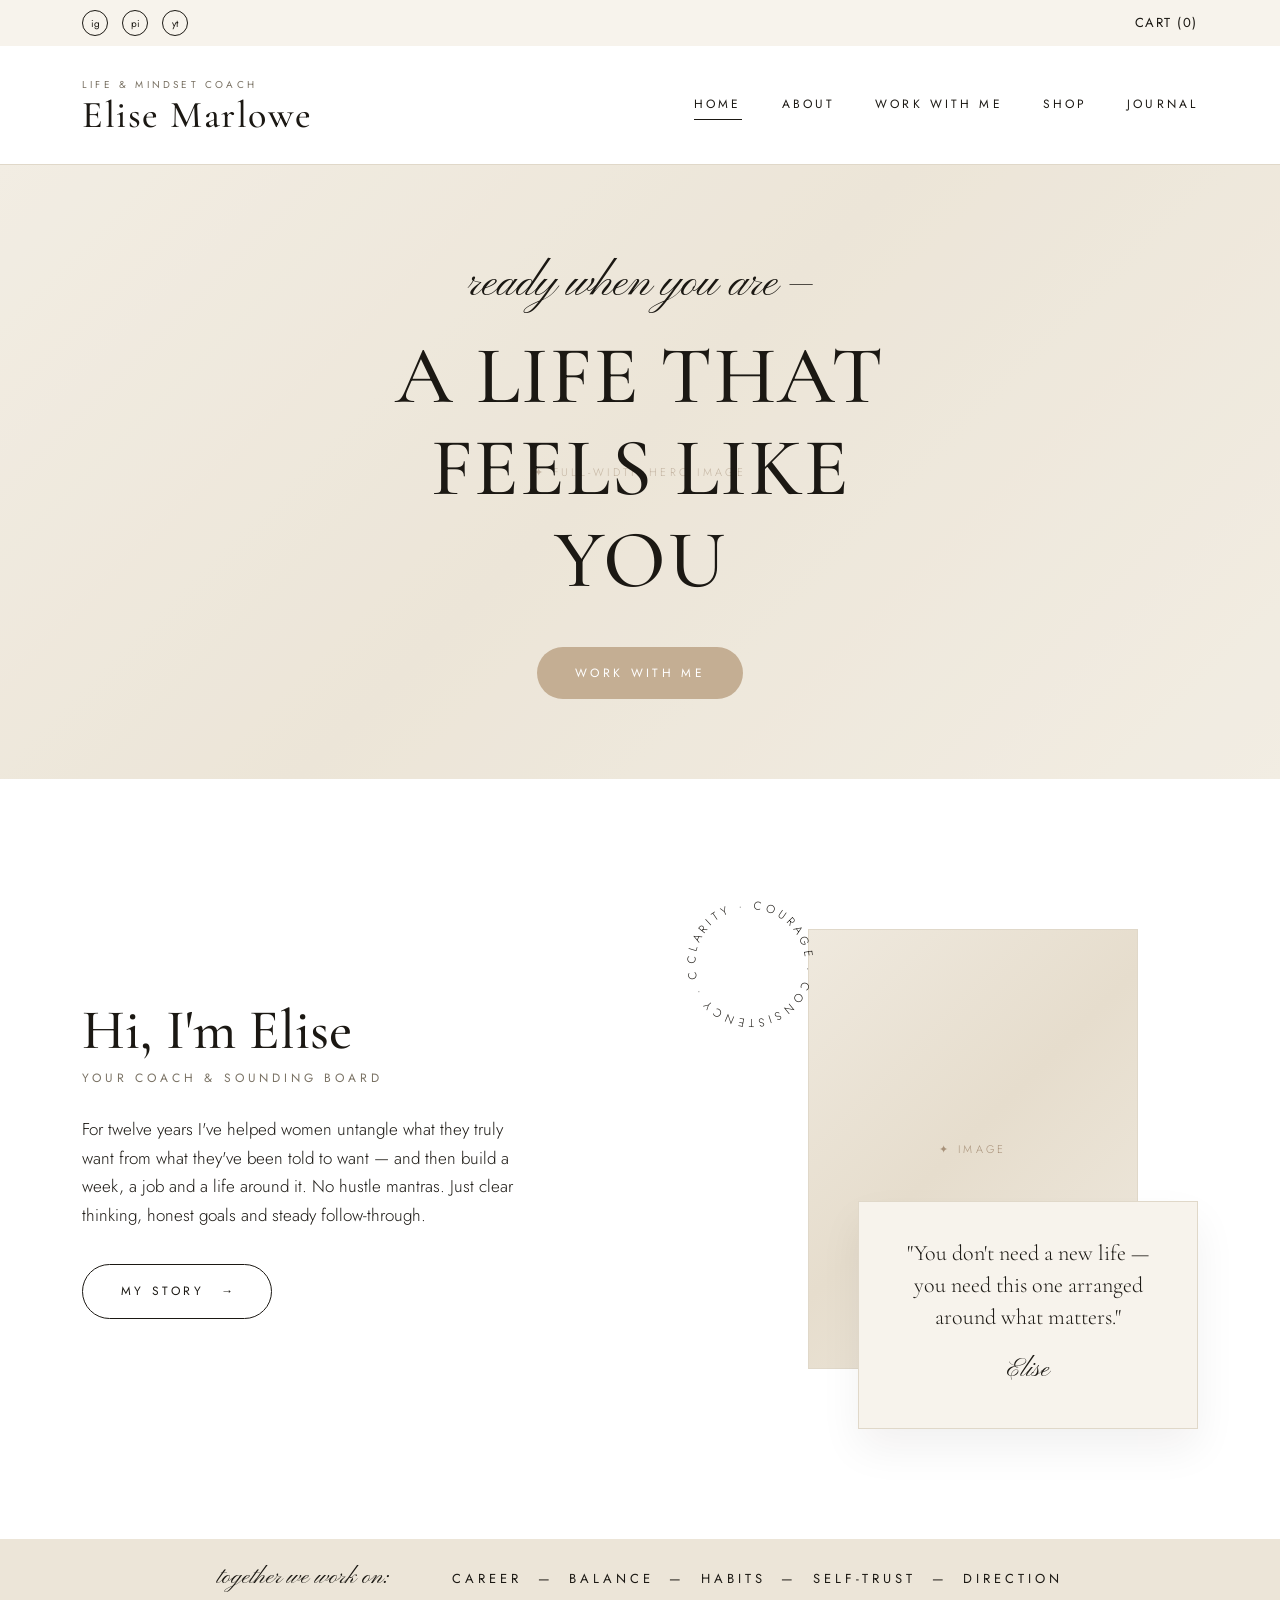
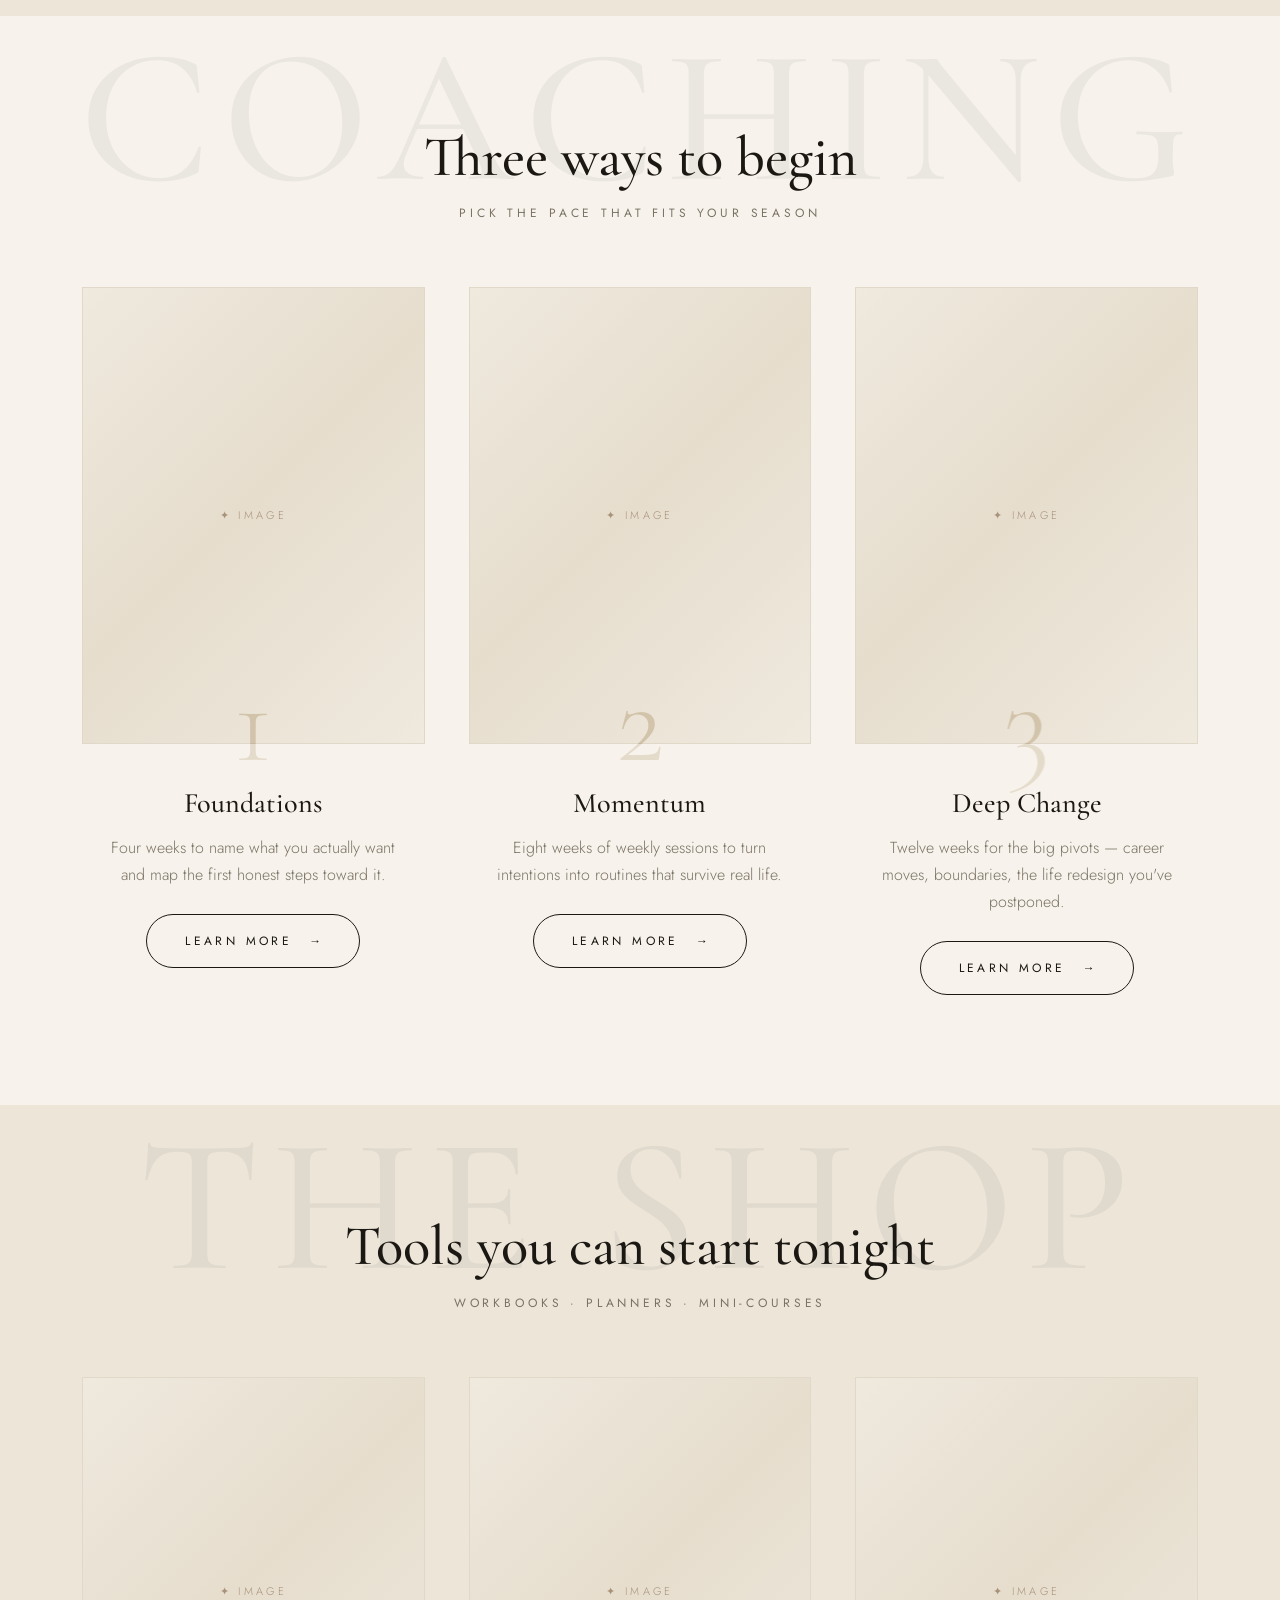
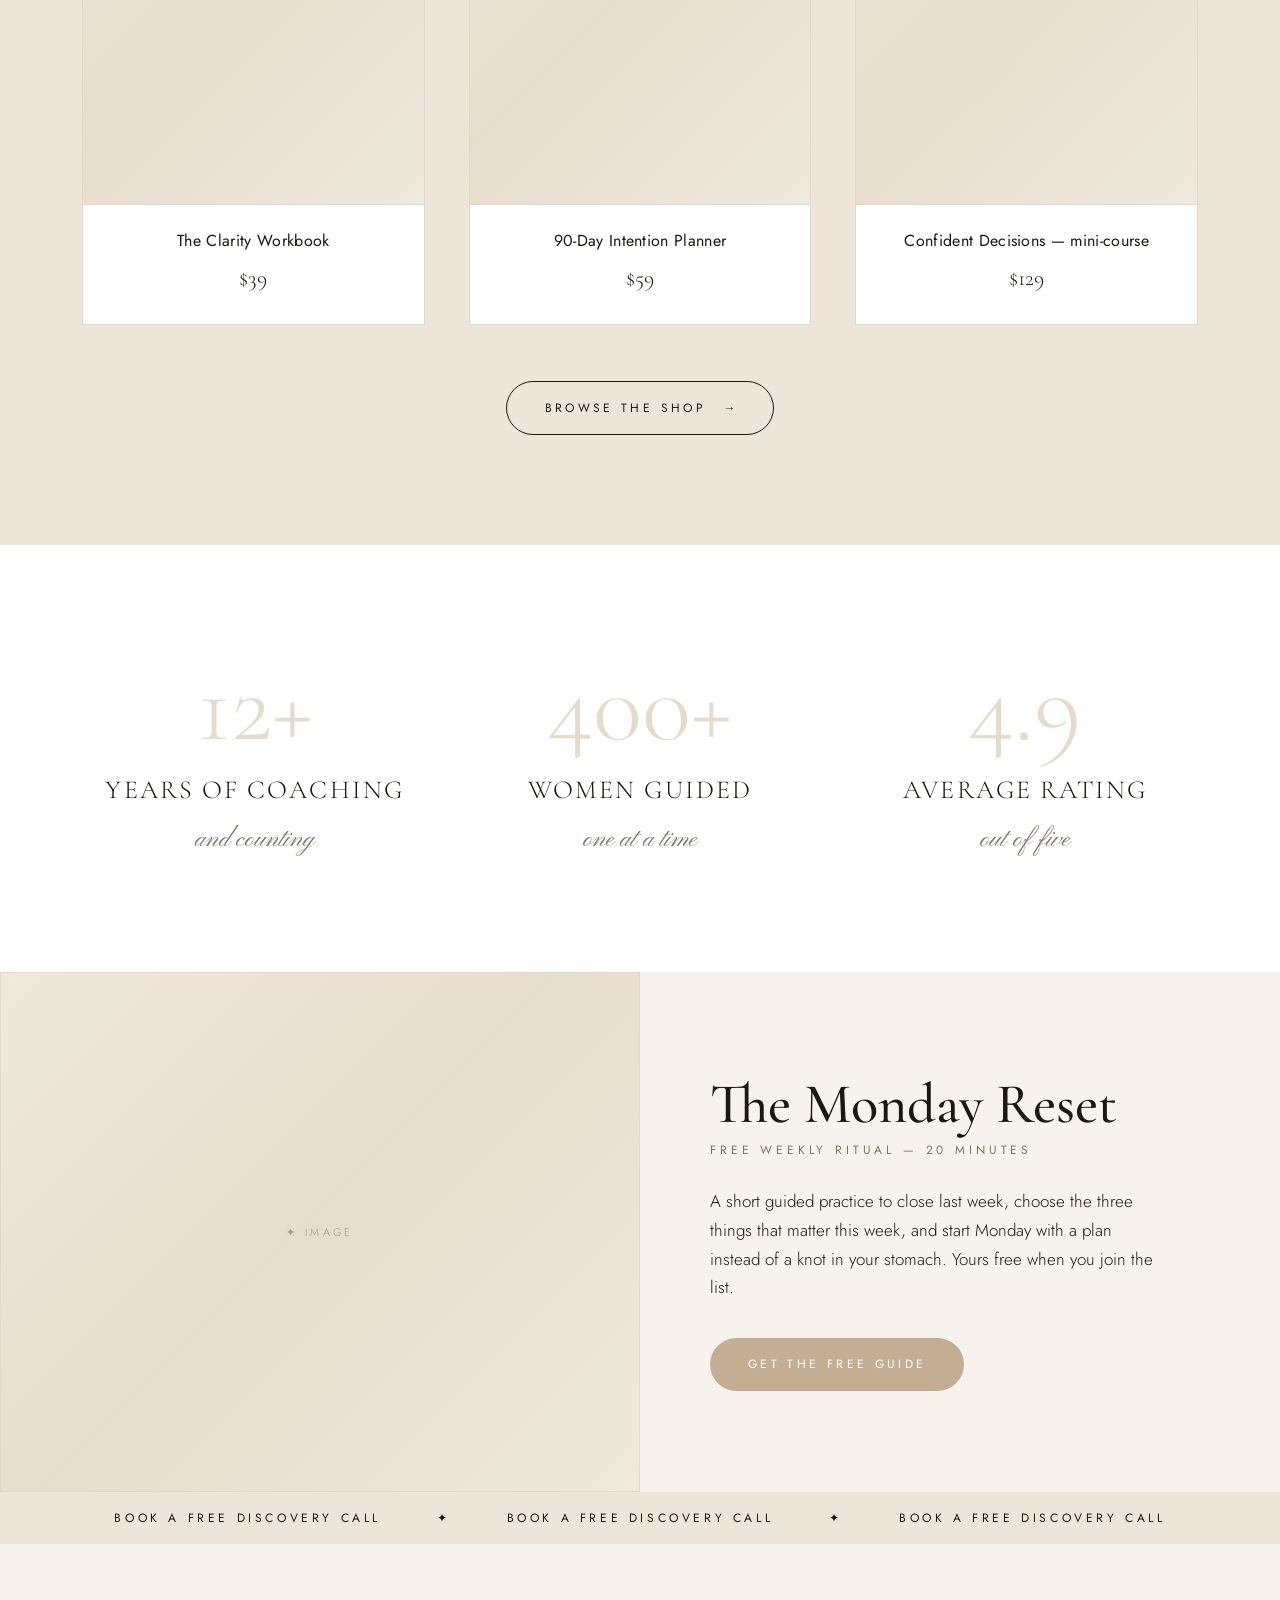
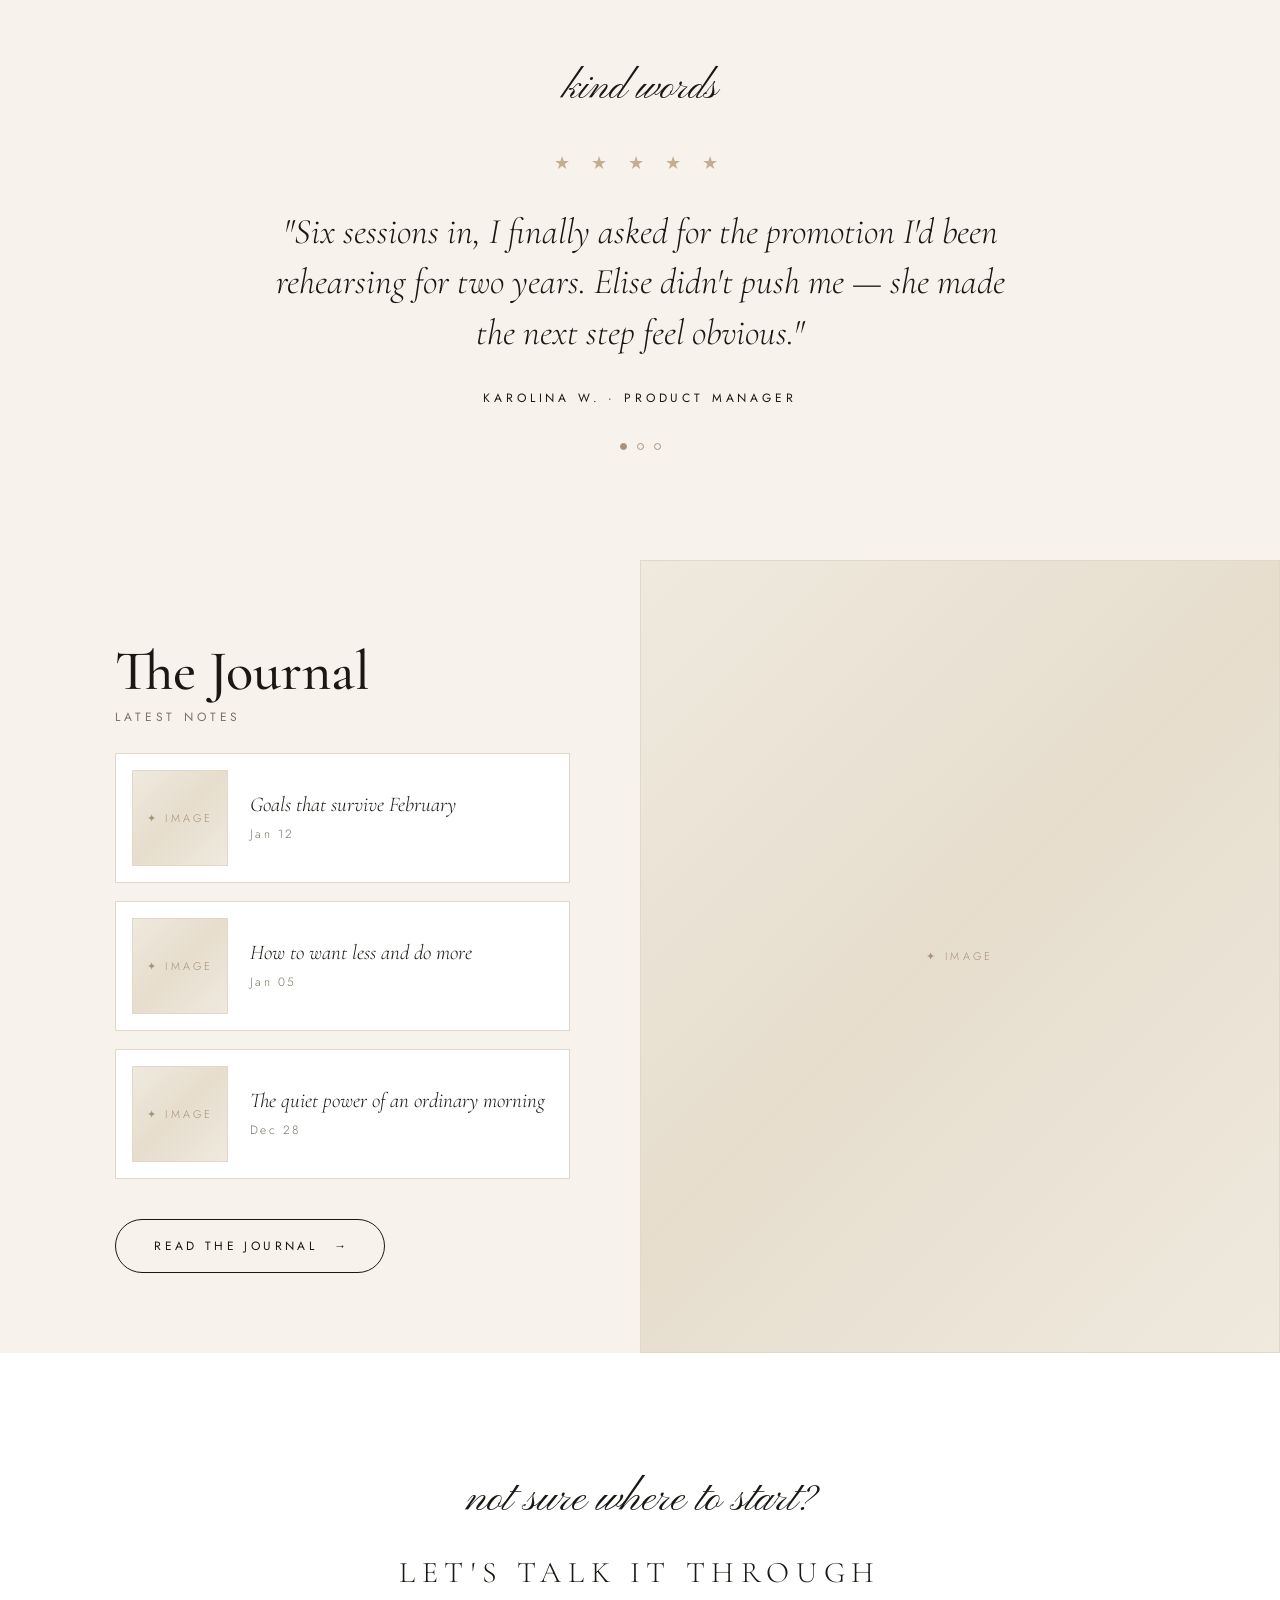
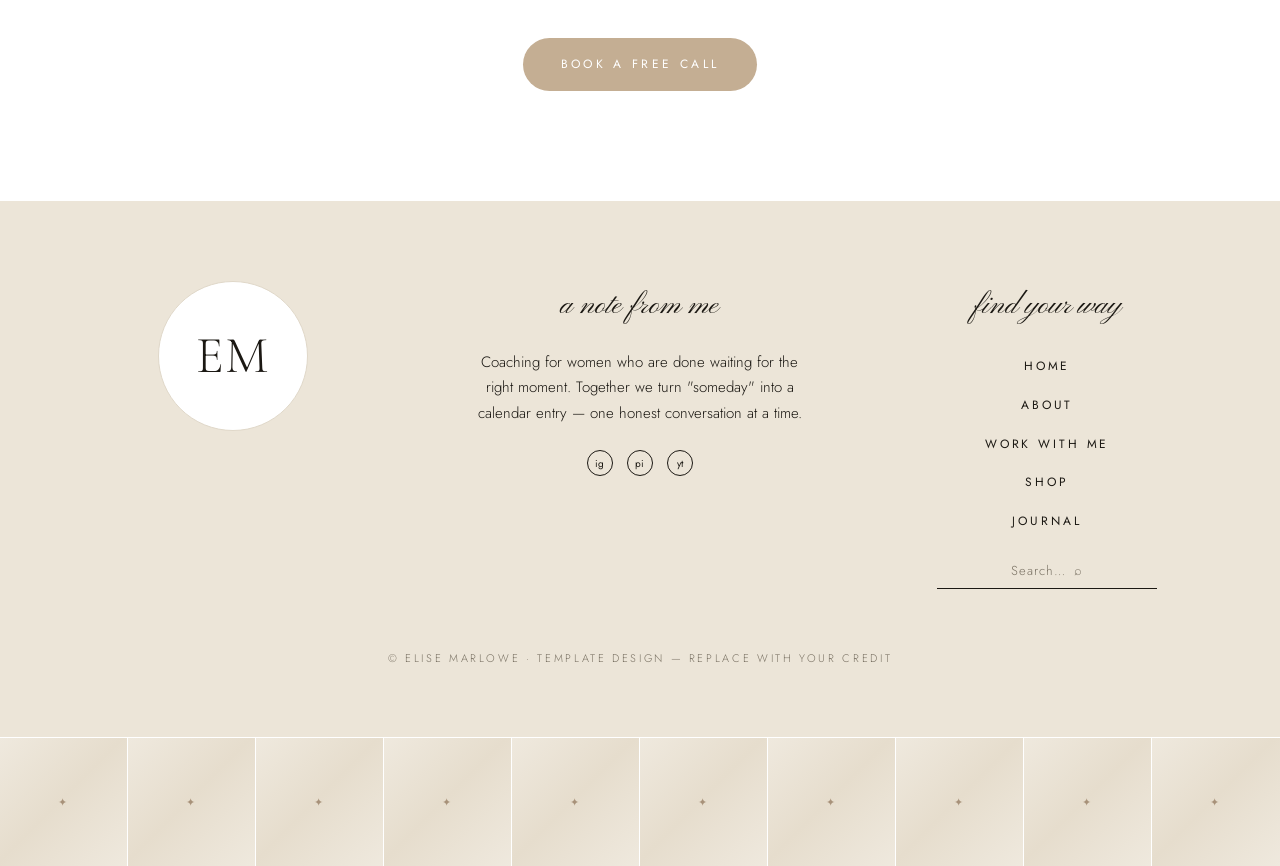
<file: index.html>
<!DOCTYPE html>
<html lang="en">
<head>
<meta charset="UTF-8">
<meta name="viewport" content="width=device-width, initial-scale=1.0">
<title>Elise Marlowe — Life & Mindset Coach</title>
<link rel="preconnect" href="https://fonts.googleapis.com">
<link rel="preconnect" href="https://fonts.gstatic.com" crossorigin>
<link href="https://fonts.googleapis.com/css2?family=Cormorant+Garamond:ital,wght@0,400;0,500;0,600;1,400;1,500&family=Jost:wght@300;400&family=Pinyon+Script&display=swap" rel="stylesheet">
<link rel="stylesheet" href="styles.css">
</head>
<body>
<div class="topbar">
  <div class="wrap">
    <div class="socials">
      <a href="#" aria-label="Instagram">ig</a>
      <a href="#" aria-label="Pinterest">pi</a>
      <a href="#" aria-label="YouTube">yt</a>
    </div>
    <div class="cart label">CART&nbsp;(0)</div>
  </div>
</div>

<header class="masthead">
  <div class="wrap">
    <a class="logo" href="index.html">
      <span class="label">life &amp; mindset coach</span>
      <span class="name">Elise Marlowe</span>
    </a>
    <nav class="main">
      <a href="index.html" class="active">Home</a>
      <a href="about.html" class="">About</a>
      <a href="work-with-me.html" class="">Work With Me</a>
      <a href="shop.html" class="">Shop</a>
      <a href="blog.html" class="">Journal</a>
    </nav>
  </div>
</header>

<!-- HERO -->
<section class="hero">
  <div class="ph hero-bg"></div>
  <div class="hero-veil"></div>
  <div class="hero-inner">
    <span class="script">ready when you are —</span>
    <h1>A life that feels like you</h1>
    <a class="btn" href="work-with-me.html">Work with me</a>
  </div>
</section>

<!-- ABOUT INTRO -->
<section class="section">
  <div class="wrap about-grid">
    <div class="about-copy">
      <h2>Hi, I'm Elise</h2>
      <span class="label">your coach &amp; sounding board</span>
      <p>For twelve years I've helped women untangle what they truly want from what they've been told to want — and then build a week, a job and a life around it. No hustle mantras. Just clear thinking, honest goals and steady follow-through.</p>
      <a class="btn ghost" href="about.html">My story <span class="arr">→</span></a>
    </div>
    <div class="about-visual">
      <svg class="badge" viewBox="0 0 150 150" aria-hidden="true">
        <defs><path id="circ" d="M 75,75 m -55,0 a 55,55 0 1,1 110,0 a 55,55 0 1,1 -110,0"/></defs>
        <text style="font-family:'Jost',sans-serif;font-size:11.5px;letter-spacing:4px;fill:#1b1813;text-transform:uppercase">
          <textPath href="#circ">CLARITY · COURAGE · CONSISTENCY · CLARITY · COURAGE ·</textPath>
        </text>
      </svg>
      <div class="ph tall"></div>
      <div class="quote-card">
        <p class="q">"You don't need a new life — you need this one arranged around what matters."</p>
        <span class="script">Elise</span>
      </div>
    </div>
  </div>
</section>

<!-- MARQUEE STRIP -->
<div class="strip">
  <div class="inner">
    <span class="script">together we work on:</span>
    <span class="label">CAREER&nbsp;&nbsp;—&nbsp;&nbsp;BALANCE&nbsp;&nbsp;—&nbsp;&nbsp;HABITS&nbsp;&nbsp;—&nbsp;&nbsp;SELF-TRUST&nbsp;&nbsp;—&nbsp;&nbsp;DIRECTION</span>
  </div>
</div>

<!-- PACKAGES -->
<section class="section cream wm" data-wm="COACHING">
  <div class="wrap">
    <div class="sec-head center">
      <h2>Three ways to begin</h2>
      <span class="label">pick the pace that fits your season</span>
    </div>
    <div class="cards-3">
      <div class="svc">
        <div class="visual"><div class="ph tall"></div><span class="num">1</span></div>
        <h3>Foundations</h3>
        <p>Four weeks to name what you actually want and map the first honest steps toward it.</p>
        <a class="btn ghost" href="work-with-me.html">Learn more <span class="arr">→</span></a>
      </div>
      <div class="svc">
        <div class="visual"><div class="ph tall"></div><span class="num">2</span></div>
        <h3>Momentum</h3>
        <p>Eight weeks of weekly sessions to turn intentions into routines that survive real life.</p>
        <a class="btn ghost" href="work-with-me.html">Learn more <span class="arr">→</span></a>
      </div>
      <div class="svc">
        <div class="visual"><div class="ph tall"></div><span class="num">3</span></div>
        <h3>Deep Change</h3>
        <p>Twelve weeks for the big pivots — career moves, boundaries, the life redesign you've postponed.</p>
        <a class="btn ghost" href="work-with-me.html">Learn more <span class="arr">→</span></a>
      </div>
    </div>
  </div>
</section>

<!-- DIGITAL PRODUCTS -->
<section class="section linen wm" data-wm="THE SHOP">
  <div class="wrap">
    <div class="sec-head center">
      <h2>Tools you can start tonight</h2>
      <span class="label">workbooks&nbsp;·&nbsp;planners&nbsp;·&nbsp;mini-courses</span>
    </div>
    <div class="cards-3">
      <div class="prod">
        <div class="ph"></div>
        <div class="body">
          <div class="title">The Clarity Workbook</div>
          <div class="price">$39</div>
        </div>
      </div>
      <div class="prod">
        <div class="ph"></div>
        <div class="body">
          <div class="title">90-Day Intention Planner</div>
          <div class="price">$59</div>
        </div>
      </div>
      <div class="prod">
        <div class="ph"></div>
        <div class="body">
          <div class="title">Confident Decisions — mini-course</div>
          <div class="price">$129</div>
        </div>
      </div>
    </div>
    <div class="center" style="margin-top:56px">
      <a class="btn ghost" href="shop.html">Browse the shop <span class="arr">→</span></a>
    </div>
  </div>
</section>

<!-- STATS -->
<section class="section">
  <div class="wrap stats">
    <div class="stat">
      <div class="big">12+</div>
      <div class="what">Years of coaching</div>
      <span class="script">and counting</span>
    </div>
    <div class="stat">
      <div class="big">400+</div>
      <div class="what">Women guided</div>
      <span class="script">one at a time</span>
    </div>
    <div class="stat">
      <div class="big">4.9</div>
      <div class="what">Average rating</div>
      <span class="script">out of five</span>
    </div>
  </div>
</section>

<!-- FREE GUIDE -->
<section class="split">
  <div class="media"><div class="ph"></div></div>
  <div class="content">
    <h2>The Monday Reset</h2>
    <span class="label">free weekly ritual — 20 minutes</span>
    <p>A short guided practice to close last week, choose the three things that matter this week, and start Monday with a plan instead of a knot in your stomach. Yours free when you join the list.</p>
    <div><a class="btn" href="#">Get the free guide</a></div>
  </div>
</section>

<!-- TICKER -->
<div class="ticker">
  <div class="inner">
    <span>Book a free discovery call</span><span>✦</span>
    <span>Book a free discovery call</span><span>✦</span>
    <span>Book a free discovery call</span>
  </div>
</div>

<!-- TESTIMONIAL -->
<section class="section cream">
  <div class="wrap center">
    <span class="script" style="font-size:40px;display:block;margin-bottom:26px">kind words</span>
    <div class="testi">
      <div class="stars">★ ★ ★ ★ ★</div>
      <p class="q">"Six sessions in, I finally asked for the promotion I'd been rehearsing for two years. Elise didn't push me — she made the next step feel obvious."</p>
      <div class="who label">Karolina&nbsp;W. · product manager</div>
      <div class="dots"><i class="on"></i><i></i><i></i></div>
    </div>
  </div>
</section>

<!-- BLOG PREVIEW -->
<section class="split flip">
  <div class="media"><div class="ph"></div></div>
  <div class="content">
    <h2>The Journal</h2>
    <span class="label">latest notes</span>
    <div class="blog-list">
      <a class="post-row" href="blog.html">
        <div class="ph square"></div>
        <div><div class="t">Goals that survive February</div><div class="d">Jan 12</div></div>
      </a>
      <a class="post-row" href="blog.html">
        <div class="ph square"></div>
        <div><div class="t">How to want less and do more</div><div class="d">Jan 05</div></div>
      </a>
      <a class="post-row" href="blog.html">
        <div class="ph square"></div>
        <div><div class="t">The quiet power of an ordinary morning</div><div class="d">Dec 28</div></div>
      </a>
    </div>
    <div><a class="btn ghost" href="blog.html">Read the journal <span class="arr">→</span></a></div>
  </div>
</section>

<!-- CTA -->
<section class="section cta-band">
  <div class="wrap">
    <span class="script">not sure where to start?</span>
    <div class="line serif">Let's talk it through</div>
    <a class="btn" href="work-with-me.html">Book a free call</a>
  </div>
</section>

<footer>
  <div class="wrap foot-grid">
    <div class="foot-col">
      <div class="monogram">EM</div>
    </div>
    <div class="foot-col">
      <span class="script">a note from me</span>
      <p>Coaching for women who are done waiting for the right moment. Together we turn "someday" into a calendar entry — one honest conversation at a time.</p>
      <div class="socials foot-socials">
        <a href="#" aria-label="Instagram">ig</a>
        <a href="#" aria-label="Pinterest">pi</a>
        <a href="#" aria-label="YouTube">yt</a>
      </div>
    </div>
    <div class="foot-col">
      <span class="script">find your way</span>
      <ul>
        <li><a href="index.html">Home</a></li>
        <li><a href="about.html">About</a></li>
        <li><a href="work-with-me.html">Work With Me</a></li>
        <li><a href="shop.html">Shop</a></li>
        <li><a href="blog.html">Journal</a></li>
      </ul>
      <div class="foot-search"><span>Search…</span><span>⌕</span></div>
    </div>
  </div>
  <div class="credit wrap">© Elise Marlowe · Template design — replace with your credit</div>
</footer>

<div class="insta-strip">
  <div class="ph"></div><div class="ph"></div><div class="ph"></div><div class="ph"></div><div class="ph"></div>
  <div class="ph"></div><div class="ph"></div><div class="ph"></div><div class="ph"></div><div class="ph"></div>
</div>
</body>
</html>
</file>
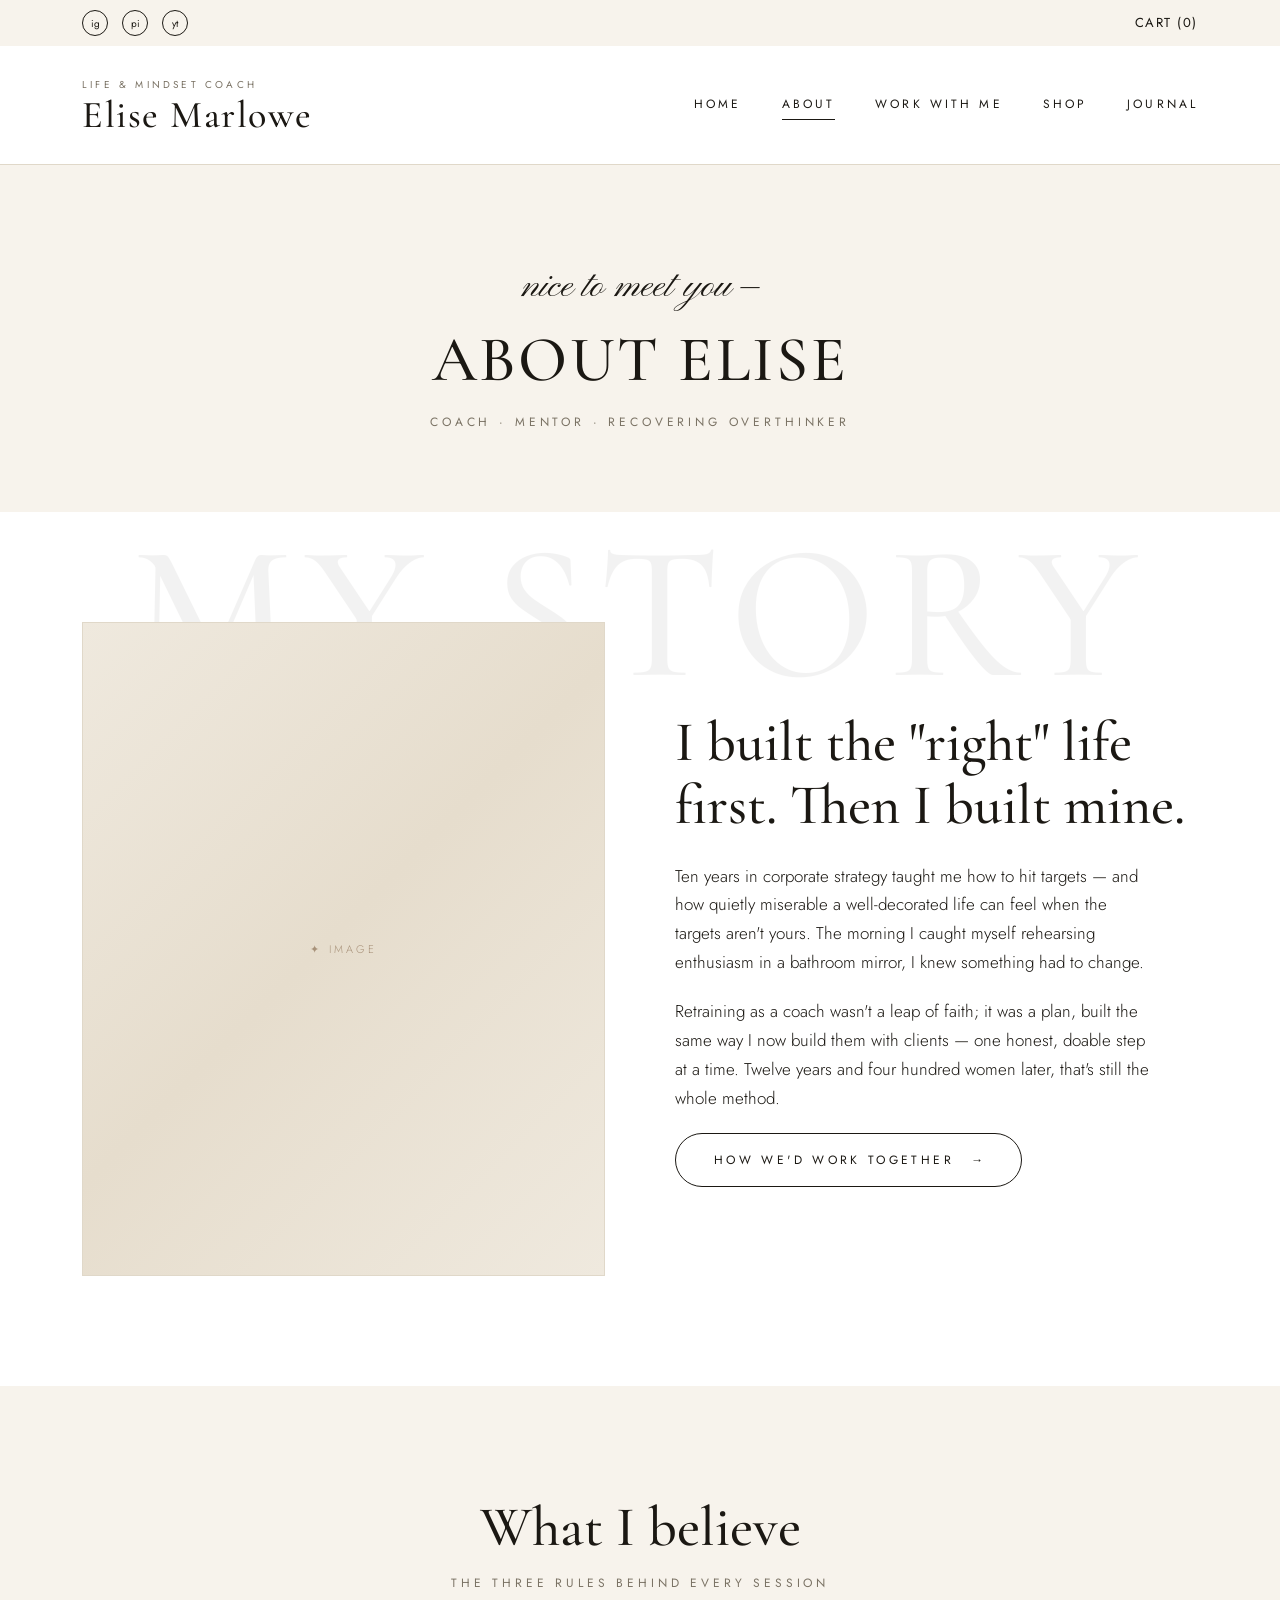
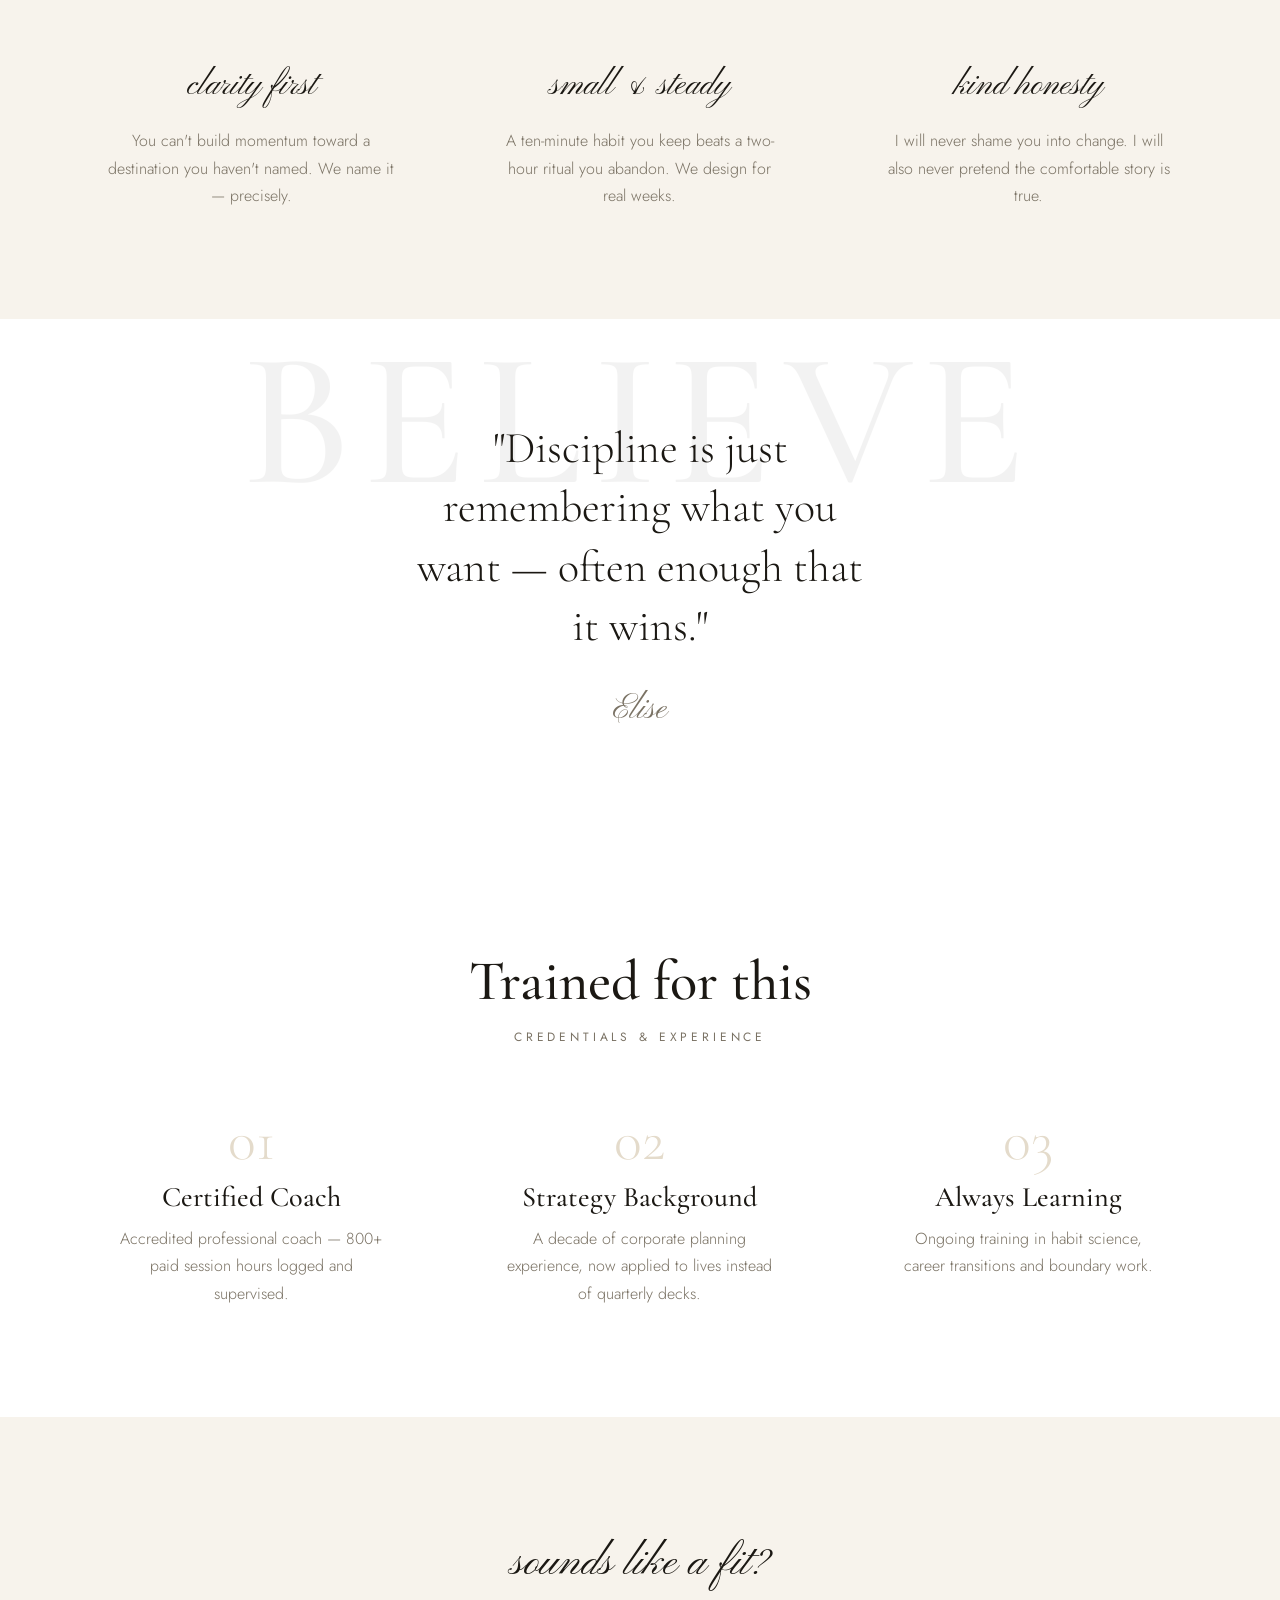
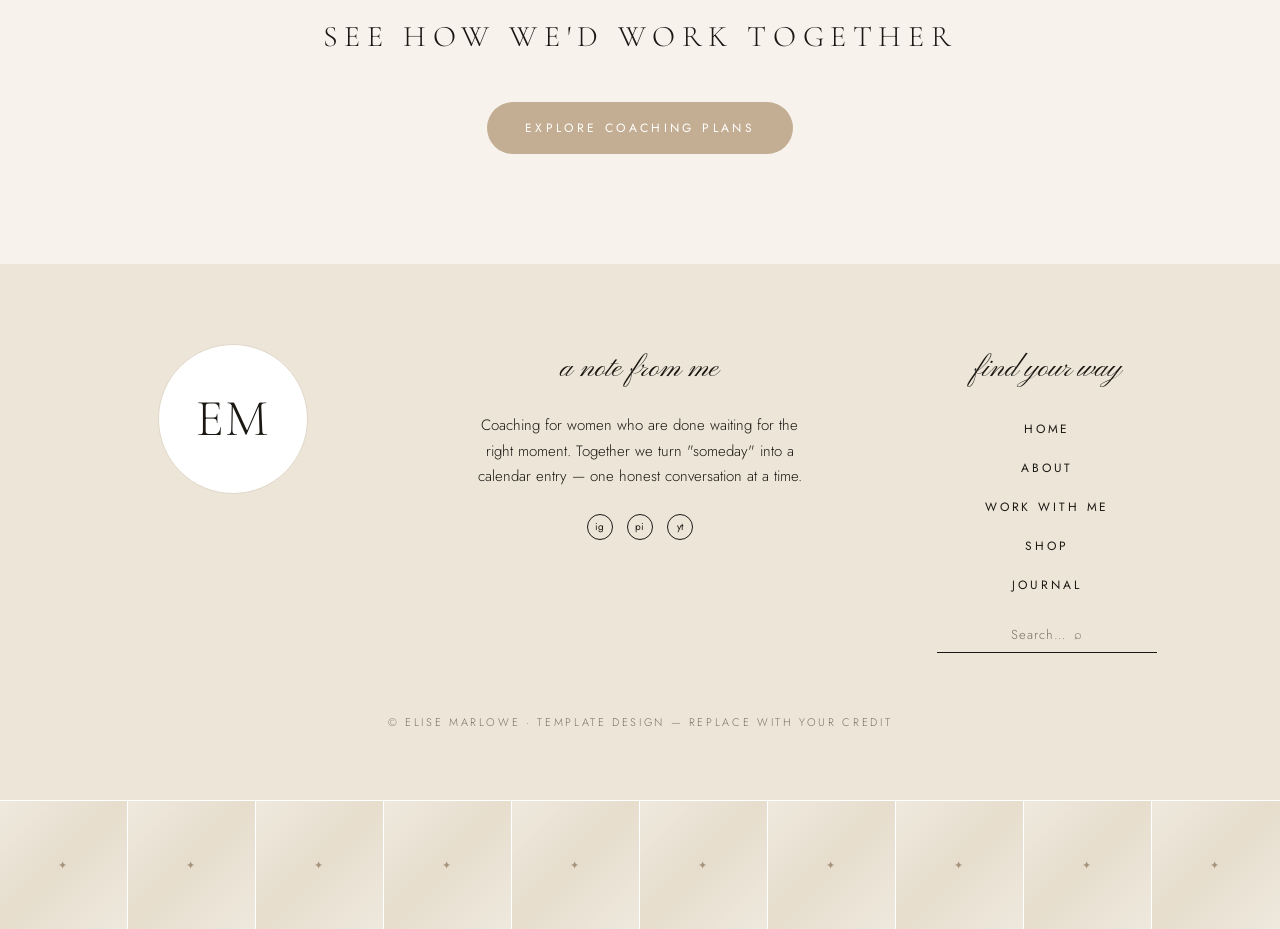
<file: about.html>
<!DOCTYPE html>
<html lang="en">
<head>
<meta charset="UTF-8">
<meta name="viewport" content="width=device-width, initial-scale=1.0">
<title>About — Elise Marlowe</title>
<link rel="preconnect" href="https://fonts.googleapis.com">
<link rel="preconnect" href="https://fonts.gstatic.com" crossorigin>
<link href="https://fonts.googleapis.com/css2?family=Cormorant+Garamond:ital,wght@0,400;0,500;0,600;1,400;1,500&family=Jost:wght@300;400&family=Pinyon+Script&display=swap" rel="stylesheet">
<link rel="stylesheet" href="styles.css">
</head>
<body>
<div class="topbar">
  <div class="wrap">
    <div class="socials">
      <a href="#" aria-label="Instagram">ig</a>
      <a href="#" aria-label="Pinterest">pi</a>
      <a href="#" aria-label="YouTube">yt</a>
    </div>
    <div class="cart label">CART&nbsp;(0)</div>
  </div>
</div>

<header class="masthead">
  <div class="wrap">
    <a class="logo" href="index.html">
      <span class="label">life &amp; mindset coach</span>
      <span class="name">Elise Marlowe</span>
    </a>
    <nav class="main">
      <a href="index.html" class="">Home</a>
      <a href="about.html" class="active">About</a>
      <a href="work-with-me.html" class="">Work With Me</a>
      <a href="shop.html" class="">Shop</a>
      <a href="blog.html" class="">Journal</a>
    </nav>
  </div>
</header>

<!-- PAGE HERO -->
<section class="page-hero">
  <span class="script">nice to meet you —</span>
  <h1>About Elise</h1>
  <span class="label">coach · mentor · recovering overthinker</span>
</section>

<!-- STORY -->
<section class="section wm" data-wm="MY STORY">
  <div class="wrap story">
    <div class="ph tall"></div>
    <div>
      <h2>I built the "right" life first. Then I built mine.</h2>
      <p>Ten years in corporate strategy taught me how to hit targets — and how quietly miserable a well-decorated life can feel when the targets aren't yours. The morning I caught myself rehearsing enthusiasm in a bathroom mirror, I knew something had to change.</p>
      <p>Retraining as a coach wasn't a leap of faith; it was a plan, built the same way I now build them with clients — one honest, doable step at a time. Twelve years and four hundred women later, that's still the whole method.</p>
      <a class="btn ghost" href="work-with-me.html">How we'd work together <span class="arr">→</span></a>
    </div>
  </div>
</section>

<!-- VALUES -->
<section class="section cream">
  <div class="wrap">
    <div class="sec-head center">
      <h2>What I believe</h2>
      <span class="label">the three rules behind every session</span>
    </div>
    <div class="vals">
      <div>
        <span class="script">clarity first</span>
        <p>You can't build momentum toward a destination you haven't named. We name it — precisely.</p>
      </div>
      <div>
        <span class="script">small &amp; steady</span>
        <p>A ten-minute habit you keep beats a two-hour ritual you abandon. We design for real weeks.</p>
      </div>
      <div>
        <span class="script">kind honesty</span>
        <p>I will never shame you into change. I will also never pretend the comfortable story is true.</p>
      </div>
    </div>
  </div>
</section>

<!-- QUOTE BAND -->
<section class="quote-band linen wm" data-wm="BELIEVE">
  <div class="wrap">
    <p class="q">"Discipline is just remembering what you want — often enough that it wins."</p>
    <span class="script">Elise</span>
  </div>
</section>

<!-- CREDENTIALS -->
<section class="section">
  <div class="wrap">
    <div class="sec-head center">
      <h2>Trained for this</h2>
      <span class="label">credentials &amp; experience</span>
    </div>
    <div class="steps">
      <div class="step">
        <h3>Certified Coach</h3>
        <p>Accredited professional coach — 800+ paid session hours logged and supervised.</p>
      </div>
      <div class="step">
        <h3>Strategy Background</h3>
        <p>A decade of corporate planning experience, now applied to lives instead of quarterly decks.</p>
      </div>
      <div class="step">
        <h3>Always Learning</h3>
        <p>Ongoing training in habit science, career transitions and boundary work.</p>
      </div>
    </div>
  </div>
</section>

<!-- CTA -->
<section class="section cream cta-band">
  <div class="wrap">
    <span class="script">sounds like a fit?</span>
    <div class="line serif">See how we'd work together</div>
    <a class="btn" href="work-with-me.html">Explore coaching plans</a>
  </div>
</section>

<footer>
  <div class="wrap foot-grid">
    <div class="foot-col">
      <div class="monogram">EM</div>
    </div>
    <div class="foot-col">
      <span class="script">a note from me</span>
      <p>Coaching for women who are done waiting for the right moment. Together we turn "someday" into a calendar entry — one honest conversation at a time.</p>
      <div class="socials foot-socials">
        <a href="#" aria-label="Instagram">ig</a>
        <a href="#" aria-label="Pinterest">pi</a>
        <a href="#" aria-label="YouTube">yt</a>
      </div>
    </div>
    <div class="foot-col">
      <span class="script">find your way</span>
      <ul>
        <li><a href="index.html">Home</a></li>
        <li><a href="about.html">About</a></li>
        <li><a href="work-with-me.html">Work With Me</a></li>
        <li><a href="shop.html">Shop</a></li>
        <li><a href="blog.html">Journal</a></li>
      </ul>
      <div class="foot-search"><span>Search…</span><span>⌕</span></div>
    </div>
  </div>
  <div class="credit wrap">© Elise Marlowe · Template design — replace with your credit</div>
</footer>

<div class="insta-strip">
  <div class="ph"></div><div class="ph"></div><div class="ph"></div><div class="ph"></div><div class="ph"></div>
  <div class="ph"></div><div class="ph"></div><div class="ph"></div><div class="ph"></div><div class="ph"></div>
</div>
</body>
</html>
</file>
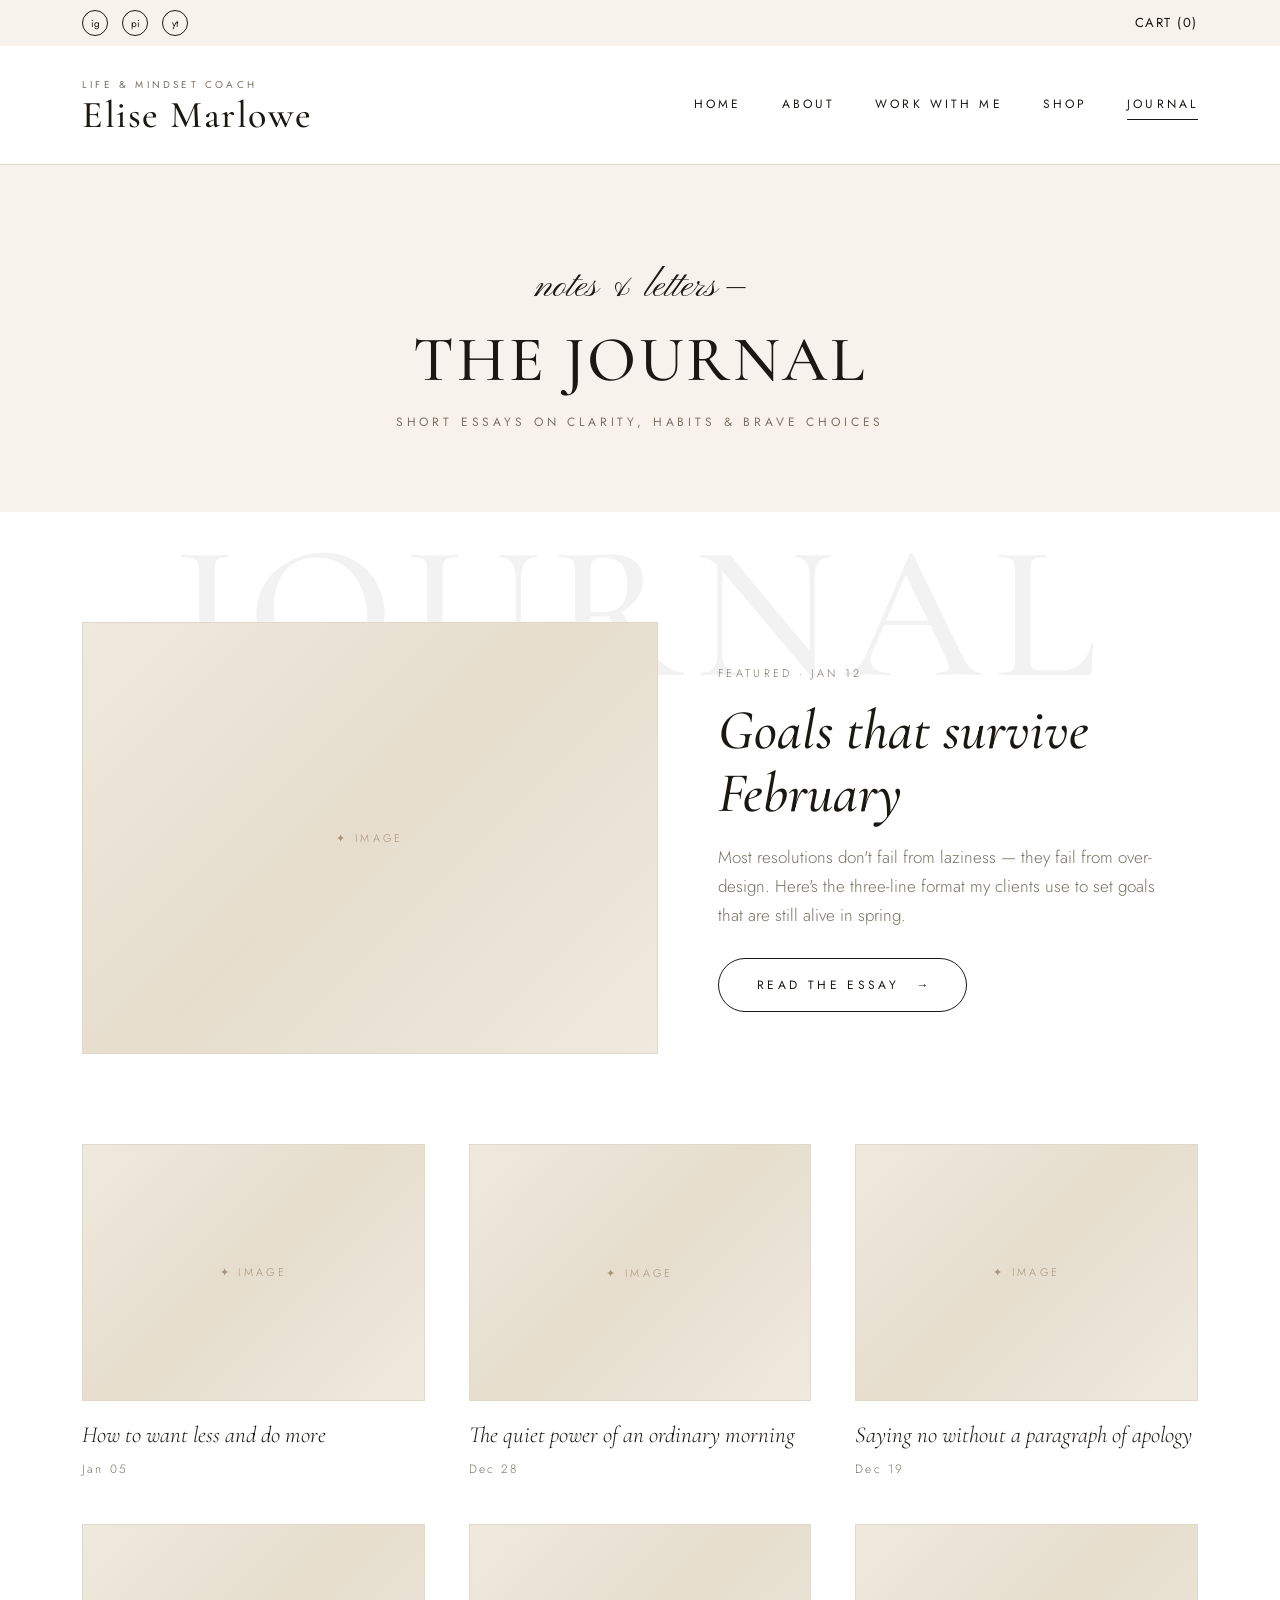
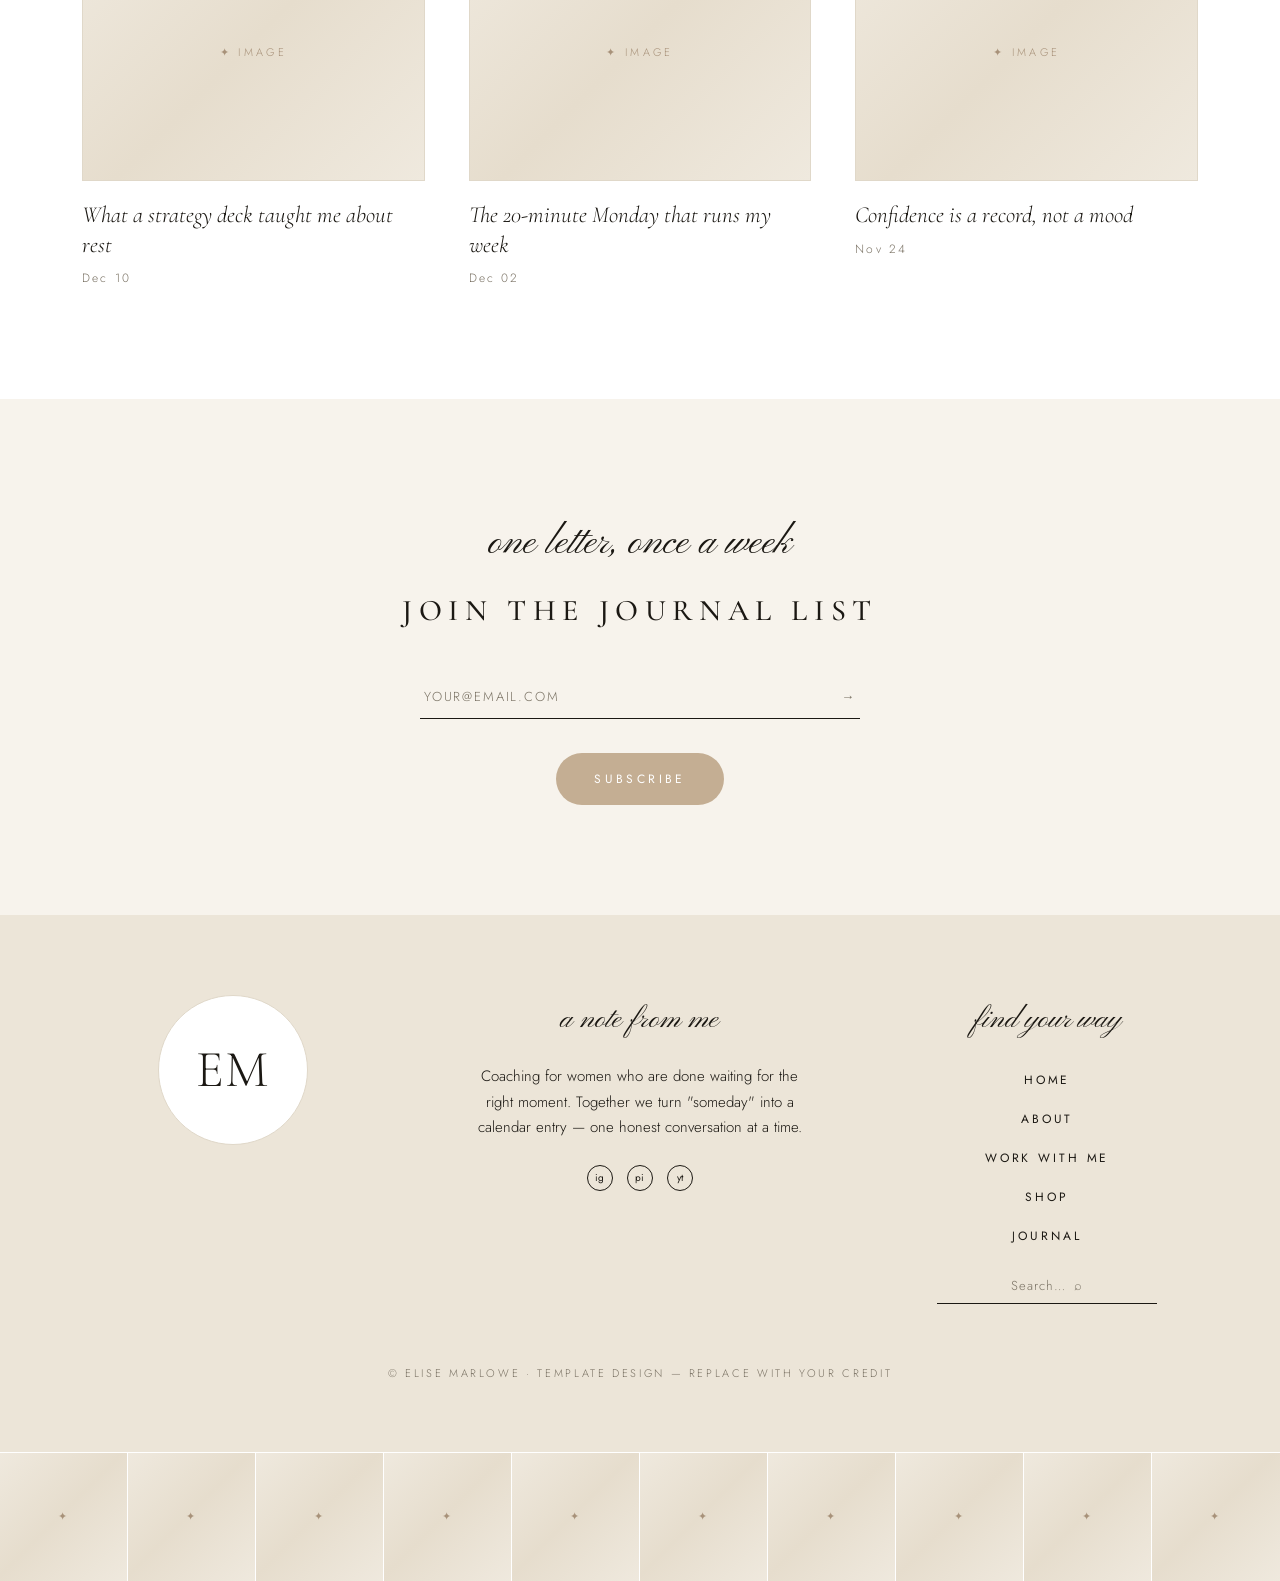
<file: blog.html>
<!DOCTYPE html>
<html lang="en">
<head>
<meta charset="UTF-8">
<meta name="viewport" content="width=device-width, initial-scale=1.0">
<title>The Journal — Elise Marlowe</title>
<link rel="preconnect" href="https://fonts.googleapis.com">
<link rel="preconnect" href="https://fonts.gstatic.com" crossorigin>
<link href="https://fonts.googleapis.com/css2?family=Cormorant+Garamond:ital,wght@0,400;0,500;0,600;1,400;1,500&family=Jost:wght@300;400&family=Pinyon+Script&display=swap" rel="stylesheet">
<link rel="stylesheet" href="styles.css">
</head>
<body>
<div class="topbar">
  <div class="wrap">
    <div class="socials">
      <a href="#" aria-label="Instagram">ig</a>
      <a href="#" aria-label="Pinterest">pi</a>
      <a href="#" aria-label="YouTube">yt</a>
    </div>
    <div class="cart label">CART&nbsp;(0)</div>
  </div>
</div>

<header class="masthead">
  <div class="wrap">
    <a class="logo" href="index.html">
      <span class="label">life &amp; mindset coach</span>
      <span class="name">Elise Marlowe</span>
    </a>
    <nav class="main">
      <a href="index.html" class="">Home</a>
      <a href="about.html" class="">About</a>
      <a href="work-with-me.html" class="">Work With Me</a>
      <a href="shop.html" class="">Shop</a>
      <a href="blog.html" class="active">Journal</a>
    </nav>
  </div>
</header>

<!-- PAGE HERO -->
<section class="page-hero">
  <span class="script">notes &amp; letters —</span>
  <h1>The Journal</h1>
  <span class="label">short essays on clarity, habits &amp; brave choices</span>
</section>

<!-- FEATURED -->
<section class="section wm" data-wm="JOURNAL">
  <div class="wrap">
    <div class="feat-post">
      <div class="ph"></div>
      <div>
        <span class="k">Featured · Jan 12</span>
        <h2>Goals that survive February</h2>
        <p>Most resolutions don't fail from laziness — they fail from over-design. Here's the three-line format my clients use to set goals that are still alive in spring.</p>
        <a class="btn ghost" href="#">Read the essay <span class="arr">→</span></a>
      </div>
    </div>

    <div class="post-grid">
      <a class="post-card" href="#">
        <div class="ph"></div>
        <div class="t">How to want less and do more</div>
        <div class="d">Jan 05</div>
      </a>
      <a class="post-card" href="#">
        <div class="ph"></div>
        <div class="t">The quiet power of an ordinary morning</div>
        <div class="d">Dec 28</div>
      </a>
      <a class="post-card" href="#">
        <div class="ph"></div>
        <div class="t">Saying no without a paragraph of apology</div>
        <div class="d">Dec 19</div>
      </a>
      <a class="post-card" href="#">
        <div class="ph"></div>
        <div class="t">What a strategy deck taught me about rest</div>
        <div class="d">Dec 10</div>
      </a>
      <a class="post-card" href="#">
        <div class="ph"></div>
        <div class="t">The 20-minute Monday that runs my week</div>
        <div class="d">Dec 02</div>
      </a>
      <a class="post-card" href="#">
        <div class="ph"></div>
        <div class="t">Confidence is a record, not a mood</div>
        <div class="d">Nov 24</div>
      </a>
    </div>
  </div>
</section>

<!-- NEWSLETTER -->
<section class="section cream news-band">
  <div class="wrap">
    <span class="script" style="font-size:40px;display:block;margin-bottom:8px">one letter, once a week</span>
    <div class="line serif" style="font-size:clamp(20px,2.4vw,30px);letter-spacing:.22em;text-transform:uppercase;margin-bottom:40px">Join the Journal list</div>
    <div class="fake-input"><span>your@email.com</span><span>→</span></div>
    <div style="margin-top:34px"><a class="btn" href="#">Subscribe</a></div>
  </div>
</section>

<footer>
  <div class="wrap foot-grid">
    <div class="foot-col">
      <div class="monogram">EM</div>
    </div>
    <div class="foot-col">
      <span class="script">a note from me</span>
      <p>Coaching for women who are done waiting for the right moment. Together we turn "someday" into a calendar entry — one honest conversation at a time.</p>
      <div class="socials foot-socials">
        <a href="#" aria-label="Instagram">ig</a>
        <a href="#" aria-label="Pinterest">pi</a>
        <a href="#" aria-label="YouTube">yt</a>
      </div>
    </div>
    <div class="foot-col">
      <span class="script">find your way</span>
      <ul>
        <li><a href="index.html">Home</a></li>
        <li><a href="about.html">About</a></li>
        <li><a href="work-with-me.html">Work With Me</a></li>
        <li><a href="shop.html">Shop</a></li>
        <li><a href="blog.html">Journal</a></li>
      </ul>
      <div class="foot-search"><span>Search…</span><span>⌕</span></div>
    </div>
  </div>
  <div class="credit wrap">© Elise Marlowe · Template design — replace with your credit</div>
</footer>

<div class="insta-strip">
  <div class="ph"></div><div class="ph"></div><div class="ph"></div><div class="ph"></div><div class="ph"></div>
  <div class="ph"></div><div class="ph"></div><div class="ph"></div><div class="ph"></div><div class="ph"></div>
</div>
</body>
</html>
</file>
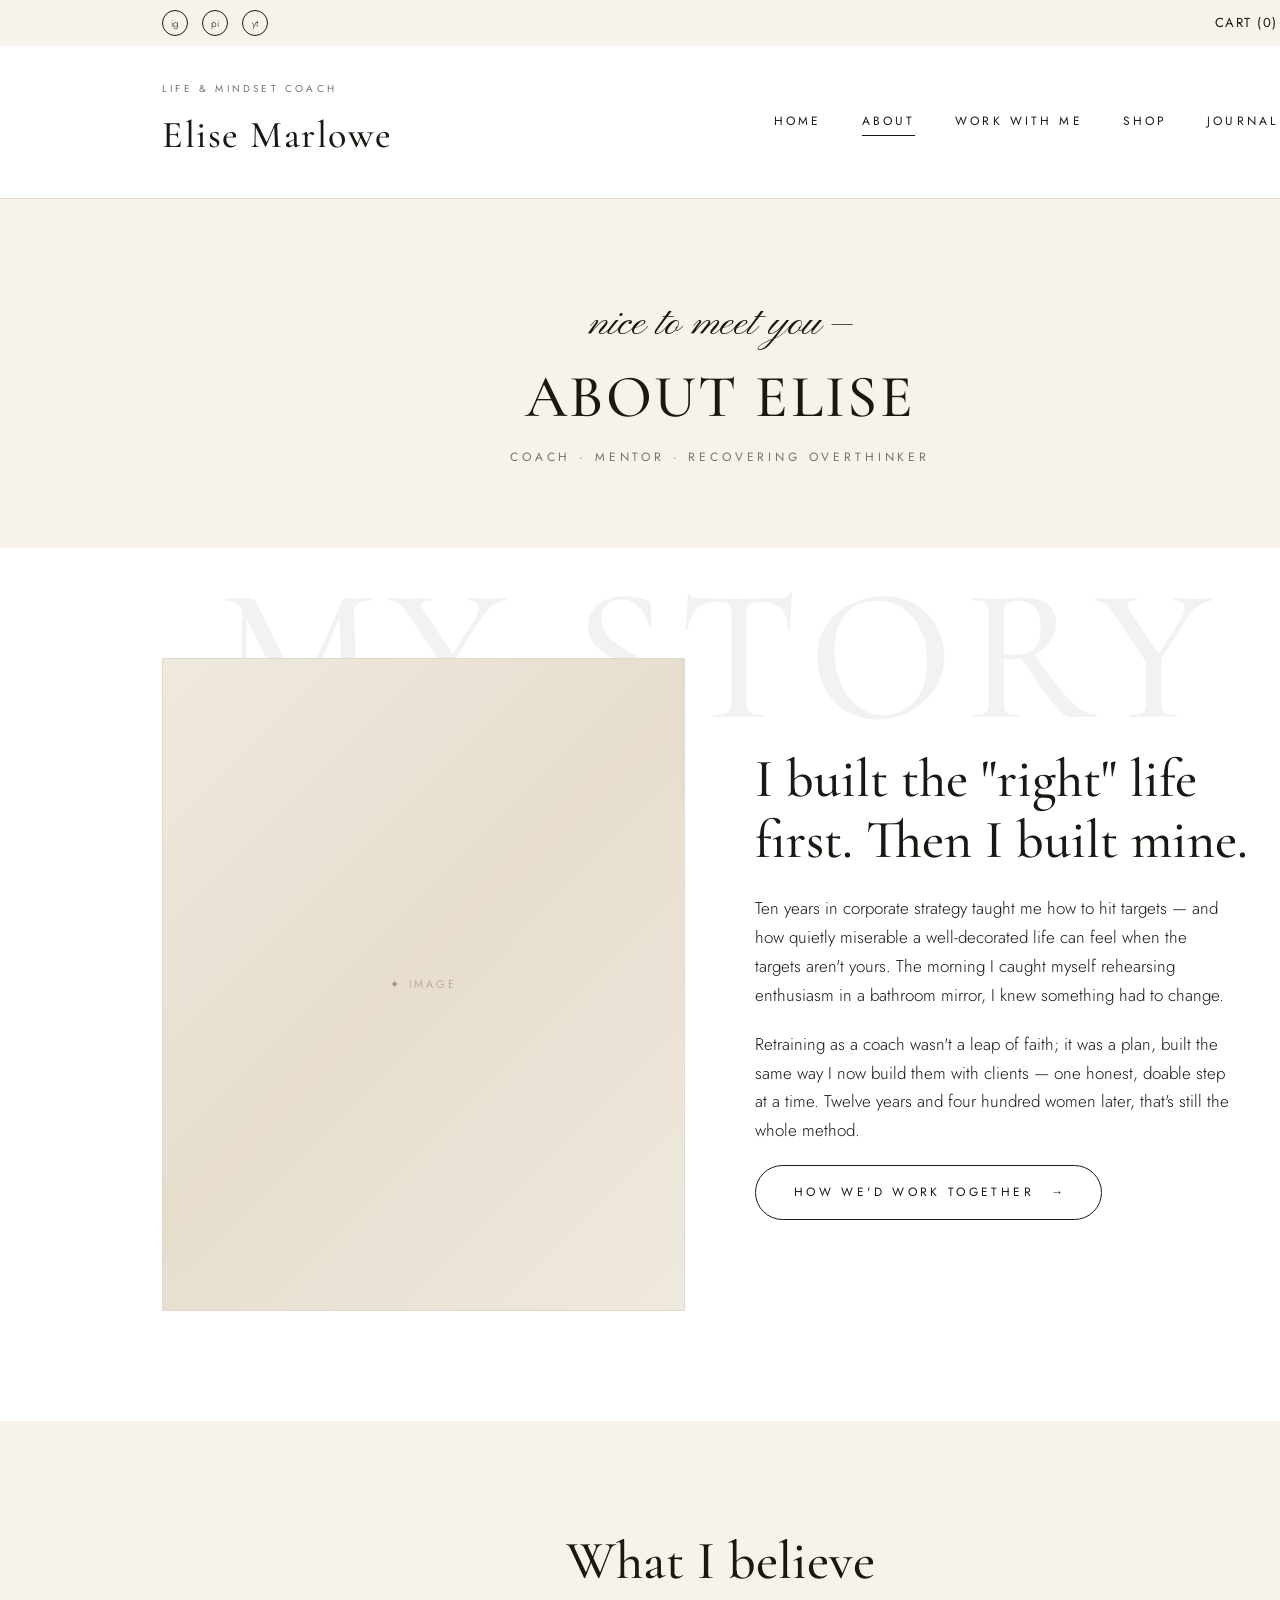
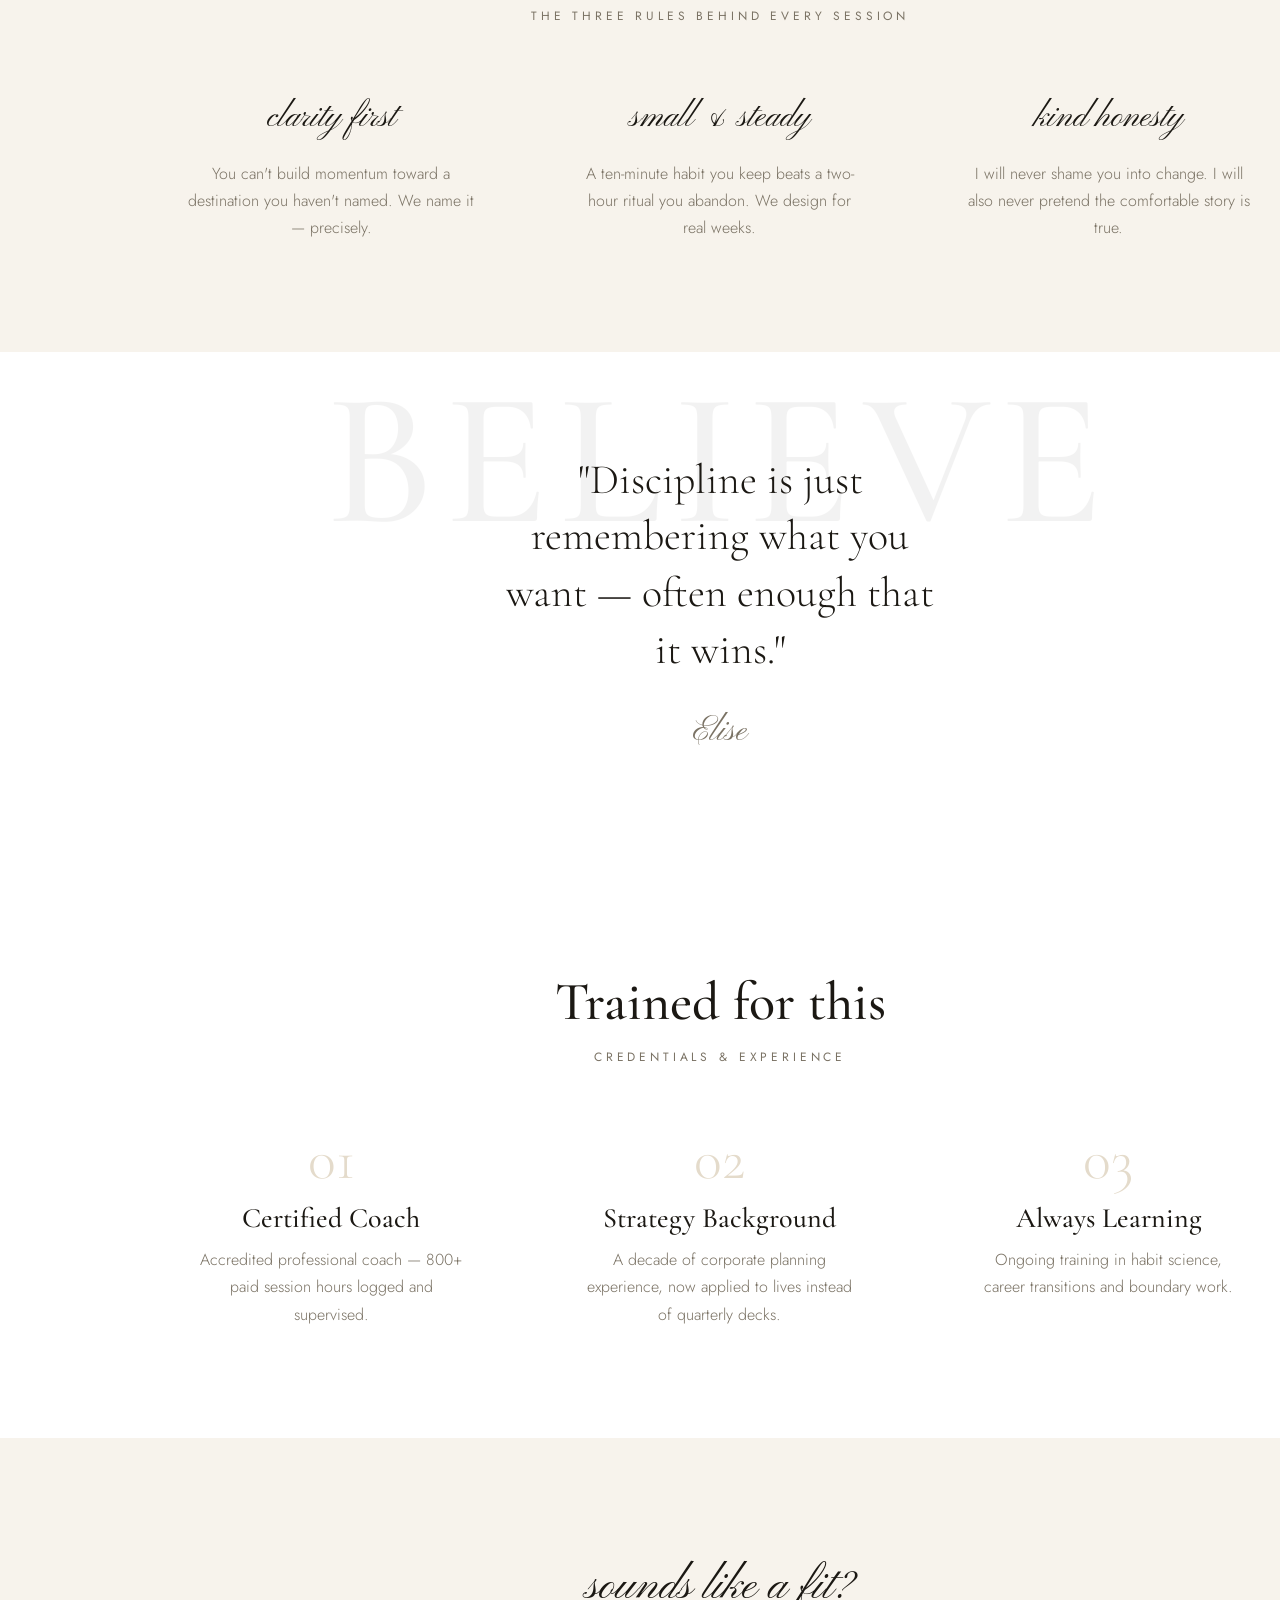
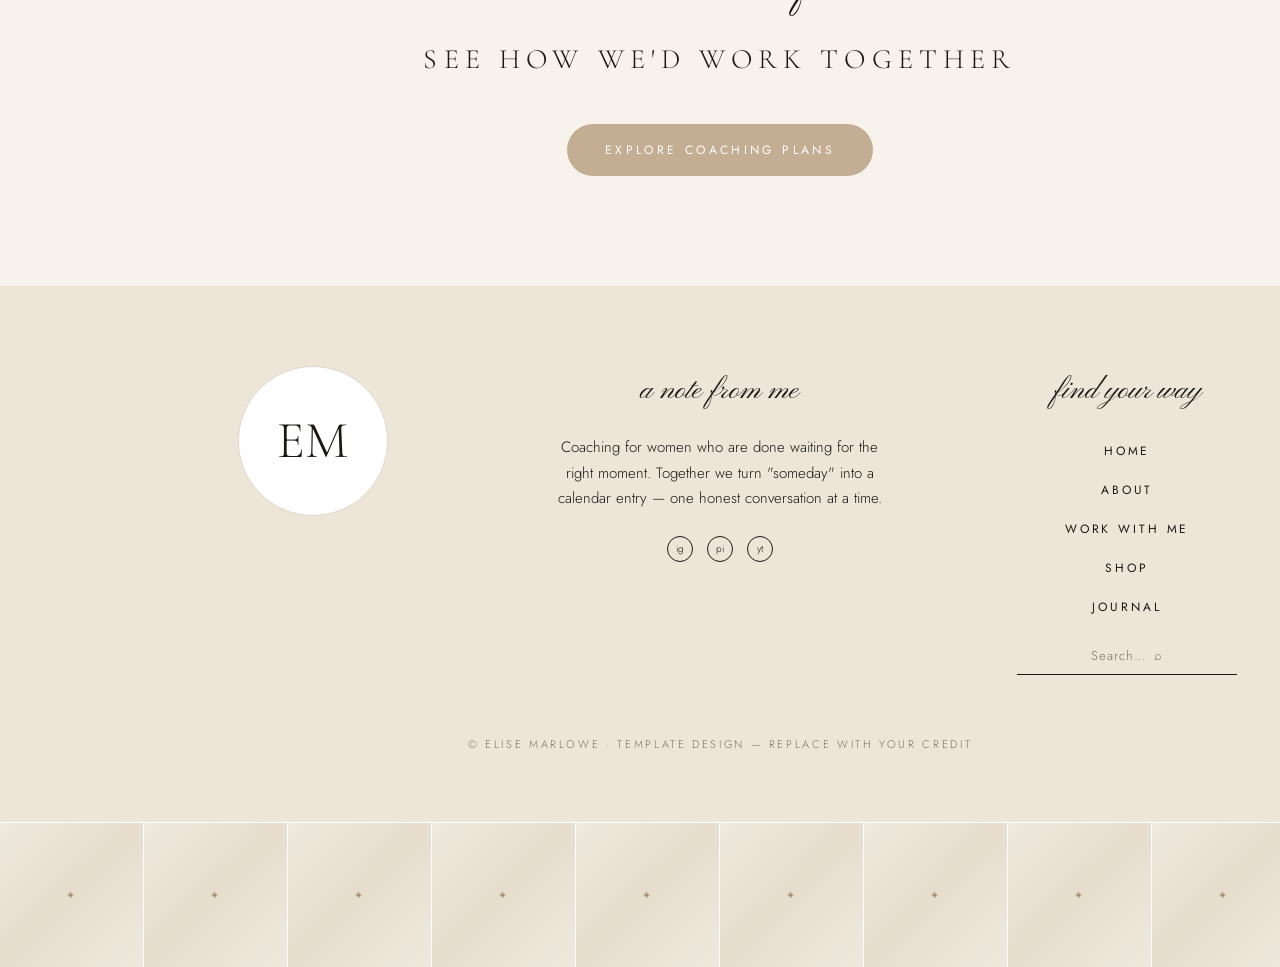
<file: canva-about.html>
<!DOCTYPE html>
<html lang="en">
<head>
<meta charset="UTF-8">
<title>Elise Marlowe — About</title>
<link rel="preconnect" href="https://fonts.googleapis.com">
<link rel="preconnect" href="https://fonts.gstatic.com" crossorigin>
<link href="https://fonts.googleapis.com/css2?family=Cormorant+Garamond:ital,wght@0,400;0,500;0,600;1,400;1,500&family=Jost:wght@300;400&family=Pinyon+Script&display=swap" rel="stylesheet">
<style>
/* ============================================================
   CANVA IMPORT VARIANT — fixed 1440px, no responsiveness,
   decorations as real elements (no ::before / ::after content)
   ============================================================ */

:root{
  --paper:#ffffff; --cream:#f7f3ec; --linen:#ece5d8; --linen-2:#e4dbcb;
  --sand:#c4ae93; --clay:#a8927a; --ink:#1b1813; --mute:#7a7264; --hair:#e0d8c9;
}
*{margin:0;padding:0;box-sizing:border-box}
body{
  width:1440px;margin:0 auto;
  font-family:'Jost',sans-serif;font-weight:300;
  font-size:17px;line-height:1.7;color:var(--ink);background:var(--paper);
}
img{max-width:100%;display:block}
a{color:inherit;text-decoration:none}
ul{list-style:none}

.serif{font-family:'Cormorant Garamond',serif;font-weight:500}
.script{font-family:'Pinyon Script',cursive;font-weight:400}
.label{font-family:'Jost',sans-serif;font-weight:400;font-size:12px;letter-spacing:.32em;text-transform:uppercase}
h1,h2,h3{font-family:'Cormorant Garamond',serif;font-weight:500;line-height:1.12}
h1{font-size:84px}
h2{font-size:54px}
h3{font-size:28px}
.muted{color:var(--mute)}

.btn{display:inline-block;font-family:'Jost',sans-serif;font-weight:400;font-size:12px;letter-spacing:.28em;text-transform:uppercase;padding:16px 38px;border-radius:999px;background:var(--sand);color:#fff}
.btn.ghost{background:transparent;color:var(--ink);border:1px solid var(--ink)}
.btn .arr{margin-left:10px;letter-spacing:0}

.wrap{max-width:1180px;margin:0 auto;padding:0 32px}
.section{padding:110px 0;position:relative}
.section.cream{background:var(--cream)}
.section.linen{background:var(--linen)}
.center{text-align:center}

/* watermark as a real element */
.wm{position:relative;overflow:hidden}
.wm-txt{
  position:absolute;left:50%;top:14px;transform:translateX(-50%);
  font-family:'Cormorant Garamond',serif;font-weight:500;
  font-size:190px;letter-spacing:.06em;color:var(--ink);opacity:.05;
  white-space:nowrap;line-height:1;z-index:0;
}
.wm .wrap{position:relative;z-index:1}

.sec-head{margin-bottom:64px}
.sec-head .script{font-size:40px;display:block;margin-bottom:6px}
.sec-head .label{color:var(--mute);display:block;margin-top:14px}

/* placeholders with a real label */
.ph{
  background:linear-gradient(135deg,#efe9de 0%,#e6ddcd 48%,#efe9de 100%);
  border:1px solid var(--hair);
  display:flex;align-items:center;justify-content:center;
  min-height:200px;text-align:center;
}
.ph-label{
  color:var(--clay);font-family:'Jost',sans-serif;font-size:11px;
  letter-spacing:.3em;text-transform:uppercase;
}
.ph.tall{aspect-ratio:3/4}
.ph.wide{aspect-ratio:16/9}
.ph.square{aspect-ratio:1/1;min-height:0}
.ph.hero-bg{position:absolute;inset:0;min-height:0;border:0}

/* header */
.topbar{background:var(--cream);padding:10px 0}
.topbar .wrap{display:flex;justify-content:space-between;align-items:center}
.socials{display:flex;gap:14px}
.socials a{width:26px;height:26px;border-radius:50%;border:1px solid var(--ink);display:flex;align-items:center;justify-content:center;font-size:10px}
.cart{font-size:13px;letter-spacing:.12em}
.masthead{padding:34px 0 30px;border-bottom:1px solid var(--hair);background:var(--paper)}
.masthead .wrap{display:flex;align-items:center;justify-content:space-between}
.logo .label{display:block;font-size:10px;margin-bottom:6px;color:var(--mute)}
.logo .name{font-family:'Cormorant Garamond',serif;font-weight:500;font-size:38px;letter-spacing:.04em}
nav.main{display:flex;gap:40px}
nav.main a{font-size:12px;letter-spacing:.26em;text-transform:uppercase;font-weight:400;padding-bottom:4px;border-bottom:1px solid transparent}
nav.main a.active{border-color:var(--ink)}

/* hero */
.hero{position:relative;min-height:620px;display:flex;align-items:center;justify-content:center;text-align:center;overflow:hidden}
.hero-inner{position:relative;z-index:2;padding:80px 24px}
.hero .script{font-size:50px;display:block;margin-bottom:8px}
.hero h1{letter-spacing:.02em;text-transform:uppercase;max-width:15ch;margin:0 auto 40px}
.hero-veil{position:absolute;inset:0;background:rgba(247,243,236,.35);z-index:1}

.page-hero{background:var(--cream);padding:90px 0 80px;text-align:center}
.page-hero .script{font-size:42px;display:block;margin-bottom:4px}
.page-hero h1{text-transform:uppercase;letter-spacing:.04em;font-size:60px}
.page-hero .label{color:var(--mute);display:block;margin-top:16px}

/* about intro */
.about-grid{display:grid;grid-template-columns:1fr 1fr;gap:70px;align-items:center}
.about-copy h2{margin-bottom:6px}
.about-copy .label{color:var(--mute);display:block;margin-bottom:26px}
.about-copy p{margin-bottom:34px;max-width:44ch}
.about-visual{position:relative;padding:40px 60px 60px 40px}
.about-visual .ph{width:78%;margin-left:auto}
.badge{position:absolute;top:0;left:0;width:150px;height:150px;z-index:2}
.quote-card{position:absolute;right:0;bottom:0;z-index:2;background:var(--cream);border:1px solid var(--hair);padding:36px 40px;max-width:340px;text-align:center}
.quote-card .q{font-family:'Cormorant Garamond',serif;font-size:22px;line-height:1.45}
.quote-card .script{display:block;margin-top:14px;font-size:26px}

/* strips */
.strip{background:var(--linen);padding:18px 0;overflow:hidden;white-space:nowrap}
.strip .inner{display:flex;gap:64px;justify-content:center;align-items:baseline}
.strip .script{font-size:24px}
.strip .label{font-size:13px;letter-spacing:.3em}
.ticker{background:var(--linen);padding:16px 0;overflow:hidden;white-space:nowrap}
.ticker .inner{display:flex;gap:56px;justify-content:center}
.ticker span{font-size:12px;letter-spacing:.3em;text-transform:uppercase;font-weight:400}

/* cards */
.cards-3{display:grid;grid-template-columns:repeat(3,1fr);gap:44px}
.svc{text-align:center}
.svc .visual{position:relative;margin-bottom:30px}
.svc .num{position:absolute;left:50%;bottom:-38px;transform:translateX(-50%);font-family:'Cormorant Garamond',serif;font-size:120px;line-height:1;color:var(--linen-2)}
.svc h3{margin:44px 0 14px}
.svc p{max-width:34ch;margin:0 auto 26px;color:var(--mute);font-size:16px}

.prod{background:var(--paper);text-align:center}
.prod .ph{aspect-ratio:4/5}
.prod .body{padding:22px 16px 26px;border:1px solid var(--hair);border-top:0}
.prod .title{font-size:16px;font-weight:400}
.prod .price{font-family:'Cormorant Garamond',serif;font-size:22px;margin-top:6px}

.stats{display:grid;grid-template-columns:repeat(3,1fr);gap:40px;text-align:center}
.stat .big{font-family:'Cormorant Garamond',serif;font-size:110px;line-height:1;color:var(--linen-2)}
.stat .what{font-family:'Cormorant Garamond',serif;font-size:26px;text-transform:uppercase;letter-spacing:.08em;margin-top:10px}
.stat .script{font-size:26px;color:var(--mute);display:block;margin-top:6px}

/* splits */
.split{display:grid;grid-template-columns:1fr 1fr;min-height:520px}
.split .media{position:relative}
.split .media .ph{position:absolute;inset:0;min-height:0}
.split .content{background:var(--cream);display:flex;flex-direction:column;justify-content:center;padding:80px 100px 80px 70px}
.split .content h2{margin-bottom:4px}
.split .content .label{color:var(--mute);display:block;margin-bottom:26px}
.split .content p{margin-bottom:36px;max-width:46ch}
.split.flip .media{order:2}
.split.flip .content{order:1;padding:80px 70px 80px 100px}

/* testimonial */
.testi{max-width:760px;margin:0 auto}
.stars{color:var(--sand);letter-spacing:8px;font-size:18px;margin-bottom:28px}
.testi .q{font-family:'Cormorant Garamond',serif;font-style:italic;font-size:34px;line-height:1.4}
.testi .who{margin-top:30px}
.dots{margin-top:34px;display:flex;gap:10px;justify-content:center}
.dots i{width:7px;height:7px;border-radius:50%;border:1px solid var(--clay);display:block}
.dots i.on{background:var(--clay)}

/* blog rows */
.blog-list{display:flex;flex-direction:column;gap:18px;margin-bottom:40px}
.post-row{display:grid;grid-template-columns:96px 1fr;gap:22px;background:var(--paper);border:1px solid var(--hair);padding:16px;align-items:center}
.post-row .ph{min-height:96px}
.post-row .t{font-family:'Cormorant Garamond',serif;font-style:italic;font-size:21px;line-height:1.3}
.post-row .d{font-size:12px;letter-spacing:.18em;color:var(--mute);margin-top:6px}

/* CTA */
.cta-band{text-align:center}
.cta-band .script{font-size:46px;display:block;margin-bottom:10px}
.cta-band .line{font-size:28px;letter-spacing:.22em;text-transform:uppercase;font-weight:300;margin-bottom:40px}

/* footer */
footer{background:var(--linen);padding:80px 0 70px}
.foot-grid{display:grid;grid-template-columns:1fr 1.3fr 1fr;gap:60px;align-items:start}
.monogram{width:150px;height:150px;border-radius:50%;background:var(--paper);border:1px solid var(--hair);display:flex;align-items:center;justify-content:center;margin:0 auto;font-family:'Cormorant Garamond',serif;font-size:52px}
.foot-col{text-align:center}
.foot-col .script{font-size:30px;display:block;margin-bottom:18px}
.foot-col p{font-size:15px;max-width:38ch;margin:0 auto 24px}
.foot-col ul li{margin-bottom:10px}
.foot-col ul a{font-size:12px;letter-spacing:.24em;text-transform:uppercase;font-weight:400}
.foot-search{margin-top:26px;display:flex;justify-content:center;gap:8px;border-bottom:1px solid var(--ink);padding-bottom:6px;max-width:220px;margin-left:auto;margin-right:auto;font-size:13px;color:var(--mute);letter-spacing:.08em}
.foot-socials{justify-content:center;margin-top:6px}
.credit{text-align:center;margin-top:60px;font-size:11px;letter-spacing:.24em;text-transform:uppercase;color:var(--mute)}
.insta-strip{display:grid;grid-template-columns:repeat(10,1fr)}
.insta-strip .ph{min-height:0;aspect-ratio:1/1;border:0;outline:1px solid var(--paper)}

/* subpages */
.story{display:grid;grid-template-columns:1fr 1fr;gap:70px;align-items:center}
.story .ph{aspect-ratio:4/5}
.story h2{margin-bottom:24px}
.story p{margin-bottom:20px;max-width:48ch}
.vals{display:grid;grid-template-columns:repeat(3,1fr);gap:50px;text-align:center}
.vals .script{font-size:34px;display:block;margin-bottom:12px}
.vals p{font-size:16px;color:var(--mute);max-width:32ch;margin:0 auto}
.quote-band{text-align:center;padding:100px 0;position:relative;overflow:hidden}
.quote-band .q{font-family:'Cormorant Garamond',serif;font-size:42px;line-height:1.35;max-width:22ch;margin:0 auto;position:relative;z-index:1}
.quote-band .script{display:block;margin-top:26px;font-size:34px;color:var(--mute);position:relative;z-index:1}

.plans{display:grid;grid-template-columns:repeat(3,1fr);gap:36px;align-items:start}
.plan{background:var(--paper);border:1px solid var(--hair);padding:46px 38px;text-align:center}
.plan.hi{background:var(--cream);border-color:var(--linen-2)}
.plan .tier{font-size:11px;letter-spacing:.32em;text-transform:uppercase;color:var(--mute)}
.plan h3{margin:14px 0 4px;font-size:30px}
.plan .price{font-family:'Cormorant Garamond',serif;font-size:52px;line-height:1;margin:18px 0 4px}
.plan .per{font-size:12px;letter-spacing:.2em;text-transform:uppercase;color:var(--mute)}
.plan .desc{font-size:15px;color:var(--mute);margin:22px auto;max-width:30ch}
.plan ul{text-align:left;margin:30px 0 34px;border-top:1px solid var(--hair);padding-top:26px}
.plan ul li{font-size:14.5px;padding:7px 0}
.li-star{color:var(--sand);font-size:10px;margin-right:10px}

.steps{display:grid;grid-template-columns:repeat(3,1fr);gap:50px;text-align:center}
.step{position:relative;padding-top:0}
.step-num{display:block;font-family:'Cormorant Garamond',serif;font-size:58px;color:var(--linen-2);line-height:1;margin-bottom:14px}
.step h3{margin-bottom:12px}
.step p{font-size:16px;color:var(--mute);max-width:30ch;margin:0 auto}

.shop-grid{display:grid;grid-template-columns:repeat(3,1fr);gap:44px}
.cat-strip{display:flex;gap:44px;justify-content:center;margin-bottom:70px}
.cat-strip a{font-size:12px;letter-spacing:.28em;text-transform:uppercase;font-weight:400;padding-bottom:6px;border-bottom:1px solid transparent}
.cat-strip a.on{border-color:var(--ink)}

.feat-post{display:grid;grid-template-columns:1.2fr 1fr;gap:60px;align-items:center;margin-bottom:90px}
.feat-post .ph{aspect-ratio:4/3}
.feat-post .k{font-size:11px;letter-spacing:.3em;text-transform:uppercase;color:var(--mute);display:block;margin-bottom:16px}
.feat-post h2{font-style:italic;margin-bottom:18px}
.feat-post p{margin-bottom:28px;max-width:46ch;color:var(--mute)}
.post-grid{display:grid;grid-template-columns:repeat(3,1fr);gap:44px}
.post-card .ph{aspect-ratio:4/3;margin-bottom:20px}
.post-card .t{font-family:'Cormorant Garamond',serif;font-style:italic;font-size:23px;line-height:1.3}
.post-card .d{font-size:12px;letter-spacing:.18em;color:var(--mute);margin-top:8px}

.news-band{text-align:center}
.news-band .fake-input{display:flex;justify-content:space-between;align-items:center;max-width:440px;margin:0 auto;border-bottom:1px solid var(--ink);padding:10px 4px;font-size:13px;letter-spacing:.14em;color:var(--mute);text-transform:uppercase}

</style>
</head>
<body>
<div data-document-role="page" data-label="Header"><div class="topbar">
<div class="wrap">
<div class="socials">
<a aria-label="Instagram" href="#">ig</a>
<a aria-label="Pinterest" href="#">pi</a>
<a aria-label="YouTube" href="#">yt</a>
</div>
<div class="cart label">CART (0)</div>
</div>
</div><header class="masthead">
<div class="wrap">
<a class="logo" href="index.html">
<span class="label">life &amp; mindset coach</span>
<span class="name">Elise Marlowe</span>
</a>
<nav class="main">
<a class="" href="index.html">Home</a>
<a class="active" href="about.html">About</a>
<a class="" href="work-with-me.html">Work With Me</a>
<a class="" href="shop.html">Shop</a>
<a class="" href="blog.html">Journal</a>
</nav>
</div>
</header></div>
<div data-document-role="page" data-label="Page hero"><section class="page-hero">
<span class="script">nice to meet you —</span>
<h1>About Elise</h1>
<span class="label">coach · mentor · recovering overthinker</span>
</section></div>
<div data-document-role="page" data-label="I built the "right" life first. Then I b"><section class="section wm" data-wm="MY STORY"><div class="wm-txt">MY STORY</div>
<div class="wrap story">
<div class="ph tall"><span class="ph-label">✦  image</span></div>
<div>
<h2>I built the "right" life first. Then I built mine.</h2>
<p>Ten years in corporate strategy taught me how to hit targets — and how quietly miserable a well-decorated life can feel when the targets aren't yours. The morning I caught myself rehearsing enthusiasm in a bathroom mirror, I knew something had to change.</p>
<p>Retraining as a coach wasn't a leap of faith; it was a plan, built the same way I now build them with clients — one honest, doable step at a time. Twelve years and four hundred women later, that's still the whole method.</p>
<a class="btn ghost" href="work-with-me.html">How we'd work together <span class="arr">→</span></a>
</div>
</div>
</section></div>
<div data-document-role="page" data-label="What I believe"><section class="section cream">
<div class="wrap">
<div class="sec-head center">
<h2>What I believe</h2>
<span class="label">the three rules behind every session</span>
</div>
<div class="vals">
<div>
<span class="script">clarity first</span>
<p>You can't build momentum toward a destination you haven't named. We name it — precisely.</p>
</div>
<div>
<span class="script">small &amp; steady</span>
<p>A ten-minute habit you keep beats a two-hour ritual you abandon. We design for real weeks.</p>
</div>
<div>
<span class="script">kind honesty</span>
<p>I will never shame you into change. I will also never pretend the comfortable story is true.</p>
</div>
</div>
</div>
</section></div>
<div data-document-role="page" data-label="Elise"><section class="quote-band linen wm" data-wm="BELIEVE"><div class="wm-txt">BELIEVE</div>
<div class="wrap">
<p class="q">"Discipline is just remembering what you want — often enough that it wins."</p>
<span class="script">Elise</span>
</div>
</section></div>
<div data-document-role="page" data-label="Trained for this"><section class="section">
<div class="wrap">
<div class="sec-head center">
<h2>Trained for this</h2>
<span class="label">credentials &amp; experience</span>
</div>
<div class="steps">
<div class="step"><span class="step-num">01</span>
<h3>Certified Coach</h3>
<p>Accredited professional coach — 800+ paid session hours logged and supervised.</p>
</div>
<div class="step"><span class="step-num">02</span>
<h3>Strategy Background</h3>
<p>A decade of corporate planning experience, now applied to lives instead of quarterly decks.</p>
</div>
<div class="step"><span class="step-num">03</span>
<h3>Always Learning</h3>
<p>Ongoing training in habit science, career transitions and boundary work.</p>
</div>
</div>
</div>
</section></div>
<div data-document-role="page" data-label="sounds like a fit?"><section class="section cream cta-band">
<div class="wrap">
<span class="script">sounds like a fit?</span>
<div class="line serif">See how we'd work together</div>
<a class="btn" href="work-with-me.html">Explore coaching plans</a>
</div>
</section></div>
<div data-document-role="page" data-label="Footer"><footer>
<div class="wrap foot-grid">
<div class="foot-col">
<div class="monogram">EM</div>
</div>
<div class="foot-col">
<span class="script">a note from me</span>
<p>Coaching for women who are done waiting for the right moment. Together we turn "someday" into a calendar entry — one honest conversation at a time.</p>
<div class="socials foot-socials">
<a aria-label="Instagram" href="#">ig</a>
<a aria-label="Pinterest" href="#">pi</a>
<a aria-label="YouTube" href="#">yt</a>
</div>
</div>
<div class="foot-col">
<span class="script">find your way</span>
<ul>
<li><a href="index.html">Home</a></li>
<li><a href="about.html">About</a></li>
<li><a href="work-with-me.html">Work With Me</a></li>
<li><a href="shop.html">Shop</a></li>
<li><a href="blog.html">Journal</a></li>
</ul>
<div class="foot-search"><span>Search…</span><span>⌕</span></div>
</div>
</div>
<div class="credit wrap">© Elise Marlowe · Template design — replace with your credit</div>
</footer></div>
<div data-document-role="page" data-label="Photo strip"><div class="insta-strip">
<div class="ph"><span class="ph-label">✦</span></div><div class="ph"><span class="ph-label">✦</span></div><div class="ph"><span class="ph-label">✦</span></div><div class="ph"><span class="ph-label">✦</span></div><div class="ph"><span class="ph-label">✦</span></div>
<div class="ph"><span class="ph-label">✦</span></div><div class="ph"><span class="ph-label">✦</span></div><div class="ph"><span class="ph-label">✦</span></div><div class="ph"><span class="ph-label">✦</span></div><div class="ph"><span class="ph-label">✦</span></div>
</div></div>
</body>
</html>
</file>
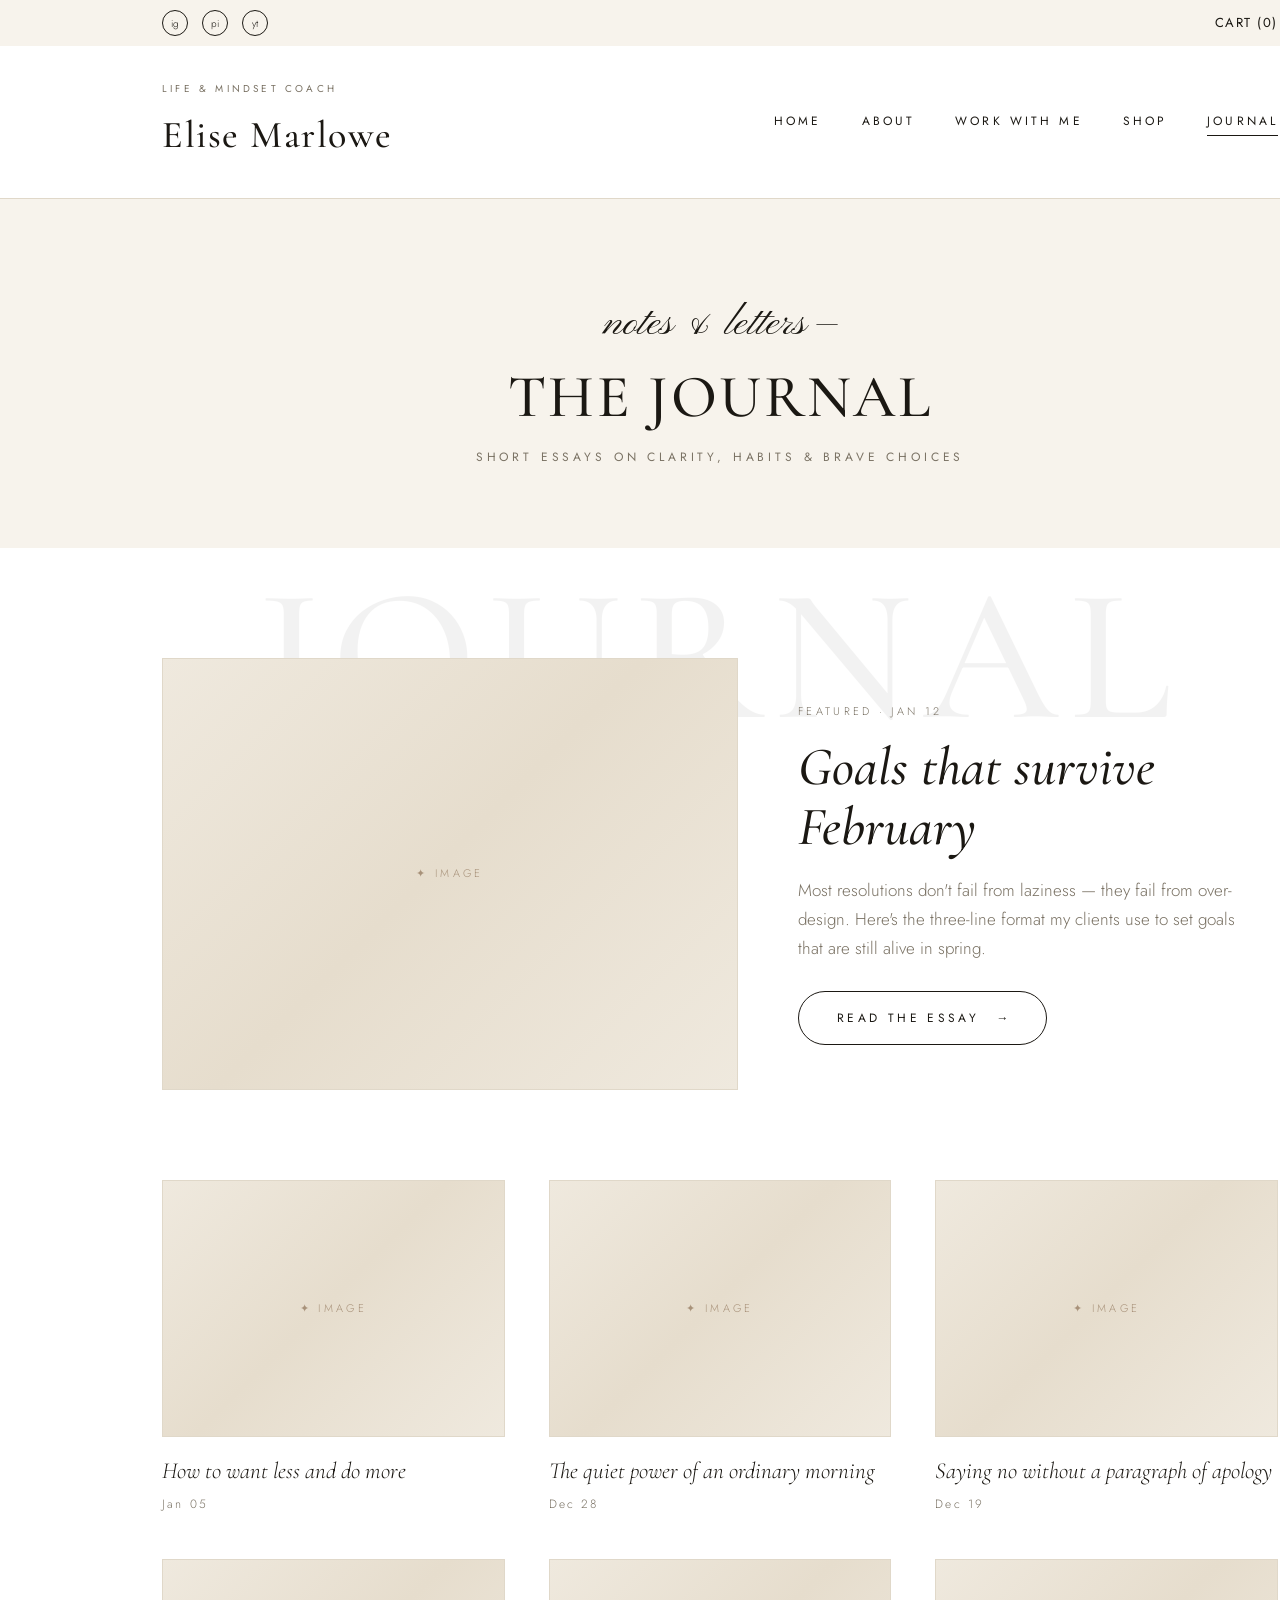
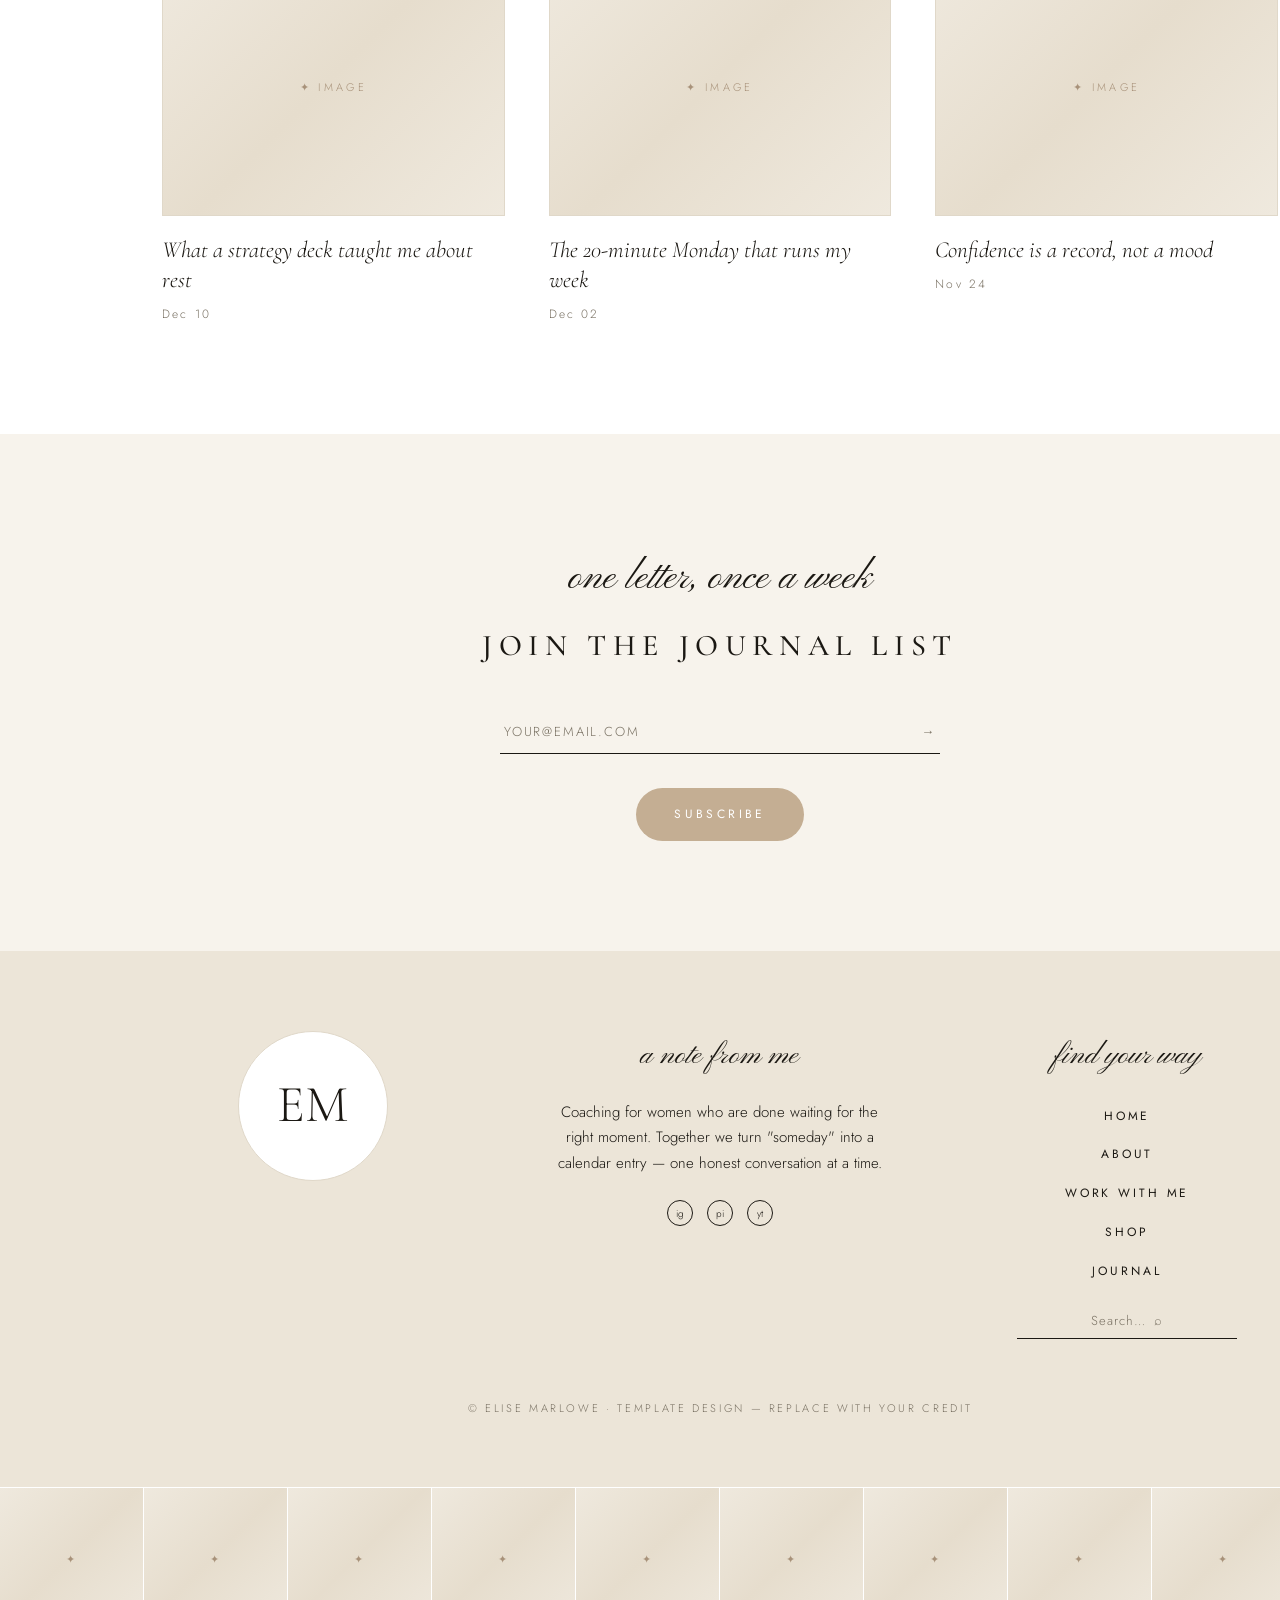
<file: canva-blog.html>
<!DOCTYPE html>
<html lang="en">
<head>
<meta charset="UTF-8">
<title>Elise Marlowe — Journal</title>
<link rel="preconnect" href="https://fonts.googleapis.com">
<link rel="preconnect" href="https://fonts.gstatic.com" crossorigin>
<link href="https://fonts.googleapis.com/css2?family=Cormorant+Garamond:ital,wght@0,400;0,500;0,600;1,400;1,500&family=Jost:wght@300;400&family=Pinyon+Script&display=swap" rel="stylesheet">
<style>
/* ============================================================
   CANVA IMPORT VARIANT — fixed 1440px, no responsiveness,
   decorations as real elements (no ::before / ::after content)
   ============================================================ */

:root{
  --paper:#ffffff; --cream:#f7f3ec; --linen:#ece5d8; --linen-2:#e4dbcb;
  --sand:#c4ae93; --clay:#a8927a; --ink:#1b1813; --mute:#7a7264; --hair:#e0d8c9;
}
*{margin:0;padding:0;box-sizing:border-box}
body{
  width:1440px;margin:0 auto;
  font-family:'Jost',sans-serif;font-weight:300;
  font-size:17px;line-height:1.7;color:var(--ink);background:var(--paper);
}
img{max-width:100%;display:block}
a{color:inherit;text-decoration:none}
ul{list-style:none}

.serif{font-family:'Cormorant Garamond',serif;font-weight:500}
.script{font-family:'Pinyon Script',cursive;font-weight:400}
.label{font-family:'Jost',sans-serif;font-weight:400;font-size:12px;letter-spacing:.32em;text-transform:uppercase}
h1,h2,h3{font-family:'Cormorant Garamond',serif;font-weight:500;line-height:1.12}
h1{font-size:84px}
h2{font-size:54px}
h3{font-size:28px}
.muted{color:var(--mute)}

.btn{display:inline-block;font-family:'Jost',sans-serif;font-weight:400;font-size:12px;letter-spacing:.28em;text-transform:uppercase;padding:16px 38px;border-radius:999px;background:var(--sand);color:#fff}
.btn.ghost{background:transparent;color:var(--ink);border:1px solid var(--ink)}
.btn .arr{margin-left:10px;letter-spacing:0}

.wrap{max-width:1180px;margin:0 auto;padding:0 32px}
.section{padding:110px 0;position:relative}
.section.cream{background:var(--cream)}
.section.linen{background:var(--linen)}
.center{text-align:center}

/* watermark as a real element */
.wm{position:relative;overflow:hidden}
.wm-txt{
  position:absolute;left:50%;top:14px;transform:translateX(-50%);
  font-family:'Cormorant Garamond',serif;font-weight:500;
  font-size:190px;letter-spacing:.06em;color:var(--ink);opacity:.05;
  white-space:nowrap;line-height:1;z-index:0;
}
.wm .wrap{position:relative;z-index:1}

.sec-head{margin-bottom:64px}
.sec-head .script{font-size:40px;display:block;margin-bottom:6px}
.sec-head .label{color:var(--mute);display:block;margin-top:14px}

/* placeholders with a real label */
.ph{
  background:linear-gradient(135deg,#efe9de 0%,#e6ddcd 48%,#efe9de 100%);
  border:1px solid var(--hair);
  display:flex;align-items:center;justify-content:center;
  min-height:200px;text-align:center;
}
.ph-label{
  color:var(--clay);font-family:'Jost',sans-serif;font-size:11px;
  letter-spacing:.3em;text-transform:uppercase;
}
.ph.tall{aspect-ratio:3/4}
.ph.wide{aspect-ratio:16/9}
.ph.square{aspect-ratio:1/1;min-height:0}
.ph.hero-bg{position:absolute;inset:0;min-height:0;border:0}

/* header */
.topbar{background:var(--cream);padding:10px 0}
.topbar .wrap{display:flex;justify-content:space-between;align-items:center}
.socials{display:flex;gap:14px}
.socials a{width:26px;height:26px;border-radius:50%;border:1px solid var(--ink);display:flex;align-items:center;justify-content:center;font-size:10px}
.cart{font-size:13px;letter-spacing:.12em}
.masthead{padding:34px 0 30px;border-bottom:1px solid var(--hair);background:var(--paper)}
.masthead .wrap{display:flex;align-items:center;justify-content:space-between}
.logo .label{display:block;font-size:10px;margin-bottom:6px;color:var(--mute)}
.logo .name{font-family:'Cormorant Garamond',serif;font-weight:500;font-size:38px;letter-spacing:.04em}
nav.main{display:flex;gap:40px}
nav.main a{font-size:12px;letter-spacing:.26em;text-transform:uppercase;font-weight:400;padding-bottom:4px;border-bottom:1px solid transparent}
nav.main a.active{border-color:var(--ink)}

/* hero */
.hero{position:relative;min-height:620px;display:flex;align-items:center;justify-content:center;text-align:center;overflow:hidden}
.hero-inner{position:relative;z-index:2;padding:80px 24px}
.hero .script{font-size:50px;display:block;margin-bottom:8px}
.hero h1{letter-spacing:.02em;text-transform:uppercase;max-width:15ch;margin:0 auto 40px}
.hero-veil{position:absolute;inset:0;background:rgba(247,243,236,.35);z-index:1}

.page-hero{background:var(--cream);padding:90px 0 80px;text-align:center}
.page-hero .script{font-size:42px;display:block;margin-bottom:4px}
.page-hero h1{text-transform:uppercase;letter-spacing:.04em;font-size:60px}
.page-hero .label{color:var(--mute);display:block;margin-top:16px}

/* about intro */
.about-grid{display:grid;grid-template-columns:1fr 1fr;gap:70px;align-items:center}
.about-copy h2{margin-bottom:6px}
.about-copy .label{color:var(--mute);display:block;margin-bottom:26px}
.about-copy p{margin-bottom:34px;max-width:44ch}
.about-visual{position:relative;padding:40px 60px 60px 40px}
.about-visual .ph{width:78%;margin-left:auto}
.badge{position:absolute;top:0;left:0;width:150px;height:150px;z-index:2}
.quote-card{position:absolute;right:0;bottom:0;z-index:2;background:var(--cream);border:1px solid var(--hair);padding:36px 40px;max-width:340px;text-align:center}
.quote-card .q{font-family:'Cormorant Garamond',serif;font-size:22px;line-height:1.45}
.quote-card .script{display:block;margin-top:14px;font-size:26px}

/* strips */
.strip{background:var(--linen);padding:18px 0;overflow:hidden;white-space:nowrap}
.strip .inner{display:flex;gap:64px;justify-content:center;align-items:baseline}
.strip .script{font-size:24px}
.strip .label{font-size:13px;letter-spacing:.3em}
.ticker{background:var(--linen);padding:16px 0;overflow:hidden;white-space:nowrap}
.ticker .inner{display:flex;gap:56px;justify-content:center}
.ticker span{font-size:12px;letter-spacing:.3em;text-transform:uppercase;font-weight:400}

/* cards */
.cards-3{display:grid;grid-template-columns:repeat(3,1fr);gap:44px}
.svc{text-align:center}
.svc .visual{position:relative;margin-bottom:30px}
.svc .num{position:absolute;left:50%;bottom:-38px;transform:translateX(-50%);font-family:'Cormorant Garamond',serif;font-size:120px;line-height:1;color:var(--linen-2)}
.svc h3{margin:44px 0 14px}
.svc p{max-width:34ch;margin:0 auto 26px;color:var(--mute);font-size:16px}

.prod{background:var(--paper);text-align:center}
.prod .ph{aspect-ratio:4/5}
.prod .body{padding:22px 16px 26px;border:1px solid var(--hair);border-top:0}
.prod .title{font-size:16px;font-weight:400}
.prod .price{font-family:'Cormorant Garamond',serif;font-size:22px;margin-top:6px}

.stats{display:grid;grid-template-columns:repeat(3,1fr);gap:40px;text-align:center}
.stat .big{font-family:'Cormorant Garamond',serif;font-size:110px;line-height:1;color:var(--linen-2)}
.stat .what{font-family:'Cormorant Garamond',serif;font-size:26px;text-transform:uppercase;letter-spacing:.08em;margin-top:10px}
.stat .script{font-size:26px;color:var(--mute);display:block;margin-top:6px}

/* splits */
.split{display:grid;grid-template-columns:1fr 1fr;min-height:520px}
.split .media{position:relative}
.split .media .ph{position:absolute;inset:0;min-height:0}
.split .content{background:var(--cream);display:flex;flex-direction:column;justify-content:center;padding:80px 100px 80px 70px}
.split .content h2{margin-bottom:4px}
.split .content .label{color:var(--mute);display:block;margin-bottom:26px}
.split .content p{margin-bottom:36px;max-width:46ch}
.split.flip .media{order:2}
.split.flip .content{order:1;padding:80px 70px 80px 100px}

/* testimonial */
.testi{max-width:760px;margin:0 auto}
.stars{color:var(--sand);letter-spacing:8px;font-size:18px;margin-bottom:28px}
.testi .q{font-family:'Cormorant Garamond',serif;font-style:italic;font-size:34px;line-height:1.4}
.testi .who{margin-top:30px}
.dots{margin-top:34px;display:flex;gap:10px;justify-content:center}
.dots i{width:7px;height:7px;border-radius:50%;border:1px solid var(--clay);display:block}
.dots i.on{background:var(--clay)}

/* blog rows */
.blog-list{display:flex;flex-direction:column;gap:18px;margin-bottom:40px}
.post-row{display:grid;grid-template-columns:96px 1fr;gap:22px;background:var(--paper);border:1px solid var(--hair);padding:16px;align-items:center}
.post-row .ph{min-height:96px}
.post-row .t{font-family:'Cormorant Garamond',serif;font-style:italic;font-size:21px;line-height:1.3}
.post-row .d{font-size:12px;letter-spacing:.18em;color:var(--mute);margin-top:6px}

/* CTA */
.cta-band{text-align:center}
.cta-band .script{font-size:46px;display:block;margin-bottom:10px}
.cta-band .line{font-size:28px;letter-spacing:.22em;text-transform:uppercase;font-weight:300;margin-bottom:40px}

/* footer */
footer{background:var(--linen);padding:80px 0 70px}
.foot-grid{display:grid;grid-template-columns:1fr 1.3fr 1fr;gap:60px;align-items:start}
.monogram{width:150px;height:150px;border-radius:50%;background:var(--paper);border:1px solid var(--hair);display:flex;align-items:center;justify-content:center;margin:0 auto;font-family:'Cormorant Garamond',serif;font-size:52px}
.foot-col{text-align:center}
.foot-col .script{font-size:30px;display:block;margin-bottom:18px}
.foot-col p{font-size:15px;max-width:38ch;margin:0 auto 24px}
.foot-col ul li{margin-bottom:10px}
.foot-col ul a{font-size:12px;letter-spacing:.24em;text-transform:uppercase;font-weight:400}
.foot-search{margin-top:26px;display:flex;justify-content:center;gap:8px;border-bottom:1px solid var(--ink);padding-bottom:6px;max-width:220px;margin-left:auto;margin-right:auto;font-size:13px;color:var(--mute);letter-spacing:.08em}
.foot-socials{justify-content:center;margin-top:6px}
.credit{text-align:center;margin-top:60px;font-size:11px;letter-spacing:.24em;text-transform:uppercase;color:var(--mute)}
.insta-strip{display:grid;grid-template-columns:repeat(10,1fr)}
.insta-strip .ph{min-height:0;aspect-ratio:1/1;border:0;outline:1px solid var(--paper)}

/* subpages */
.story{display:grid;grid-template-columns:1fr 1fr;gap:70px;align-items:center}
.story .ph{aspect-ratio:4/5}
.story h2{margin-bottom:24px}
.story p{margin-bottom:20px;max-width:48ch}
.vals{display:grid;grid-template-columns:repeat(3,1fr);gap:50px;text-align:center}
.vals .script{font-size:34px;display:block;margin-bottom:12px}
.vals p{font-size:16px;color:var(--mute);max-width:32ch;margin:0 auto}
.quote-band{text-align:center;padding:100px 0;position:relative;overflow:hidden}
.quote-band .q{font-family:'Cormorant Garamond',serif;font-size:42px;line-height:1.35;max-width:22ch;margin:0 auto;position:relative;z-index:1}
.quote-band .script{display:block;margin-top:26px;font-size:34px;color:var(--mute);position:relative;z-index:1}

.plans{display:grid;grid-template-columns:repeat(3,1fr);gap:36px;align-items:start}
.plan{background:var(--paper);border:1px solid var(--hair);padding:46px 38px;text-align:center}
.plan.hi{background:var(--cream);border-color:var(--linen-2)}
.plan .tier{font-size:11px;letter-spacing:.32em;text-transform:uppercase;color:var(--mute)}
.plan h3{margin:14px 0 4px;font-size:30px}
.plan .price{font-family:'Cormorant Garamond',serif;font-size:52px;line-height:1;margin:18px 0 4px}
.plan .per{font-size:12px;letter-spacing:.2em;text-transform:uppercase;color:var(--mute)}
.plan .desc{font-size:15px;color:var(--mute);margin:22px auto;max-width:30ch}
.plan ul{text-align:left;margin:30px 0 34px;border-top:1px solid var(--hair);padding-top:26px}
.plan ul li{font-size:14.5px;padding:7px 0}
.li-star{color:var(--sand);font-size:10px;margin-right:10px}

.steps{display:grid;grid-template-columns:repeat(3,1fr);gap:50px;text-align:center}
.step{position:relative;padding-top:0}
.step-num{display:block;font-family:'Cormorant Garamond',serif;font-size:58px;color:var(--linen-2);line-height:1;margin-bottom:14px}
.step h3{margin-bottom:12px}
.step p{font-size:16px;color:var(--mute);max-width:30ch;margin:0 auto}

.shop-grid{display:grid;grid-template-columns:repeat(3,1fr);gap:44px}
.cat-strip{display:flex;gap:44px;justify-content:center;margin-bottom:70px}
.cat-strip a{font-size:12px;letter-spacing:.28em;text-transform:uppercase;font-weight:400;padding-bottom:6px;border-bottom:1px solid transparent}
.cat-strip a.on{border-color:var(--ink)}

.feat-post{display:grid;grid-template-columns:1.2fr 1fr;gap:60px;align-items:center;margin-bottom:90px}
.feat-post .ph{aspect-ratio:4/3}
.feat-post .k{font-size:11px;letter-spacing:.3em;text-transform:uppercase;color:var(--mute);display:block;margin-bottom:16px}
.feat-post h2{font-style:italic;margin-bottom:18px}
.feat-post p{margin-bottom:28px;max-width:46ch;color:var(--mute)}
.post-grid{display:grid;grid-template-columns:repeat(3,1fr);gap:44px}
.post-card .ph{aspect-ratio:4/3;margin-bottom:20px}
.post-card .t{font-family:'Cormorant Garamond',serif;font-style:italic;font-size:23px;line-height:1.3}
.post-card .d{font-size:12px;letter-spacing:.18em;color:var(--mute);margin-top:8px}

.news-band{text-align:center}
.news-band .fake-input{display:flex;justify-content:space-between;align-items:center;max-width:440px;margin:0 auto;border-bottom:1px solid var(--ink);padding:10px 4px;font-size:13px;letter-spacing:.14em;color:var(--mute);text-transform:uppercase}

</style>
</head>
<body>
<div data-document-role="page" data-label="Header"><div class="topbar">
<div class="wrap">
<div class="socials">
<a aria-label="Instagram" href="#">ig</a>
<a aria-label="Pinterest" href="#">pi</a>
<a aria-label="YouTube" href="#">yt</a>
</div>
<div class="cart label">CART (0)</div>
</div>
</div><header class="masthead">
<div class="wrap">
<a class="logo" href="index.html">
<span class="label">life &amp; mindset coach</span>
<span class="name">Elise Marlowe</span>
</a>
<nav class="main">
<a class="" href="index.html">Home</a>
<a class="" href="about.html">About</a>
<a class="" href="work-with-me.html">Work With Me</a>
<a class="" href="shop.html">Shop</a>
<a class="active" href="blog.html">Journal</a>
</nav>
</div>
</header></div>
<div data-document-role="page" data-label="Page hero"><section class="page-hero">
<span class="script">notes &amp; letters —</span>
<h1>The Journal</h1>
<span class="label">short essays on clarity, habits &amp; brave choices</span>
</section></div>
<div data-document-role="page" data-label="Goals that survive February"><section class="section wm" data-wm="JOURNAL"><div class="wm-txt">JOURNAL</div>
<div class="wrap">
<div class="feat-post">
<div class="ph"><span class="ph-label">✦  image</span></div>
<div>
<span class="k">Featured · Jan 12</span>
<h2>Goals that survive February</h2>
<p>Most resolutions don't fail from laziness — they fail from over-design. Here's the three-line format my clients use to set goals that are still alive in spring.</p>
<a class="btn ghost" href="#">Read the essay <span class="arr">→</span></a>
</div>
</div>
<div class="post-grid">
<a class="post-card" href="#">
<div class="ph"><span class="ph-label">✦  image</span></div>
<div class="t">How to want less and do more</div>
<div class="d">Jan 05</div>
</a>
<a class="post-card" href="#">
<div class="ph"><span class="ph-label">✦  image</span></div>
<div class="t">The quiet power of an ordinary morning</div>
<div class="d">Dec 28</div>
</a>
<a class="post-card" href="#">
<div class="ph"><span class="ph-label">✦  image</span></div>
<div class="t">Saying no without a paragraph of apology</div>
<div class="d">Dec 19</div>
</a>
<a class="post-card" href="#">
<div class="ph"><span class="ph-label">✦  image</span></div>
<div class="t">What a strategy deck taught me about rest</div>
<div class="d">Dec 10</div>
</a>
<a class="post-card" href="#">
<div class="ph"><span class="ph-label">✦  image</span></div>
<div class="t">The 20-minute Monday that runs my week</div>
<div class="d">Dec 02</div>
</a>
<a class="post-card" href="#">
<div class="ph"><span class="ph-label">✦  image</span></div>
<div class="t">Confidence is a record, not a mood</div>
<div class="d">Nov 24</div>
</a>
</div>
</div>
</section></div>
<div data-document-role="page" data-label="one letter, once a week"><section class="section cream news-band">
<div class="wrap">
<span class="script" style="font-size:40px;display:block;margin-bottom:8px">one letter, once a week</span>
<div class="line serif" style="font-size:clamp(20px,2.4vw,30px);letter-spacing:.22em;text-transform:uppercase;margin-bottom:40px">Join the Journal list</div>
<div class="fake-input"><span>your@email.com</span><span>→</span></div>
<div style="margin-top:34px"><a class="btn" href="#">Subscribe</a></div>
</div>
</section></div>
<div data-document-role="page" data-label="Footer"><footer>
<div class="wrap foot-grid">
<div class="foot-col">
<div class="monogram">EM</div>
</div>
<div class="foot-col">
<span class="script">a note from me</span>
<p>Coaching for women who are done waiting for the right moment. Together we turn "someday" into a calendar entry — one honest conversation at a time.</p>
<div class="socials foot-socials">
<a aria-label="Instagram" href="#">ig</a>
<a aria-label="Pinterest" href="#">pi</a>
<a aria-label="YouTube" href="#">yt</a>
</div>
</div>
<div class="foot-col">
<span class="script">find your way</span>
<ul>
<li><a href="index.html">Home</a></li>
<li><a href="about.html">About</a></li>
<li><a href="work-with-me.html">Work With Me</a></li>
<li><a href="shop.html">Shop</a></li>
<li><a href="blog.html">Journal</a></li>
</ul>
<div class="foot-search"><span>Search…</span><span>⌕</span></div>
</div>
</div>
<div class="credit wrap">© Elise Marlowe · Template design — replace with your credit</div>
</footer></div>
<div data-document-role="page" data-label="Photo strip"><div class="insta-strip">
<div class="ph"><span class="ph-label">✦</span></div><div class="ph"><span class="ph-label">✦</span></div><div class="ph"><span class="ph-label">✦</span></div><div class="ph"><span class="ph-label">✦</span></div><div class="ph"><span class="ph-label">✦</span></div>
<div class="ph"><span class="ph-label">✦</span></div><div class="ph"><span class="ph-label">✦</span></div><div class="ph"><span class="ph-label">✦</span></div><div class="ph"><span class="ph-label">✦</span></div><div class="ph"><span class="ph-label">✦</span></div>
</div></div>
</body>
</html>
</file>
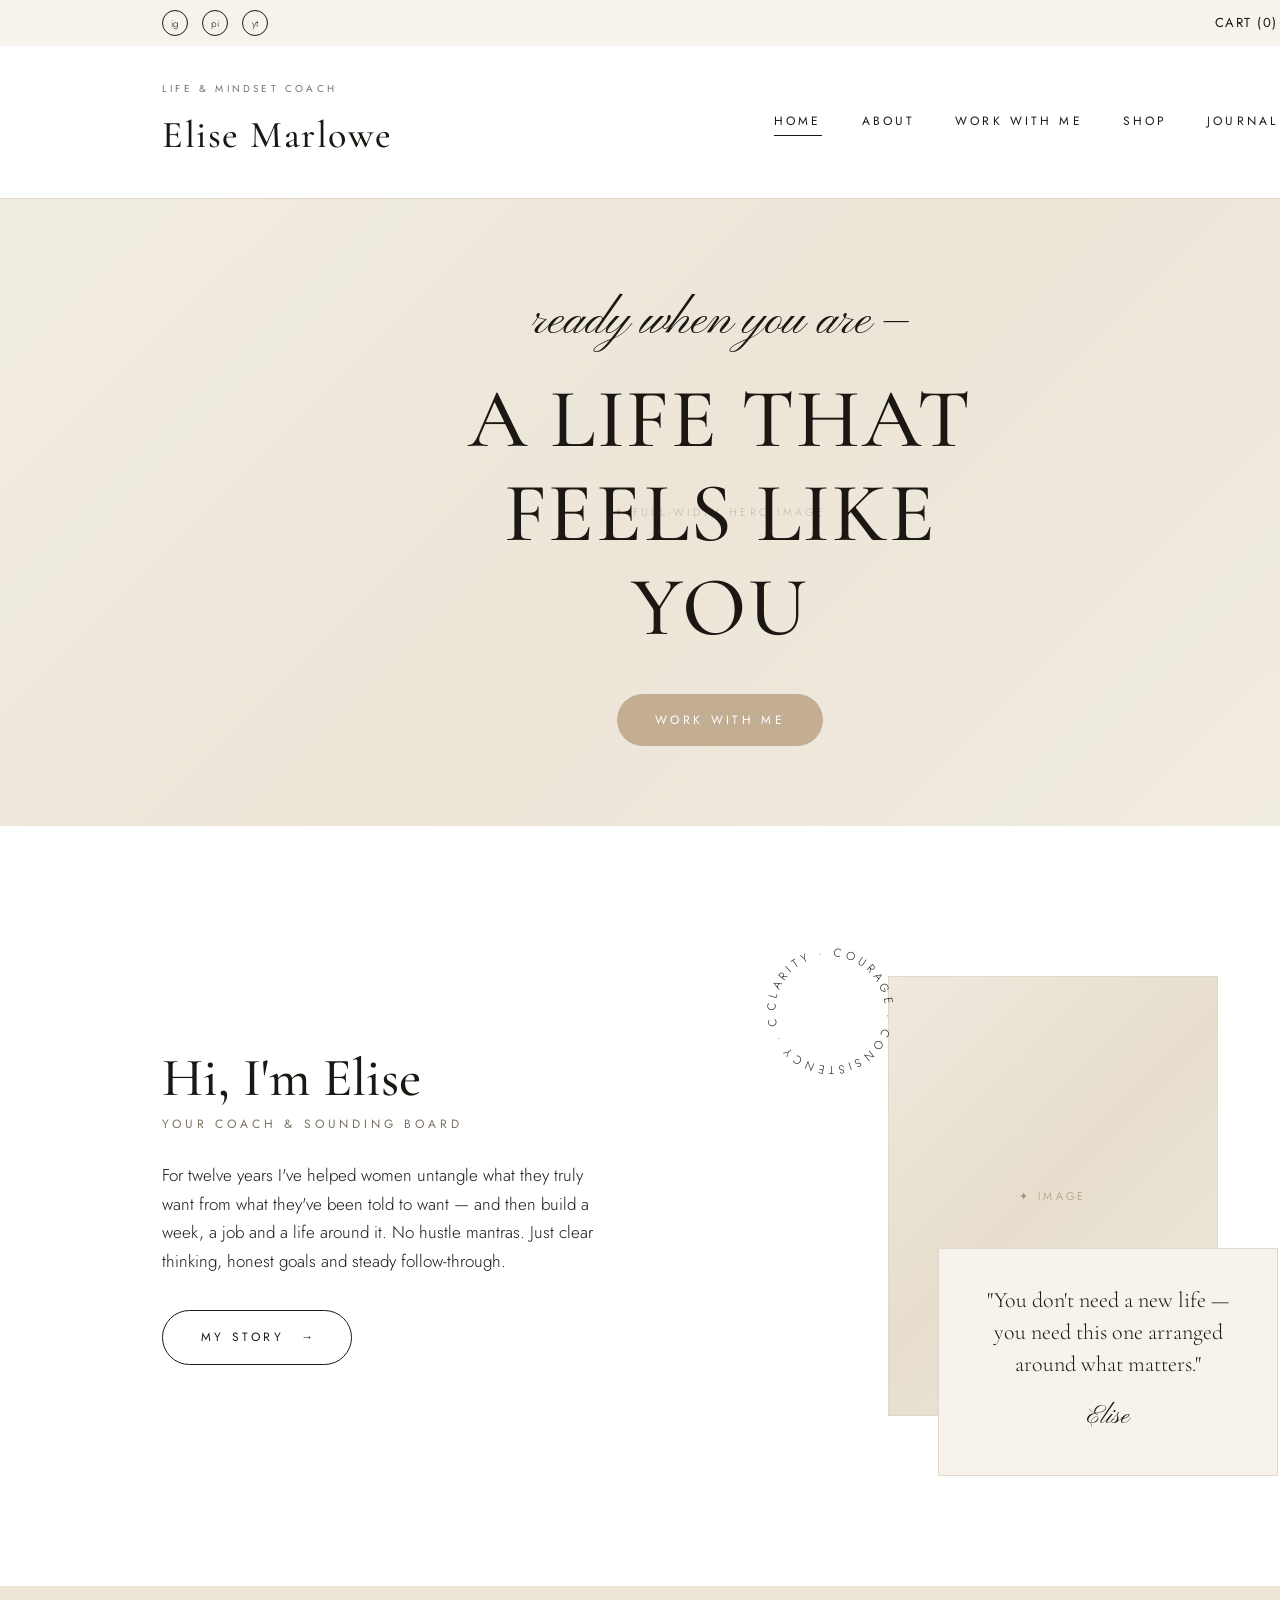
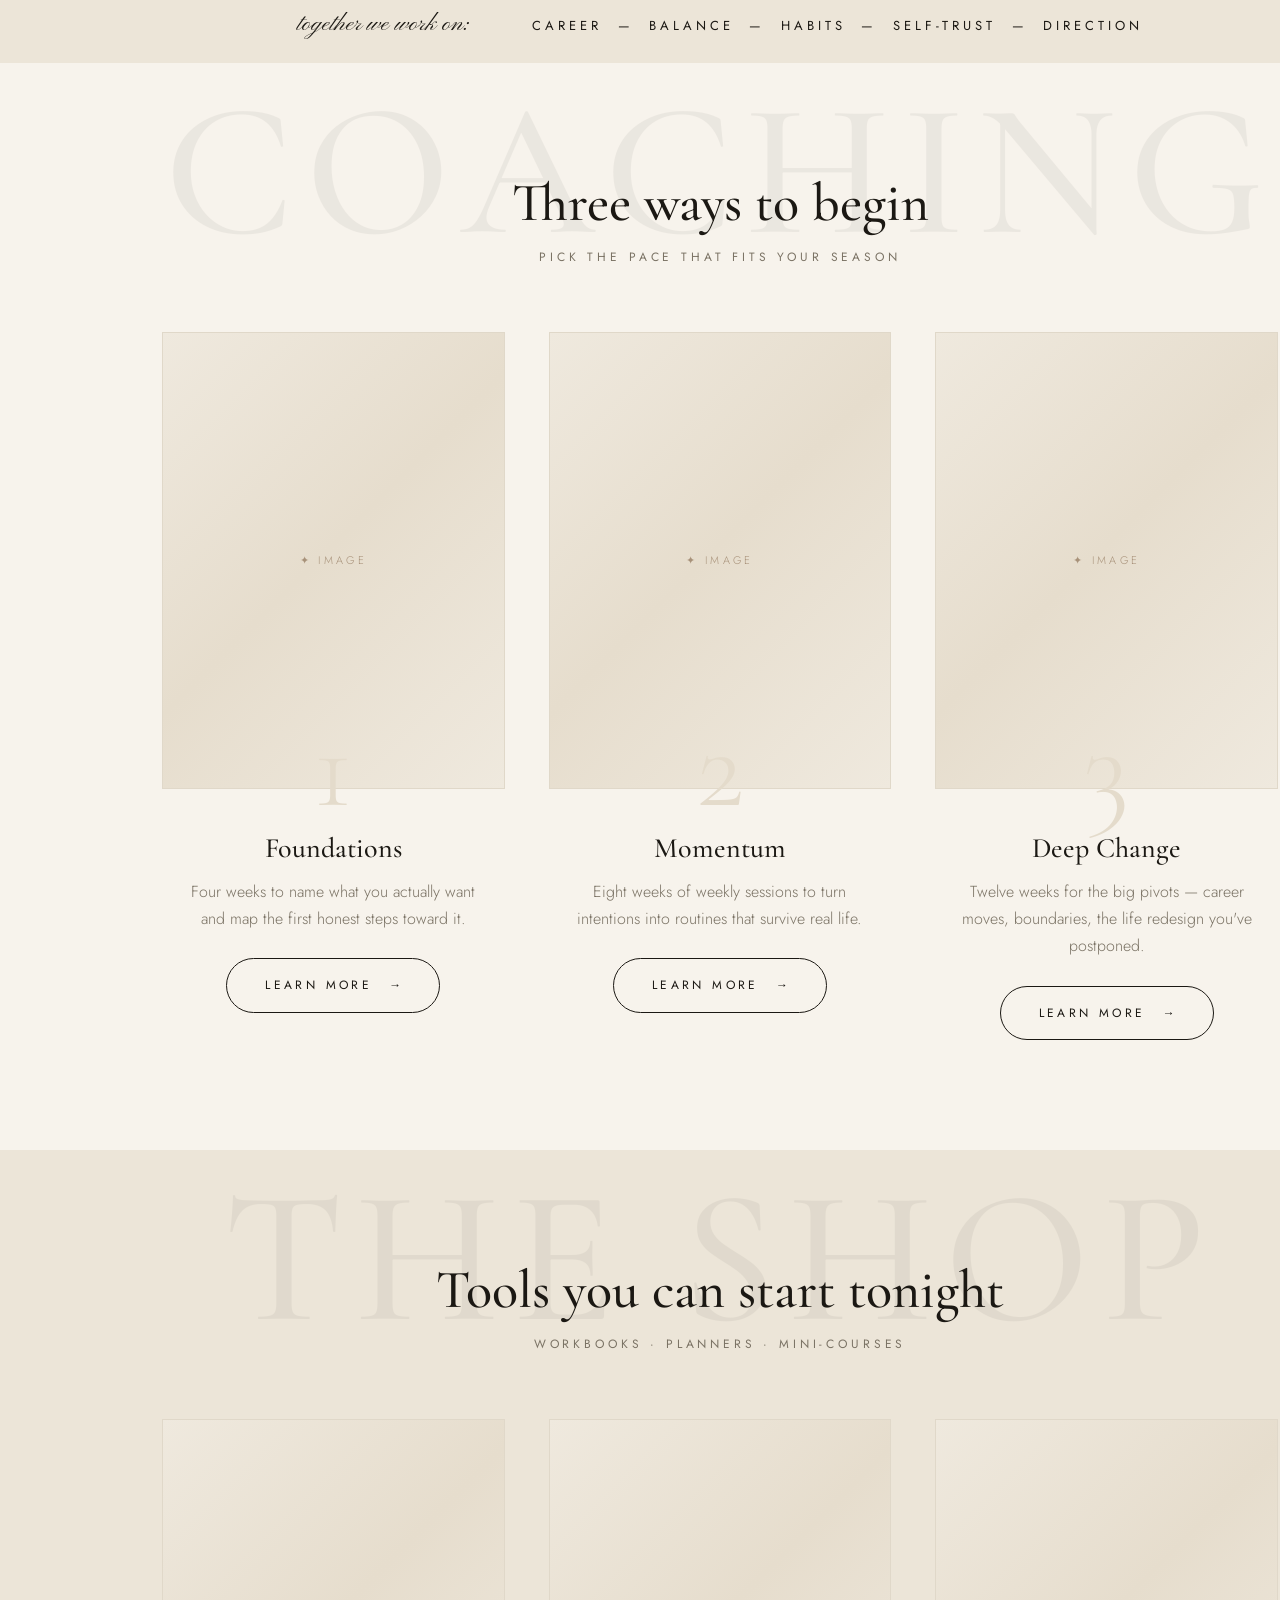
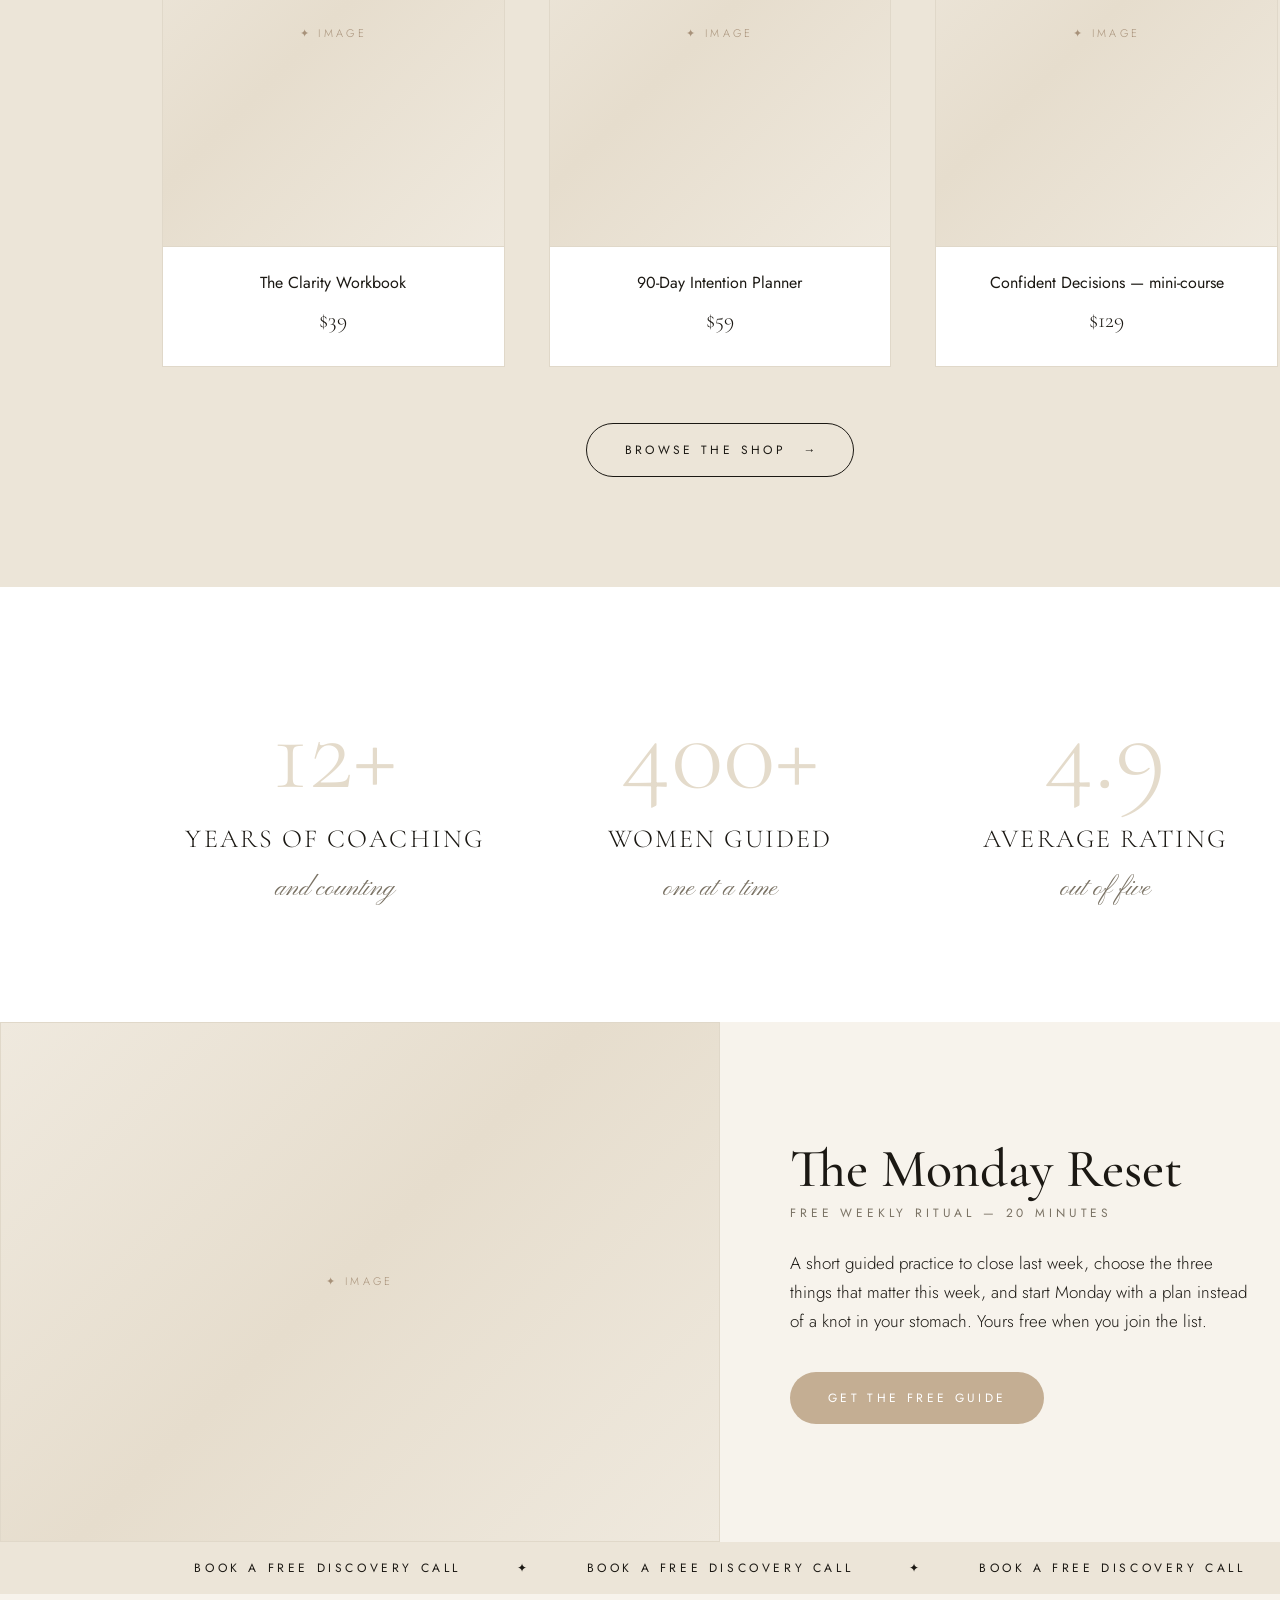
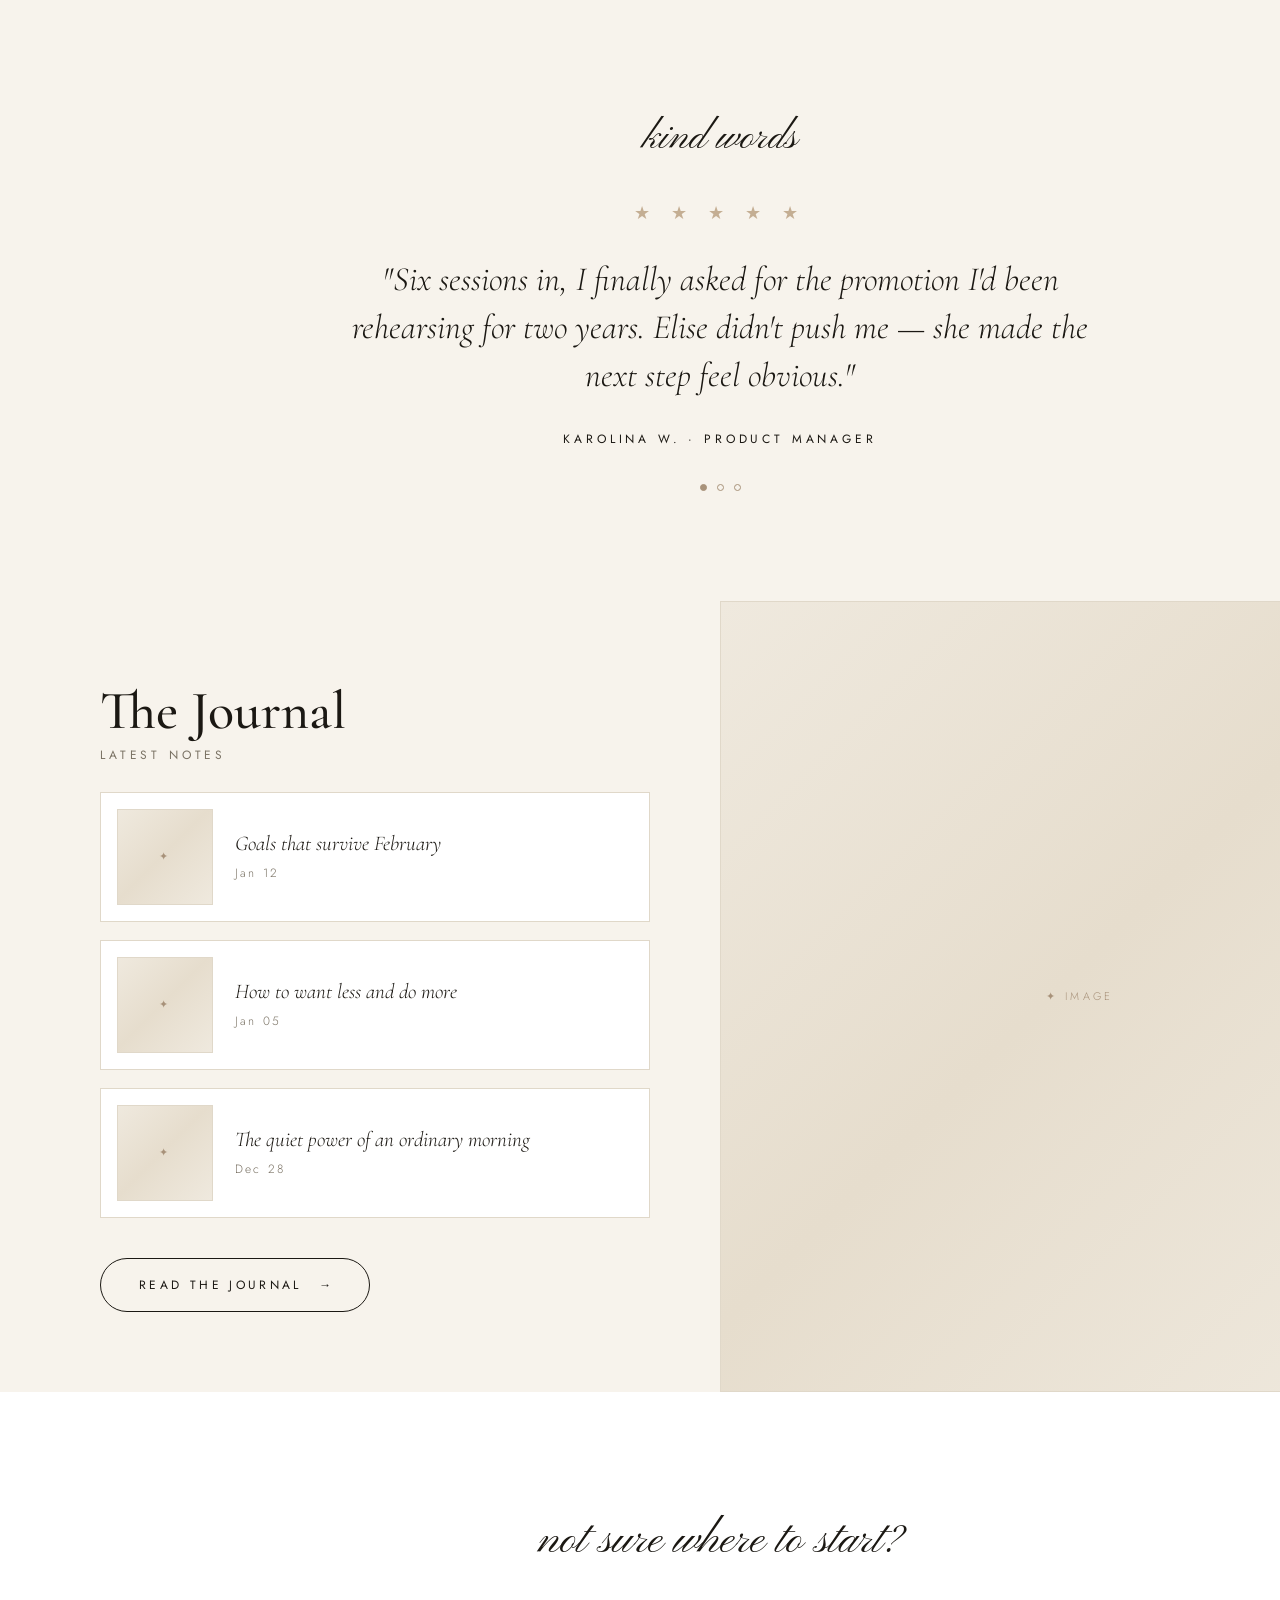
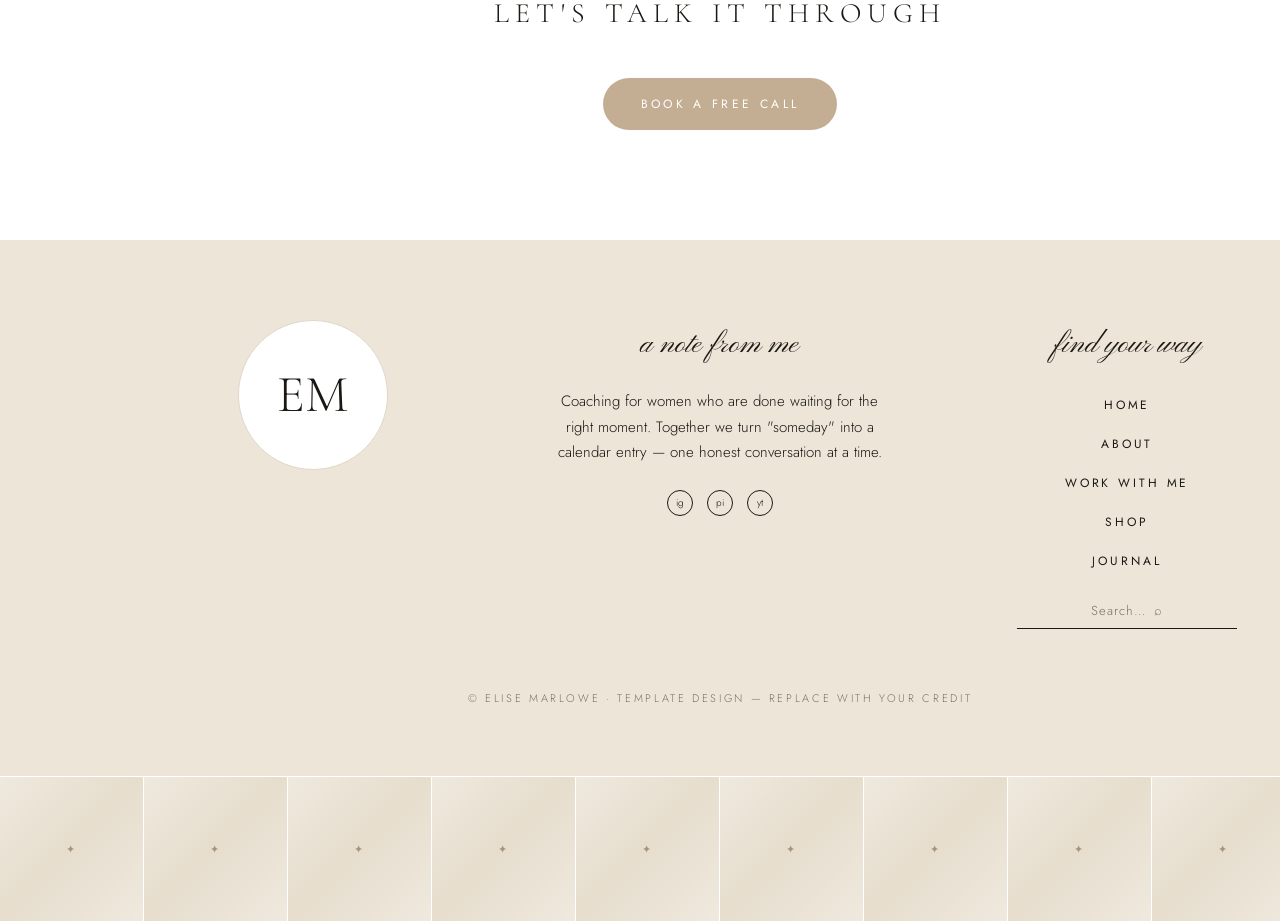
<file: canva-home.html>
<!DOCTYPE html>
<html lang="en">
<head>
<meta charset="UTF-8">
<title>Elise Marlowe — Home</title>
<link rel="preconnect" href="https://fonts.googleapis.com">
<link rel="preconnect" href="https://fonts.gstatic.com" crossorigin>
<link href="https://fonts.googleapis.com/css2?family=Cormorant+Garamond:ital,wght@0,400;0,500;0,600;1,400;1,500&family=Jost:wght@300;400&family=Pinyon+Script&display=swap" rel="stylesheet">
<style>
/* ============================================================
   CANVA IMPORT VARIANT — fixed 1440px, no responsiveness,
   decorations as real elements (no ::before / ::after content)
   ============================================================ */

:root{
  --paper:#ffffff; --cream:#f7f3ec; --linen:#ece5d8; --linen-2:#e4dbcb;
  --sand:#c4ae93; --clay:#a8927a; --ink:#1b1813; --mute:#7a7264; --hair:#e0d8c9;
}
*{margin:0;padding:0;box-sizing:border-box}
body{
  width:1440px;margin:0 auto;
  font-family:'Jost',sans-serif;font-weight:300;
  font-size:17px;line-height:1.7;color:var(--ink);background:var(--paper);
}
img{max-width:100%;display:block}
a{color:inherit;text-decoration:none}
ul{list-style:none}

.serif{font-family:'Cormorant Garamond',serif;font-weight:500}
.script{font-family:'Pinyon Script',cursive;font-weight:400}
.label{font-family:'Jost',sans-serif;font-weight:400;font-size:12px;letter-spacing:.32em;text-transform:uppercase}
h1,h2,h3{font-family:'Cormorant Garamond',serif;font-weight:500;line-height:1.12}
h1{font-size:84px}
h2{font-size:54px}
h3{font-size:28px}
.muted{color:var(--mute)}

.btn{display:inline-block;font-family:'Jost',sans-serif;font-weight:400;font-size:12px;letter-spacing:.28em;text-transform:uppercase;padding:16px 38px;border-radius:999px;background:var(--sand);color:#fff}
.btn.ghost{background:transparent;color:var(--ink);border:1px solid var(--ink)}
.btn .arr{margin-left:10px;letter-spacing:0}

.wrap{max-width:1180px;margin:0 auto;padding:0 32px}
.section{padding:110px 0;position:relative}
.section.cream{background:var(--cream)}
.section.linen{background:var(--linen)}
.center{text-align:center}

/* watermark as a real element */
.wm{position:relative;overflow:hidden}
.wm-txt{
  position:absolute;left:50%;top:14px;transform:translateX(-50%);
  font-family:'Cormorant Garamond',serif;font-weight:500;
  font-size:190px;letter-spacing:.06em;color:var(--ink);opacity:.05;
  white-space:nowrap;line-height:1;z-index:0;
}
.wm .wrap{position:relative;z-index:1}

.sec-head{margin-bottom:64px}
.sec-head .script{font-size:40px;display:block;margin-bottom:6px}
.sec-head .label{color:var(--mute);display:block;margin-top:14px}

/* placeholders with a real label */
.ph{
  background:linear-gradient(135deg,#efe9de 0%,#e6ddcd 48%,#efe9de 100%);
  border:1px solid var(--hair);
  display:flex;align-items:center;justify-content:center;
  min-height:200px;text-align:center;
}
.ph-label{
  color:var(--clay);font-family:'Jost',sans-serif;font-size:11px;
  letter-spacing:.3em;text-transform:uppercase;
}
.ph.tall{aspect-ratio:3/4}
.ph.wide{aspect-ratio:16/9}
.ph.square{aspect-ratio:1/1;min-height:0}
.ph.hero-bg{position:absolute;inset:0;min-height:0;border:0}

/* header */
.topbar{background:var(--cream);padding:10px 0}
.topbar .wrap{display:flex;justify-content:space-between;align-items:center}
.socials{display:flex;gap:14px}
.socials a{width:26px;height:26px;border-radius:50%;border:1px solid var(--ink);display:flex;align-items:center;justify-content:center;font-size:10px}
.cart{font-size:13px;letter-spacing:.12em}
.masthead{padding:34px 0 30px;border-bottom:1px solid var(--hair);background:var(--paper)}
.masthead .wrap{display:flex;align-items:center;justify-content:space-between}
.logo .label{display:block;font-size:10px;margin-bottom:6px;color:var(--mute)}
.logo .name{font-family:'Cormorant Garamond',serif;font-weight:500;font-size:38px;letter-spacing:.04em}
nav.main{display:flex;gap:40px}
nav.main a{font-size:12px;letter-spacing:.26em;text-transform:uppercase;font-weight:400;padding-bottom:4px;border-bottom:1px solid transparent}
nav.main a.active{border-color:var(--ink)}

/* hero */
.hero{position:relative;min-height:620px;display:flex;align-items:center;justify-content:center;text-align:center;overflow:hidden}
.hero-inner{position:relative;z-index:2;padding:80px 24px}
.hero .script{font-size:50px;display:block;margin-bottom:8px}
.hero h1{letter-spacing:.02em;text-transform:uppercase;max-width:15ch;margin:0 auto 40px}
.hero-veil{position:absolute;inset:0;background:rgba(247,243,236,.35);z-index:1}

.page-hero{background:var(--cream);padding:90px 0 80px;text-align:center}
.page-hero .script{font-size:42px;display:block;margin-bottom:4px}
.page-hero h1{text-transform:uppercase;letter-spacing:.04em;font-size:60px}
.page-hero .label{color:var(--mute);display:block;margin-top:16px}

/* about intro */
.about-grid{display:grid;grid-template-columns:1fr 1fr;gap:70px;align-items:center}
.about-copy h2{margin-bottom:6px}
.about-copy .label{color:var(--mute);display:block;margin-bottom:26px}
.about-copy p{margin-bottom:34px;max-width:44ch}
.about-visual{position:relative;padding:40px 60px 60px 40px}
.about-visual .ph{width:78%;margin-left:auto}
.badge{position:absolute;top:0;left:0;width:150px;height:150px;z-index:2}
.quote-card{position:absolute;right:0;bottom:0;z-index:2;background:var(--cream);border:1px solid var(--hair);padding:36px 40px;max-width:340px;text-align:center}
.quote-card .q{font-family:'Cormorant Garamond',serif;font-size:22px;line-height:1.45}
.quote-card .script{display:block;margin-top:14px;font-size:26px}

/* strips */
.strip{background:var(--linen);padding:18px 0;overflow:hidden;white-space:nowrap}
.strip .inner{display:flex;gap:64px;justify-content:center;align-items:baseline}
.strip .script{font-size:24px}
.strip .label{font-size:13px;letter-spacing:.3em}
.ticker{background:var(--linen);padding:16px 0;overflow:hidden;white-space:nowrap}
.ticker .inner{display:flex;gap:56px;justify-content:center}
.ticker span{font-size:12px;letter-spacing:.3em;text-transform:uppercase;font-weight:400}

/* cards */
.cards-3{display:grid;grid-template-columns:repeat(3,1fr);gap:44px}
.svc{text-align:center}
.svc .visual{position:relative;margin-bottom:30px}
.svc .num{position:absolute;left:50%;bottom:-38px;transform:translateX(-50%);font-family:'Cormorant Garamond',serif;font-size:120px;line-height:1;color:var(--linen-2)}
.svc h3{margin:44px 0 14px}
.svc p{max-width:34ch;margin:0 auto 26px;color:var(--mute);font-size:16px}

.prod{background:var(--paper);text-align:center}
.prod .ph{aspect-ratio:4/5}
.prod .body{padding:22px 16px 26px;border:1px solid var(--hair);border-top:0}
.prod .title{font-size:16px;font-weight:400}
.prod .price{font-family:'Cormorant Garamond',serif;font-size:22px;margin-top:6px}

.stats{display:grid;grid-template-columns:repeat(3,1fr);gap:40px;text-align:center}
.stat .big{font-family:'Cormorant Garamond',serif;font-size:110px;line-height:1;color:var(--linen-2)}
.stat .what{font-family:'Cormorant Garamond',serif;font-size:26px;text-transform:uppercase;letter-spacing:.08em;margin-top:10px}
.stat .script{font-size:26px;color:var(--mute);display:block;margin-top:6px}

/* splits */
.split{display:grid;grid-template-columns:1fr 1fr;min-height:520px}
.split .media{position:relative}
.split .media .ph{position:absolute;inset:0;min-height:0}
.split .content{background:var(--cream);display:flex;flex-direction:column;justify-content:center;padding:80px 100px 80px 70px}
.split .content h2{margin-bottom:4px}
.split .content .label{color:var(--mute);display:block;margin-bottom:26px}
.split .content p{margin-bottom:36px;max-width:46ch}
.split.flip .media{order:2}
.split.flip .content{order:1;padding:80px 70px 80px 100px}

/* testimonial */
.testi{max-width:760px;margin:0 auto}
.stars{color:var(--sand);letter-spacing:8px;font-size:18px;margin-bottom:28px}
.testi .q{font-family:'Cormorant Garamond',serif;font-style:italic;font-size:34px;line-height:1.4}
.testi .who{margin-top:30px}
.dots{margin-top:34px;display:flex;gap:10px;justify-content:center}
.dots i{width:7px;height:7px;border-radius:50%;border:1px solid var(--clay);display:block}
.dots i.on{background:var(--clay)}

/* blog rows */
.blog-list{display:flex;flex-direction:column;gap:18px;margin-bottom:40px}
.post-row{display:grid;grid-template-columns:96px 1fr;gap:22px;background:var(--paper);border:1px solid var(--hair);padding:16px;align-items:center}
.post-row .ph{min-height:96px}
.post-row .t{font-family:'Cormorant Garamond',serif;font-style:italic;font-size:21px;line-height:1.3}
.post-row .d{font-size:12px;letter-spacing:.18em;color:var(--mute);margin-top:6px}

/* CTA */
.cta-band{text-align:center}
.cta-band .script{font-size:46px;display:block;margin-bottom:10px}
.cta-band .line{font-size:28px;letter-spacing:.22em;text-transform:uppercase;font-weight:300;margin-bottom:40px}

/* footer */
footer{background:var(--linen);padding:80px 0 70px}
.foot-grid{display:grid;grid-template-columns:1fr 1.3fr 1fr;gap:60px;align-items:start}
.monogram{width:150px;height:150px;border-radius:50%;background:var(--paper);border:1px solid var(--hair);display:flex;align-items:center;justify-content:center;margin:0 auto;font-family:'Cormorant Garamond',serif;font-size:52px}
.foot-col{text-align:center}
.foot-col .script{font-size:30px;display:block;margin-bottom:18px}
.foot-col p{font-size:15px;max-width:38ch;margin:0 auto 24px}
.foot-col ul li{margin-bottom:10px}
.foot-col ul a{font-size:12px;letter-spacing:.24em;text-transform:uppercase;font-weight:400}
.foot-search{margin-top:26px;display:flex;justify-content:center;gap:8px;border-bottom:1px solid var(--ink);padding-bottom:6px;max-width:220px;margin-left:auto;margin-right:auto;font-size:13px;color:var(--mute);letter-spacing:.08em}
.foot-socials{justify-content:center;margin-top:6px}
.credit{text-align:center;margin-top:60px;font-size:11px;letter-spacing:.24em;text-transform:uppercase;color:var(--mute)}
.insta-strip{display:grid;grid-template-columns:repeat(10,1fr)}
.insta-strip .ph{min-height:0;aspect-ratio:1/1;border:0;outline:1px solid var(--paper)}

/* subpages */
.story{display:grid;grid-template-columns:1fr 1fr;gap:70px;align-items:center}
.story .ph{aspect-ratio:4/5}
.story h2{margin-bottom:24px}
.story p{margin-bottom:20px;max-width:48ch}
.vals{display:grid;grid-template-columns:repeat(3,1fr);gap:50px;text-align:center}
.vals .script{font-size:34px;display:block;margin-bottom:12px}
.vals p{font-size:16px;color:var(--mute);max-width:32ch;margin:0 auto}
.quote-band{text-align:center;padding:100px 0;position:relative;overflow:hidden}
.quote-band .q{font-family:'Cormorant Garamond',serif;font-size:42px;line-height:1.35;max-width:22ch;margin:0 auto;position:relative;z-index:1}
.quote-band .script{display:block;margin-top:26px;font-size:34px;color:var(--mute);position:relative;z-index:1}

.plans{display:grid;grid-template-columns:repeat(3,1fr);gap:36px;align-items:start}
.plan{background:var(--paper);border:1px solid var(--hair);padding:46px 38px;text-align:center}
.plan.hi{background:var(--cream);border-color:var(--linen-2)}
.plan .tier{font-size:11px;letter-spacing:.32em;text-transform:uppercase;color:var(--mute)}
.plan h3{margin:14px 0 4px;font-size:30px}
.plan .price{font-family:'Cormorant Garamond',serif;font-size:52px;line-height:1;margin:18px 0 4px}
.plan .per{font-size:12px;letter-spacing:.2em;text-transform:uppercase;color:var(--mute)}
.plan .desc{font-size:15px;color:var(--mute);margin:22px auto;max-width:30ch}
.plan ul{text-align:left;margin:30px 0 34px;border-top:1px solid var(--hair);padding-top:26px}
.plan ul li{font-size:14.5px;padding:7px 0}
.li-star{color:var(--sand);font-size:10px;margin-right:10px}

.steps{display:grid;grid-template-columns:repeat(3,1fr);gap:50px;text-align:center}
.step{position:relative;padding-top:0}
.step-num{display:block;font-family:'Cormorant Garamond',serif;font-size:58px;color:var(--linen-2);line-height:1;margin-bottom:14px}
.step h3{margin-bottom:12px}
.step p{font-size:16px;color:var(--mute);max-width:30ch;margin:0 auto}

.shop-grid{display:grid;grid-template-columns:repeat(3,1fr);gap:44px}
.cat-strip{display:flex;gap:44px;justify-content:center;margin-bottom:70px}
.cat-strip a{font-size:12px;letter-spacing:.28em;text-transform:uppercase;font-weight:400;padding-bottom:6px;border-bottom:1px solid transparent}
.cat-strip a.on{border-color:var(--ink)}

.feat-post{display:grid;grid-template-columns:1.2fr 1fr;gap:60px;align-items:center;margin-bottom:90px}
.feat-post .ph{aspect-ratio:4/3}
.feat-post .k{font-size:11px;letter-spacing:.3em;text-transform:uppercase;color:var(--mute);display:block;margin-bottom:16px}
.feat-post h2{font-style:italic;margin-bottom:18px}
.feat-post p{margin-bottom:28px;max-width:46ch;color:var(--mute)}
.post-grid{display:grid;grid-template-columns:repeat(3,1fr);gap:44px}
.post-card .ph{aspect-ratio:4/3;margin-bottom:20px}
.post-card .t{font-family:'Cormorant Garamond',serif;font-style:italic;font-size:23px;line-height:1.3}
.post-card .d{font-size:12px;letter-spacing:.18em;color:var(--mute);margin-top:8px}

.news-band{text-align:center}
.news-band .fake-input{display:flex;justify-content:space-between;align-items:center;max-width:440px;margin:0 auto;border-bottom:1px solid var(--ink);padding:10px 4px;font-size:13px;letter-spacing:.14em;color:var(--mute);text-transform:uppercase}

</style>
</head>
<body>
<div data-document-role="page" data-label="Header"><div class="topbar">
<div class="wrap">
<div class="socials">
<a aria-label="Instagram" href="#">ig</a>
<a aria-label="Pinterest" href="#">pi</a>
<a aria-label="YouTube" href="#">yt</a>
</div>
<div class="cart label">CART (0)</div>
</div>
</div><header class="masthead">
<div class="wrap">
<a class="logo" href="index.html">
<span class="label">life &amp; mindset coach</span>
<span class="name">Elise Marlowe</span>
</a>
<nav class="main">
<a class="active" href="index.html">Home</a>
<a class="" href="about.html">About</a>
<a class="" href="work-with-me.html">Work With Me</a>
<a class="" href="shop.html">Shop</a>
<a class="" href="blog.html">Journal</a>
</nav>
</div>
</header></div>
<div data-document-role="page" data-label="Hero"><section class="hero">
<div class="ph hero-bg"><span class="ph-label">✦  full-width hero image</span></div>
<div class="hero-veil"></div>
<div class="hero-inner">
<span class="script">ready when you are —</span>
<h1>A life that feels like you</h1>
<a class="btn" href="work-with-me.html">Work with me</a>
</div>
</section></div>
<div data-document-role="page" data-label="Hi, I'm Elise"><section class="section">
<div class="wrap about-grid">
<div class="about-copy">
<h2>Hi, I'm Elise</h2>
<span class="label">your coach &amp; sounding board</span>
<p>For twelve years I've helped women untangle what they truly want from what they've been told to want — and then build a week, a job and a life around it. No hustle mantras. Just clear thinking, honest goals and steady follow-through.</p>
<a class="btn ghost" href="about.html">My story <span class="arr">→</span></a>
</div>
<div class="about-visual">
<svg aria-hidden="true" class="badge" viewbox="0 0 150 150">
<defs><path d="M 75,75 m -55,0 a 55,55 0 1,1 110,0 a 55,55 0 1,1 -110,0" id="circ"></path></defs>
<text style="font-family:'Jost',sans-serif;font-size:11.5px;letter-spacing:4px;fill:#1b1813;text-transform:uppercase">
<textpath href="#circ">CLARITY · COURAGE · CONSISTENCY · CLARITY · COURAGE ·</textpath>
</text>
</svg>
<div class="ph tall"><span class="ph-label">✦  image</span></div>
<div class="quote-card">
<p class="q">"You don't need a new life — you need this one arranged around what matters."</p>
<span class="script">Elise</span>
</div>
</div>
</div>
</section></div>
<div data-document-role="page" data-label="Text band"><div class="strip">
<div class="inner">
<span class="script">together we work on:</span>
<span class="label">CAREER  —  BALANCE  —  HABITS  —  SELF-TRUST  —  DIRECTION</span>
</div>
</div></div>
<div data-document-role="page" data-label="Three ways to begin"><section class="section cream wm" data-wm="COACHING"><div class="wm-txt">COACHING</div>
<div class="wrap">
<div class="sec-head center">
<h2>Three ways to begin</h2>
<span class="label">pick the pace that fits your season</span>
</div>
<div class="cards-3">
<div class="svc">
<div class="visual"><div class="ph tall"><span class="ph-label">✦  image</span></div><span class="num">1</span></div>
<h3>Foundations</h3>
<p>Four weeks to name what you actually want and map the first honest steps toward it.</p>
<a class="btn ghost" href="work-with-me.html">Learn more <span class="arr">→</span></a>
</div>
<div class="svc">
<div class="visual"><div class="ph tall"><span class="ph-label">✦  image</span></div><span class="num">2</span></div>
<h3>Momentum</h3>
<p>Eight weeks of weekly sessions to turn intentions into routines that survive real life.</p>
<a class="btn ghost" href="work-with-me.html">Learn more <span class="arr">→</span></a>
</div>
<div class="svc">
<div class="visual"><div class="ph tall"><span class="ph-label">✦  image</span></div><span class="num">3</span></div>
<h3>Deep Change</h3>
<p>Twelve weeks for the big pivots — career moves, boundaries, the life redesign you've postponed.</p>
<a class="btn ghost" href="work-with-me.html">Learn more <span class="arr">→</span></a>
</div>
</div>
</div>
</section></div>
<div data-document-role="page" data-label="Tools you can start tonight"><section class="section linen wm" data-wm="THE SHOP"><div class="wm-txt">THE SHOP</div>
<div class="wrap">
<div class="sec-head center">
<h2>Tools you can start tonight</h2>
<span class="label">workbooks · planners · mini-courses</span>
</div>
<div class="cards-3">
<div class="prod">
<div class="ph"><span class="ph-label">✦  image</span></div>
<div class="body">
<div class="title">The Clarity Workbook</div>
<div class="price">$39</div>
</div>
</div>
<div class="prod">
<div class="ph"><span class="ph-label">✦  image</span></div>
<div class="body">
<div class="title">90-Day Intention Planner</div>
<div class="price">$59</div>
</div>
</div>
<div class="prod">
<div class="ph"><span class="ph-label">✦  image</span></div>
<div class="body">
<div class="title">Confident Decisions — mini-course</div>
<div class="price">$129</div>
</div>
</div>
</div>
<div class="center" style="margin-top:56px">
<a class="btn ghost" href="shop.html">Browse the shop <span class="arr">→</span></a>
</div>
</div>
</section></div>
<div data-document-role="page" data-label="and counting"><section class="section">
<div class="wrap stats">
<div class="stat">
<div class="big">12+</div>
<div class="what">Years of coaching</div>
<span class="script">and counting</span>
</div>
<div class="stat">
<div class="big">400+</div>
<div class="what">Women guided</div>
<span class="script">one at a time</span>
</div>
<div class="stat">
<div class="big">4.9</div>
<div class="what">Average rating</div>
<span class="script">out of five</span>
</div>
</div>
</section></div>
<div data-document-role="page" data-label="The Monday Reset"><section class="split">
<div class="media"><div class="ph"><span class="ph-label">✦  image</span></div></div>
<div class="content">
<h2>The Monday Reset</h2>
<span class="label">free weekly ritual — 20 minutes</span>
<p>A short guided practice to close last week, choose the three things that matter this week, and start Monday with a plan instead of a knot in your stomach. Yours free when you join the list.</p>
<div><a class="btn" href="#">Get the free guide</a></div>
</div>
</section></div>
<div data-document-role="page" data-label="Text band"><div class="ticker">
<div class="inner">
<span>Book a free discovery call</span><span>✦</span>
<span>Book a free discovery call</span><span>✦</span>
<span>Book a free discovery call</span>
</div>
</div></div>
<div data-document-role="page" data-label="kind words"><section class="section cream">
<div class="wrap center">
<span class="script" style="font-size:40px;display:block;margin-bottom:26px">kind words</span>
<div class="testi">
<div class="stars">★ ★ ★ ★ ★</div>
<p class="q">"Six sessions in, I finally asked for the promotion I'd been rehearsing for two years. Elise didn't push me — she made the next step feel obvious."</p>
<div class="who label">Karolina W. · product manager</div>
<div class="dots"><i class="on"></i><i></i><i></i></div>
</div>
</div>
</section></div>
<div data-document-role="page" data-label="The Journal"><section class="split flip">
<div class="media"><div class="ph"><span class="ph-label">✦  image</span></div></div>
<div class="content">
<h2>The Journal</h2>
<span class="label">latest notes</span>
<div class="blog-list">
<a class="post-row" href="blog.html">
<div class="ph square"><span class="ph-label">✦</span></div>
<div><div class="t">Goals that survive February</div><div class="d">Jan 12</div></div>
</a>
<a class="post-row" href="blog.html">
<div class="ph square"><span class="ph-label">✦</span></div>
<div><div class="t">How to want less and do more</div><div class="d">Jan 05</div></div>
</a>
<a class="post-row" href="blog.html">
<div class="ph square"><span class="ph-label">✦</span></div>
<div><div class="t">The quiet power of an ordinary morning</div><div class="d">Dec 28</div></div>
</a>
</div>
<div><a class="btn ghost" href="blog.html">Read the journal <span class="arr">→</span></a></div>
</div>
</section></div>
<div data-document-role="page" data-label="not sure where to start?"><section class="section cta-band">
<div class="wrap">
<span class="script">not sure where to start?</span>
<div class="line serif">Let's talk it through</div>
<a class="btn" href="work-with-me.html">Book a free call</a>
</div>
</section></div>
<div data-document-role="page" data-label="Footer"><footer>
<div class="wrap foot-grid">
<div class="foot-col">
<div class="monogram">EM</div>
</div>
<div class="foot-col">
<span class="script">a note from me</span>
<p>Coaching for women who are done waiting for the right moment. Together we turn "someday" into a calendar entry — one honest conversation at a time.</p>
<div class="socials foot-socials">
<a aria-label="Instagram" href="#">ig</a>
<a aria-label="Pinterest" href="#">pi</a>
<a aria-label="YouTube" href="#">yt</a>
</div>
</div>
<div class="foot-col">
<span class="script">find your way</span>
<ul>
<li><a href="index.html">Home</a></li>
<li><a href="about.html">About</a></li>
<li><a href="work-with-me.html">Work With Me</a></li>
<li><a href="shop.html">Shop</a></li>
<li><a href="blog.html">Journal</a></li>
</ul>
<div class="foot-search"><span>Search…</span><span>⌕</span></div>
</div>
</div>
<div class="credit wrap">© Elise Marlowe · Template design — replace with your credit</div>
</footer></div>
<div data-document-role="page" data-label="Photo strip"><div class="insta-strip">
<div class="ph"><span class="ph-label">✦</span></div><div class="ph"><span class="ph-label">✦</span></div><div class="ph"><span class="ph-label">✦</span></div><div class="ph"><span class="ph-label">✦</span></div><div class="ph"><span class="ph-label">✦</span></div>
<div class="ph"><span class="ph-label">✦</span></div><div class="ph"><span class="ph-label">✦</span></div><div class="ph"><span class="ph-label">✦</span></div><div class="ph"><span class="ph-label">✦</span></div><div class="ph"><span class="ph-label">✦</span></div>
</div></div>
</body>
</html>
</file>
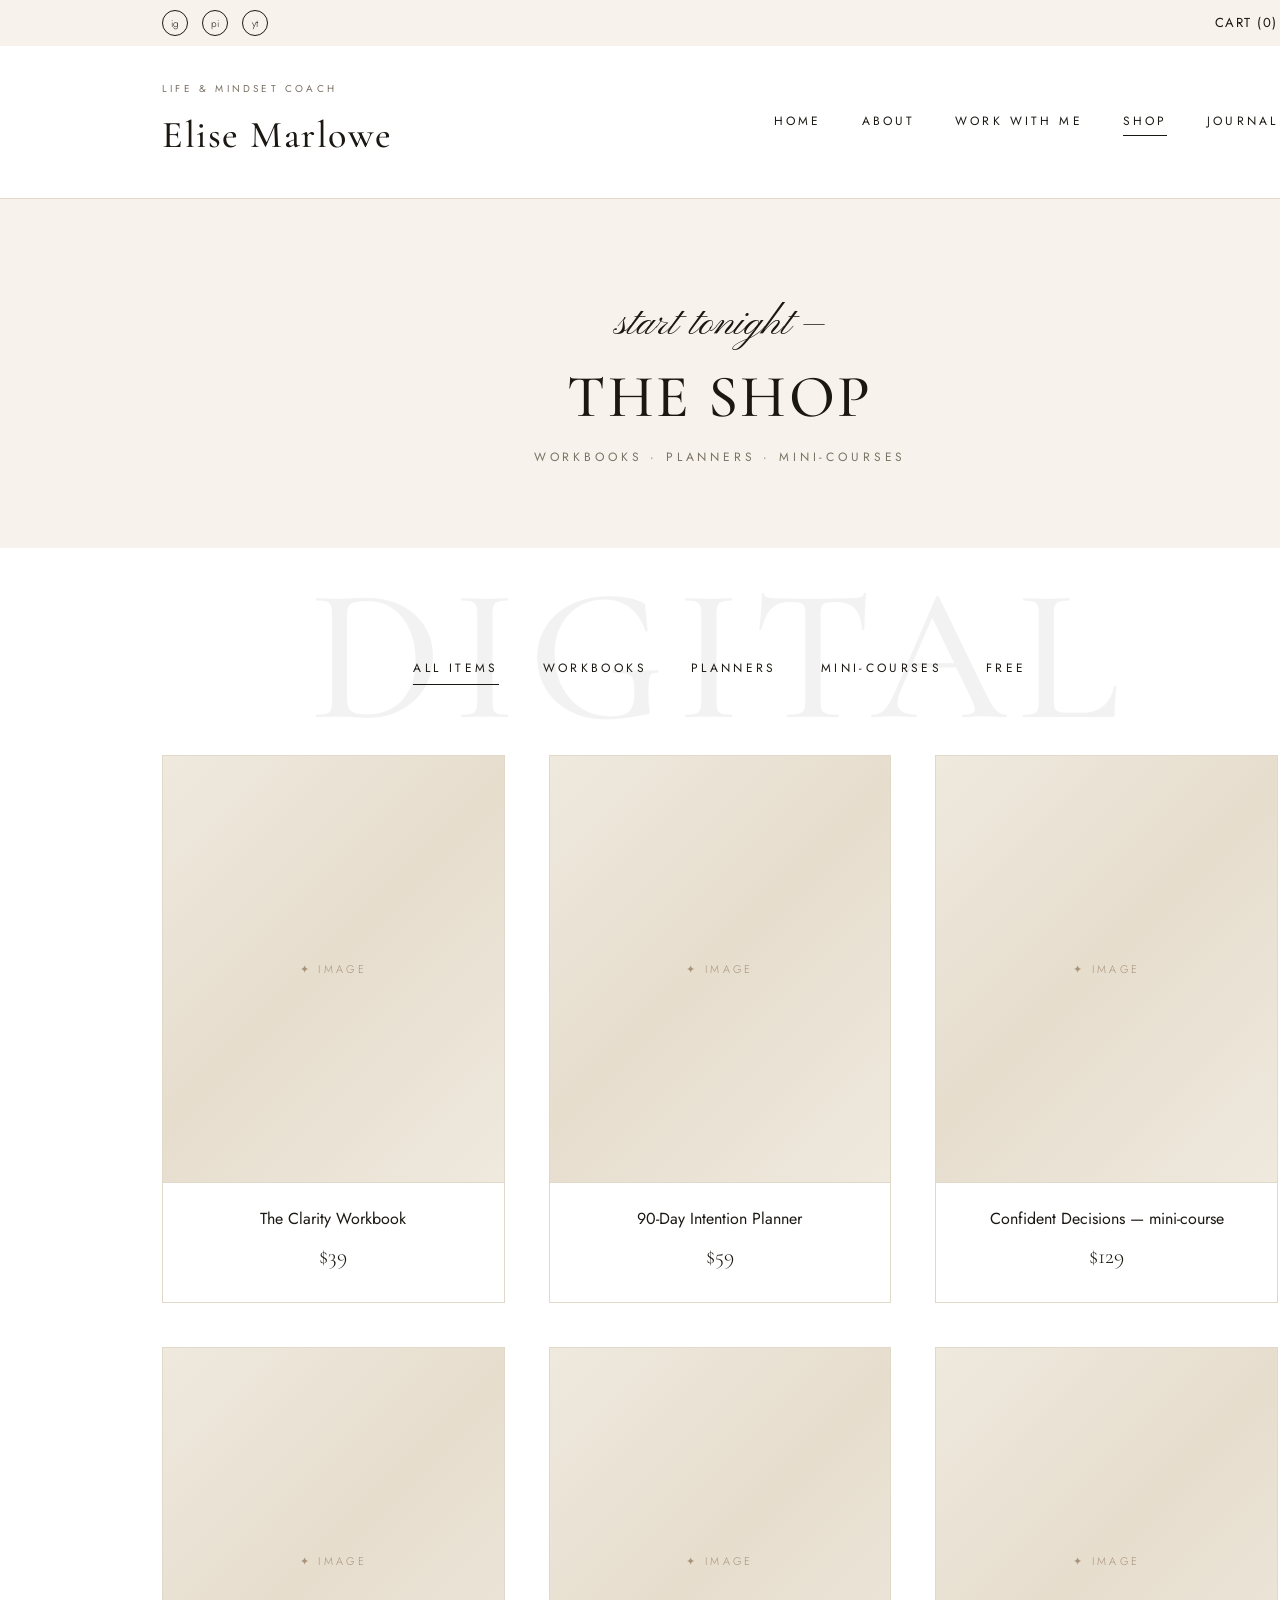
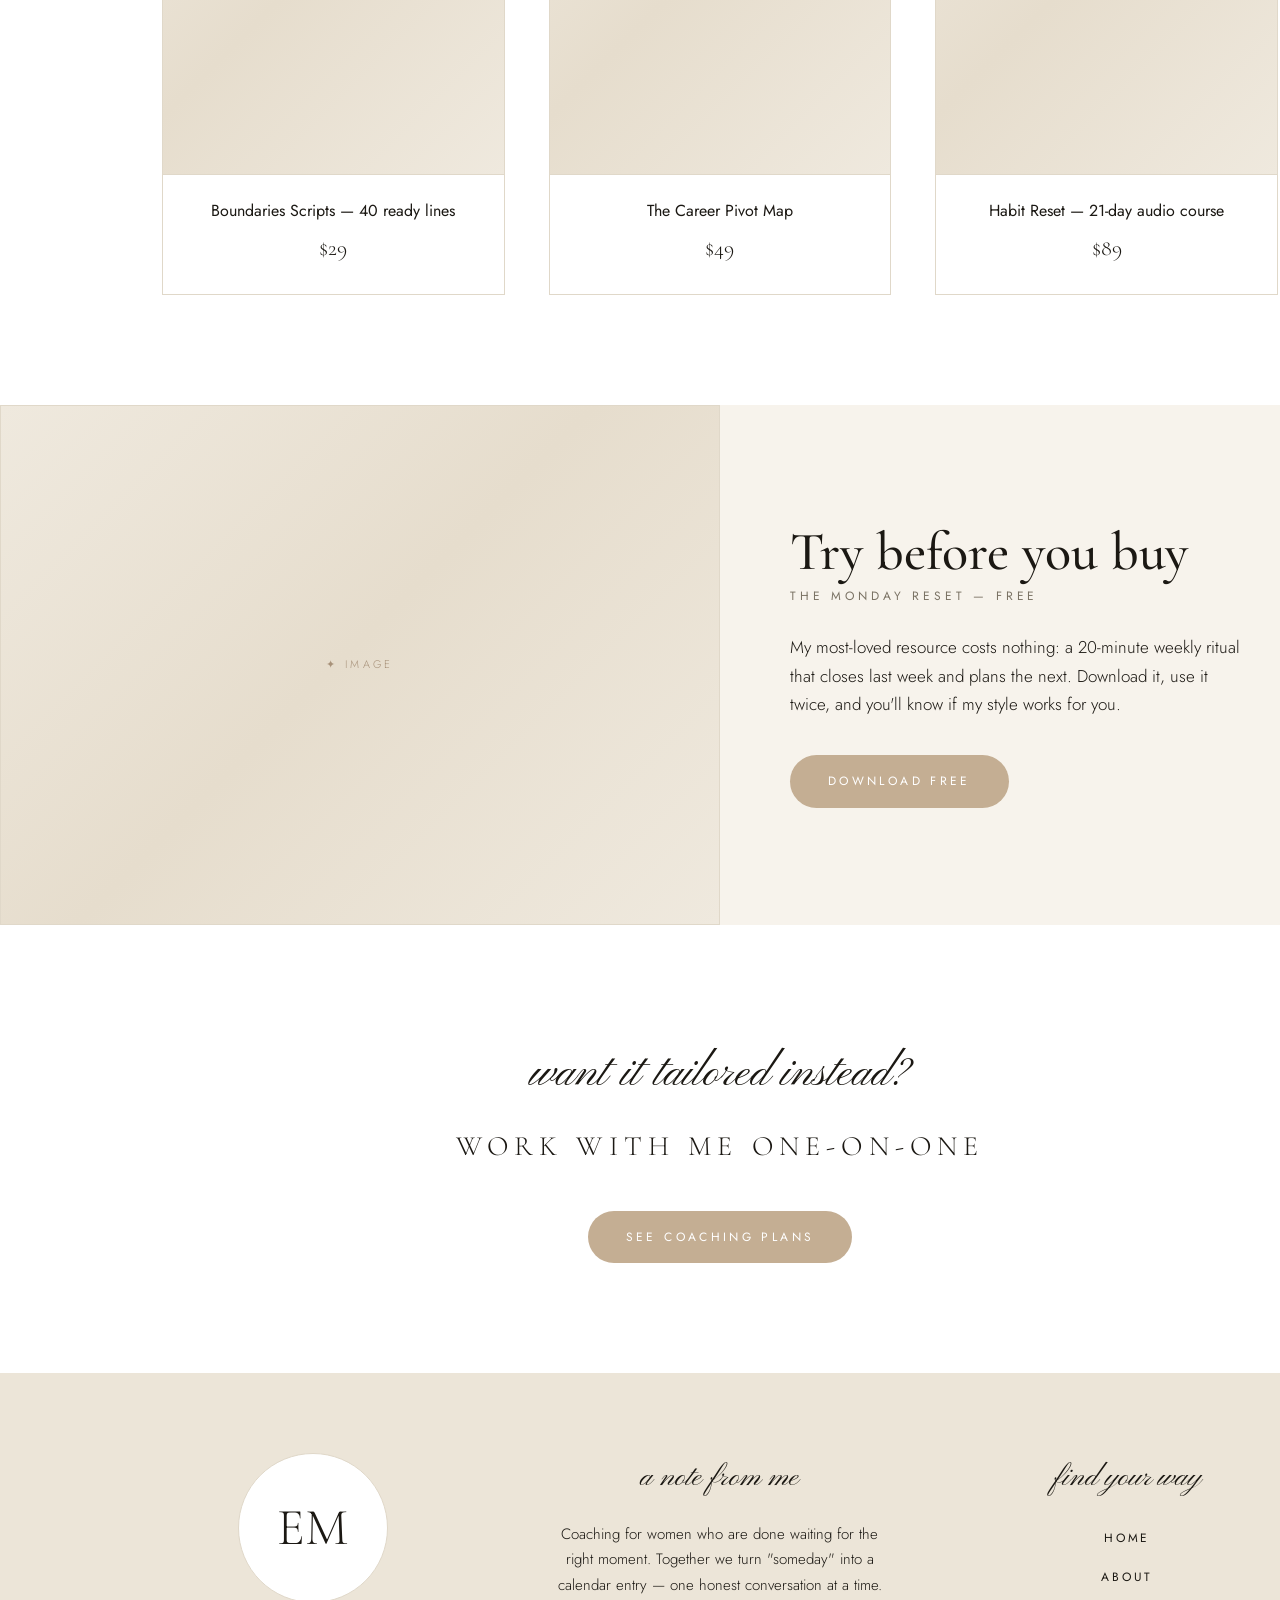
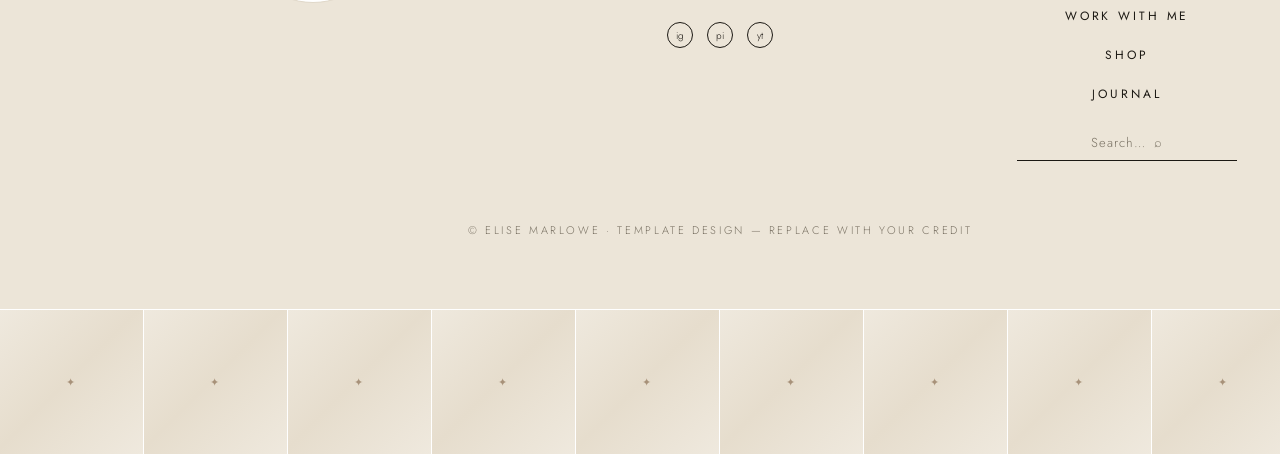
<file: canva-shop.html>
<!DOCTYPE html>
<html lang="en">
<head>
<meta charset="UTF-8">
<title>Elise Marlowe — Shop</title>
<link rel="preconnect" href="https://fonts.googleapis.com">
<link rel="preconnect" href="https://fonts.gstatic.com" crossorigin>
<link href="https://fonts.googleapis.com/css2?family=Cormorant+Garamond:ital,wght@0,400;0,500;0,600;1,400;1,500&family=Jost:wght@300;400&family=Pinyon+Script&display=swap" rel="stylesheet">
<style>
/* ============================================================
   CANVA IMPORT VARIANT — fixed 1440px, no responsiveness,
   decorations as real elements (no ::before / ::after content)
   ============================================================ */

:root{
  --paper:#ffffff; --cream:#f7f3ec; --linen:#ece5d8; --linen-2:#e4dbcb;
  --sand:#c4ae93; --clay:#a8927a; --ink:#1b1813; --mute:#7a7264; --hair:#e0d8c9;
}
*{margin:0;padding:0;box-sizing:border-box}
body{
  width:1440px;margin:0 auto;
  font-family:'Jost',sans-serif;font-weight:300;
  font-size:17px;line-height:1.7;color:var(--ink);background:var(--paper);
}
img{max-width:100%;display:block}
a{color:inherit;text-decoration:none}
ul{list-style:none}

.serif{font-family:'Cormorant Garamond',serif;font-weight:500}
.script{font-family:'Pinyon Script',cursive;font-weight:400}
.label{font-family:'Jost',sans-serif;font-weight:400;font-size:12px;letter-spacing:.32em;text-transform:uppercase}
h1,h2,h3{font-family:'Cormorant Garamond',serif;font-weight:500;line-height:1.12}
h1{font-size:84px}
h2{font-size:54px}
h3{font-size:28px}
.muted{color:var(--mute)}

.btn{display:inline-block;font-family:'Jost',sans-serif;font-weight:400;font-size:12px;letter-spacing:.28em;text-transform:uppercase;padding:16px 38px;border-radius:999px;background:var(--sand);color:#fff}
.btn.ghost{background:transparent;color:var(--ink);border:1px solid var(--ink)}
.btn .arr{margin-left:10px;letter-spacing:0}

.wrap{max-width:1180px;margin:0 auto;padding:0 32px}
.section{padding:110px 0;position:relative}
.section.cream{background:var(--cream)}
.section.linen{background:var(--linen)}
.center{text-align:center}

/* watermark as a real element */
.wm{position:relative;overflow:hidden}
.wm-txt{
  position:absolute;left:50%;top:14px;transform:translateX(-50%);
  font-family:'Cormorant Garamond',serif;font-weight:500;
  font-size:190px;letter-spacing:.06em;color:var(--ink);opacity:.05;
  white-space:nowrap;line-height:1;z-index:0;
}
.wm .wrap{position:relative;z-index:1}

.sec-head{margin-bottom:64px}
.sec-head .script{font-size:40px;display:block;margin-bottom:6px}
.sec-head .label{color:var(--mute);display:block;margin-top:14px}

/* placeholders with a real label */
.ph{
  background:linear-gradient(135deg,#efe9de 0%,#e6ddcd 48%,#efe9de 100%);
  border:1px solid var(--hair);
  display:flex;align-items:center;justify-content:center;
  min-height:200px;text-align:center;
}
.ph-label{
  color:var(--clay);font-family:'Jost',sans-serif;font-size:11px;
  letter-spacing:.3em;text-transform:uppercase;
}
.ph.tall{aspect-ratio:3/4}
.ph.wide{aspect-ratio:16/9}
.ph.square{aspect-ratio:1/1;min-height:0}
.ph.hero-bg{position:absolute;inset:0;min-height:0;border:0}

/* header */
.topbar{background:var(--cream);padding:10px 0}
.topbar .wrap{display:flex;justify-content:space-between;align-items:center}
.socials{display:flex;gap:14px}
.socials a{width:26px;height:26px;border-radius:50%;border:1px solid var(--ink);display:flex;align-items:center;justify-content:center;font-size:10px}
.cart{font-size:13px;letter-spacing:.12em}
.masthead{padding:34px 0 30px;border-bottom:1px solid var(--hair);background:var(--paper)}
.masthead .wrap{display:flex;align-items:center;justify-content:space-between}
.logo .label{display:block;font-size:10px;margin-bottom:6px;color:var(--mute)}
.logo .name{font-family:'Cormorant Garamond',serif;font-weight:500;font-size:38px;letter-spacing:.04em}
nav.main{display:flex;gap:40px}
nav.main a{font-size:12px;letter-spacing:.26em;text-transform:uppercase;font-weight:400;padding-bottom:4px;border-bottom:1px solid transparent}
nav.main a.active{border-color:var(--ink)}

/* hero */
.hero{position:relative;min-height:620px;display:flex;align-items:center;justify-content:center;text-align:center;overflow:hidden}
.hero-inner{position:relative;z-index:2;padding:80px 24px}
.hero .script{font-size:50px;display:block;margin-bottom:8px}
.hero h1{letter-spacing:.02em;text-transform:uppercase;max-width:15ch;margin:0 auto 40px}
.hero-veil{position:absolute;inset:0;background:rgba(247,243,236,.35);z-index:1}

.page-hero{background:var(--cream);padding:90px 0 80px;text-align:center}
.page-hero .script{font-size:42px;display:block;margin-bottom:4px}
.page-hero h1{text-transform:uppercase;letter-spacing:.04em;font-size:60px}
.page-hero .label{color:var(--mute);display:block;margin-top:16px}

/* about intro */
.about-grid{display:grid;grid-template-columns:1fr 1fr;gap:70px;align-items:center}
.about-copy h2{margin-bottom:6px}
.about-copy .label{color:var(--mute);display:block;margin-bottom:26px}
.about-copy p{margin-bottom:34px;max-width:44ch}
.about-visual{position:relative;padding:40px 60px 60px 40px}
.about-visual .ph{width:78%;margin-left:auto}
.badge{position:absolute;top:0;left:0;width:150px;height:150px;z-index:2}
.quote-card{position:absolute;right:0;bottom:0;z-index:2;background:var(--cream);border:1px solid var(--hair);padding:36px 40px;max-width:340px;text-align:center}
.quote-card .q{font-family:'Cormorant Garamond',serif;font-size:22px;line-height:1.45}
.quote-card .script{display:block;margin-top:14px;font-size:26px}

/* strips */
.strip{background:var(--linen);padding:18px 0;overflow:hidden;white-space:nowrap}
.strip .inner{display:flex;gap:64px;justify-content:center;align-items:baseline}
.strip .script{font-size:24px}
.strip .label{font-size:13px;letter-spacing:.3em}
.ticker{background:var(--linen);padding:16px 0;overflow:hidden;white-space:nowrap}
.ticker .inner{display:flex;gap:56px;justify-content:center}
.ticker span{font-size:12px;letter-spacing:.3em;text-transform:uppercase;font-weight:400}

/* cards */
.cards-3{display:grid;grid-template-columns:repeat(3,1fr);gap:44px}
.svc{text-align:center}
.svc .visual{position:relative;margin-bottom:30px}
.svc .num{position:absolute;left:50%;bottom:-38px;transform:translateX(-50%);font-family:'Cormorant Garamond',serif;font-size:120px;line-height:1;color:var(--linen-2)}
.svc h3{margin:44px 0 14px}
.svc p{max-width:34ch;margin:0 auto 26px;color:var(--mute);font-size:16px}

.prod{background:var(--paper);text-align:center}
.prod .ph{aspect-ratio:4/5}
.prod .body{padding:22px 16px 26px;border:1px solid var(--hair);border-top:0}
.prod .title{font-size:16px;font-weight:400}
.prod .price{font-family:'Cormorant Garamond',serif;font-size:22px;margin-top:6px}

.stats{display:grid;grid-template-columns:repeat(3,1fr);gap:40px;text-align:center}
.stat .big{font-family:'Cormorant Garamond',serif;font-size:110px;line-height:1;color:var(--linen-2)}
.stat .what{font-family:'Cormorant Garamond',serif;font-size:26px;text-transform:uppercase;letter-spacing:.08em;margin-top:10px}
.stat .script{font-size:26px;color:var(--mute);display:block;margin-top:6px}

/* splits */
.split{display:grid;grid-template-columns:1fr 1fr;min-height:520px}
.split .media{position:relative}
.split .media .ph{position:absolute;inset:0;min-height:0}
.split .content{background:var(--cream);display:flex;flex-direction:column;justify-content:center;padding:80px 100px 80px 70px}
.split .content h2{margin-bottom:4px}
.split .content .label{color:var(--mute);display:block;margin-bottom:26px}
.split .content p{margin-bottom:36px;max-width:46ch}
.split.flip .media{order:2}
.split.flip .content{order:1;padding:80px 70px 80px 100px}

/* testimonial */
.testi{max-width:760px;margin:0 auto}
.stars{color:var(--sand);letter-spacing:8px;font-size:18px;margin-bottom:28px}
.testi .q{font-family:'Cormorant Garamond',serif;font-style:italic;font-size:34px;line-height:1.4}
.testi .who{margin-top:30px}
.dots{margin-top:34px;display:flex;gap:10px;justify-content:center}
.dots i{width:7px;height:7px;border-radius:50%;border:1px solid var(--clay);display:block}
.dots i.on{background:var(--clay)}

/* blog rows */
.blog-list{display:flex;flex-direction:column;gap:18px;margin-bottom:40px}
.post-row{display:grid;grid-template-columns:96px 1fr;gap:22px;background:var(--paper);border:1px solid var(--hair);padding:16px;align-items:center}
.post-row .ph{min-height:96px}
.post-row .t{font-family:'Cormorant Garamond',serif;font-style:italic;font-size:21px;line-height:1.3}
.post-row .d{font-size:12px;letter-spacing:.18em;color:var(--mute);margin-top:6px}

/* CTA */
.cta-band{text-align:center}
.cta-band .script{font-size:46px;display:block;margin-bottom:10px}
.cta-band .line{font-size:28px;letter-spacing:.22em;text-transform:uppercase;font-weight:300;margin-bottom:40px}

/* footer */
footer{background:var(--linen);padding:80px 0 70px}
.foot-grid{display:grid;grid-template-columns:1fr 1.3fr 1fr;gap:60px;align-items:start}
.monogram{width:150px;height:150px;border-radius:50%;background:var(--paper);border:1px solid var(--hair);display:flex;align-items:center;justify-content:center;margin:0 auto;font-family:'Cormorant Garamond',serif;font-size:52px}
.foot-col{text-align:center}
.foot-col .script{font-size:30px;display:block;margin-bottom:18px}
.foot-col p{font-size:15px;max-width:38ch;margin:0 auto 24px}
.foot-col ul li{margin-bottom:10px}
.foot-col ul a{font-size:12px;letter-spacing:.24em;text-transform:uppercase;font-weight:400}
.foot-search{margin-top:26px;display:flex;justify-content:center;gap:8px;border-bottom:1px solid var(--ink);padding-bottom:6px;max-width:220px;margin-left:auto;margin-right:auto;font-size:13px;color:var(--mute);letter-spacing:.08em}
.foot-socials{justify-content:center;margin-top:6px}
.credit{text-align:center;margin-top:60px;font-size:11px;letter-spacing:.24em;text-transform:uppercase;color:var(--mute)}
.insta-strip{display:grid;grid-template-columns:repeat(10,1fr)}
.insta-strip .ph{min-height:0;aspect-ratio:1/1;border:0;outline:1px solid var(--paper)}

/* subpages */
.story{display:grid;grid-template-columns:1fr 1fr;gap:70px;align-items:center}
.story .ph{aspect-ratio:4/5}
.story h2{margin-bottom:24px}
.story p{margin-bottom:20px;max-width:48ch}
.vals{display:grid;grid-template-columns:repeat(3,1fr);gap:50px;text-align:center}
.vals .script{font-size:34px;display:block;margin-bottom:12px}
.vals p{font-size:16px;color:var(--mute);max-width:32ch;margin:0 auto}
.quote-band{text-align:center;padding:100px 0;position:relative;overflow:hidden}
.quote-band .q{font-family:'Cormorant Garamond',serif;font-size:42px;line-height:1.35;max-width:22ch;margin:0 auto;position:relative;z-index:1}
.quote-band .script{display:block;margin-top:26px;font-size:34px;color:var(--mute);position:relative;z-index:1}

.plans{display:grid;grid-template-columns:repeat(3,1fr);gap:36px;align-items:start}
.plan{background:var(--paper);border:1px solid var(--hair);padding:46px 38px;text-align:center}
.plan.hi{background:var(--cream);border-color:var(--linen-2)}
.plan .tier{font-size:11px;letter-spacing:.32em;text-transform:uppercase;color:var(--mute)}
.plan h3{margin:14px 0 4px;font-size:30px}
.plan .price{font-family:'Cormorant Garamond',serif;font-size:52px;line-height:1;margin:18px 0 4px}
.plan .per{font-size:12px;letter-spacing:.2em;text-transform:uppercase;color:var(--mute)}
.plan .desc{font-size:15px;color:var(--mute);margin:22px auto;max-width:30ch}
.plan ul{text-align:left;margin:30px 0 34px;border-top:1px solid var(--hair);padding-top:26px}
.plan ul li{font-size:14.5px;padding:7px 0}
.li-star{color:var(--sand);font-size:10px;margin-right:10px}

.steps{display:grid;grid-template-columns:repeat(3,1fr);gap:50px;text-align:center}
.step{position:relative;padding-top:0}
.step-num{display:block;font-family:'Cormorant Garamond',serif;font-size:58px;color:var(--linen-2);line-height:1;margin-bottom:14px}
.step h3{margin-bottom:12px}
.step p{font-size:16px;color:var(--mute);max-width:30ch;margin:0 auto}

.shop-grid{display:grid;grid-template-columns:repeat(3,1fr);gap:44px}
.cat-strip{display:flex;gap:44px;justify-content:center;margin-bottom:70px}
.cat-strip a{font-size:12px;letter-spacing:.28em;text-transform:uppercase;font-weight:400;padding-bottom:6px;border-bottom:1px solid transparent}
.cat-strip a.on{border-color:var(--ink)}

.feat-post{display:grid;grid-template-columns:1.2fr 1fr;gap:60px;align-items:center;margin-bottom:90px}
.feat-post .ph{aspect-ratio:4/3}
.feat-post .k{font-size:11px;letter-spacing:.3em;text-transform:uppercase;color:var(--mute);display:block;margin-bottom:16px}
.feat-post h2{font-style:italic;margin-bottom:18px}
.feat-post p{margin-bottom:28px;max-width:46ch;color:var(--mute)}
.post-grid{display:grid;grid-template-columns:repeat(3,1fr);gap:44px}
.post-card .ph{aspect-ratio:4/3;margin-bottom:20px}
.post-card .t{font-family:'Cormorant Garamond',serif;font-style:italic;font-size:23px;line-height:1.3}
.post-card .d{font-size:12px;letter-spacing:.18em;color:var(--mute);margin-top:8px}

.news-band{text-align:center}
.news-band .fake-input{display:flex;justify-content:space-between;align-items:center;max-width:440px;margin:0 auto;border-bottom:1px solid var(--ink);padding:10px 4px;font-size:13px;letter-spacing:.14em;color:var(--mute);text-transform:uppercase}

</style>
</head>
<body>
<div data-document-role="page" data-label="Header"><div class="topbar">
<div class="wrap">
<div class="socials">
<a aria-label="Instagram" href="#">ig</a>
<a aria-label="Pinterest" href="#">pi</a>
<a aria-label="YouTube" href="#">yt</a>
</div>
<div class="cart label">CART (0)</div>
</div>
</div><header class="masthead">
<div class="wrap">
<a class="logo" href="index.html">
<span class="label">life &amp; mindset coach</span>
<span class="name">Elise Marlowe</span>
</a>
<nav class="main">
<a class="" href="index.html">Home</a>
<a class="" href="about.html">About</a>
<a class="" href="work-with-me.html">Work With Me</a>
<a class="active" href="shop.html">Shop</a>
<a class="" href="blog.html">Journal</a>
</nav>
</div>
</header></div>
<div data-document-role="page" data-label="Page hero"><section class="page-hero">
<span class="script">start tonight —</span>
<h1>The Shop</h1>
<span class="label">workbooks · planners · mini-courses</span>
</section></div>
<div data-document-role="page" data-label="Section 2"><section class="section wm" data-wm="DIGITAL"><div class="wm-txt">DIGITAL</div>
<div class="wrap">
<div class="cat-strip">
<a class="on" href="#">All items</a>
<a href="#">Workbooks</a>
<a href="#">Planners</a>
<a href="#">Mini-courses</a>
<a href="#">Free</a>
</div>
<div class="shop-grid">
<div class="prod">
<div class="ph"><span class="ph-label">✦  image</span></div>
<div class="body">
<div class="title">The Clarity Workbook</div>
<div class="price">$39</div>
</div>
</div>
<div class="prod">
<div class="ph"><span class="ph-label">✦  image</span></div>
<div class="body">
<div class="title">90-Day Intention Planner</div>
<div class="price">$59</div>
</div>
</div>
<div class="prod">
<div class="ph"><span class="ph-label">✦  image</span></div>
<div class="body">
<div class="title">Confident Decisions — mini-course</div>
<div class="price">$129</div>
</div>
</div>
<div class="prod">
<div class="ph"><span class="ph-label">✦  image</span></div>
<div class="body">
<div class="title">Boundaries Scripts — 40 ready lines</div>
<div class="price">$29</div>
</div>
</div>
<div class="prod">
<div class="ph"><span class="ph-label">✦  image</span></div>
<div class="body">
<div class="title">The Career Pivot Map</div>
<div class="price">$49</div>
</div>
</div>
<div class="prod">
<div class="ph"><span class="ph-label">✦  image</span></div>
<div class="body">
<div class="title">Habit Reset — 21-day audio course</div>
<div class="price">$89</div>
</div>
</div>
</div>
</div>
</section></div>
<div data-document-role="page" data-label="Try before you buy"><section class="split">
<div class="media"><div class="ph"><span class="ph-label">✦  image</span></div></div>
<div class="content">
<h2>Try before you buy</h2>
<span class="label">the monday reset — free</span>
<p>My most-loved resource costs nothing: a 20-minute weekly ritual that closes last week and plans the next. Download it, use it twice, and you'll know if my style works for you.</p>
<div><a class="btn" href="#">Download free</a></div>
</div>
</section></div>
<div data-document-role="page" data-label="want it tailored instead?"><section class="section cta-band">
<div class="wrap">
<span class="script">want it tailored instead?</span>
<div class="line serif">Work with me one-on-one</div>
<a class="btn" href="work-with-me.html">See coaching plans</a>
</div>
</section></div>
<div data-document-role="page" data-label="Footer"><footer>
<div class="wrap foot-grid">
<div class="foot-col">
<div class="monogram">EM</div>
</div>
<div class="foot-col">
<span class="script">a note from me</span>
<p>Coaching for women who are done waiting for the right moment. Together we turn "someday" into a calendar entry — one honest conversation at a time.</p>
<div class="socials foot-socials">
<a aria-label="Instagram" href="#">ig</a>
<a aria-label="Pinterest" href="#">pi</a>
<a aria-label="YouTube" href="#">yt</a>
</div>
</div>
<div class="foot-col">
<span class="script">find your way</span>
<ul>
<li><a href="index.html">Home</a></li>
<li><a href="about.html">About</a></li>
<li><a href="work-with-me.html">Work With Me</a></li>
<li><a href="shop.html">Shop</a></li>
<li><a href="blog.html">Journal</a></li>
</ul>
<div class="foot-search"><span>Search…</span><span>⌕</span></div>
</div>
</div>
<div class="credit wrap">© Elise Marlowe · Template design — replace with your credit</div>
</footer></div>
<div data-document-role="page" data-label="Photo strip"><div class="insta-strip">
<div class="ph"><span class="ph-label">✦</span></div><div class="ph"><span class="ph-label">✦</span></div><div class="ph"><span class="ph-label">✦</span></div><div class="ph"><span class="ph-label">✦</span></div><div class="ph"><span class="ph-label">✦</span></div>
<div class="ph"><span class="ph-label">✦</span></div><div class="ph"><span class="ph-label">✦</span></div><div class="ph"><span class="ph-label">✦</span></div><div class="ph"><span class="ph-label">✦</span></div><div class="ph"><span class="ph-label">✦</span></div>
</div></div>
</body>
</html>
</file>
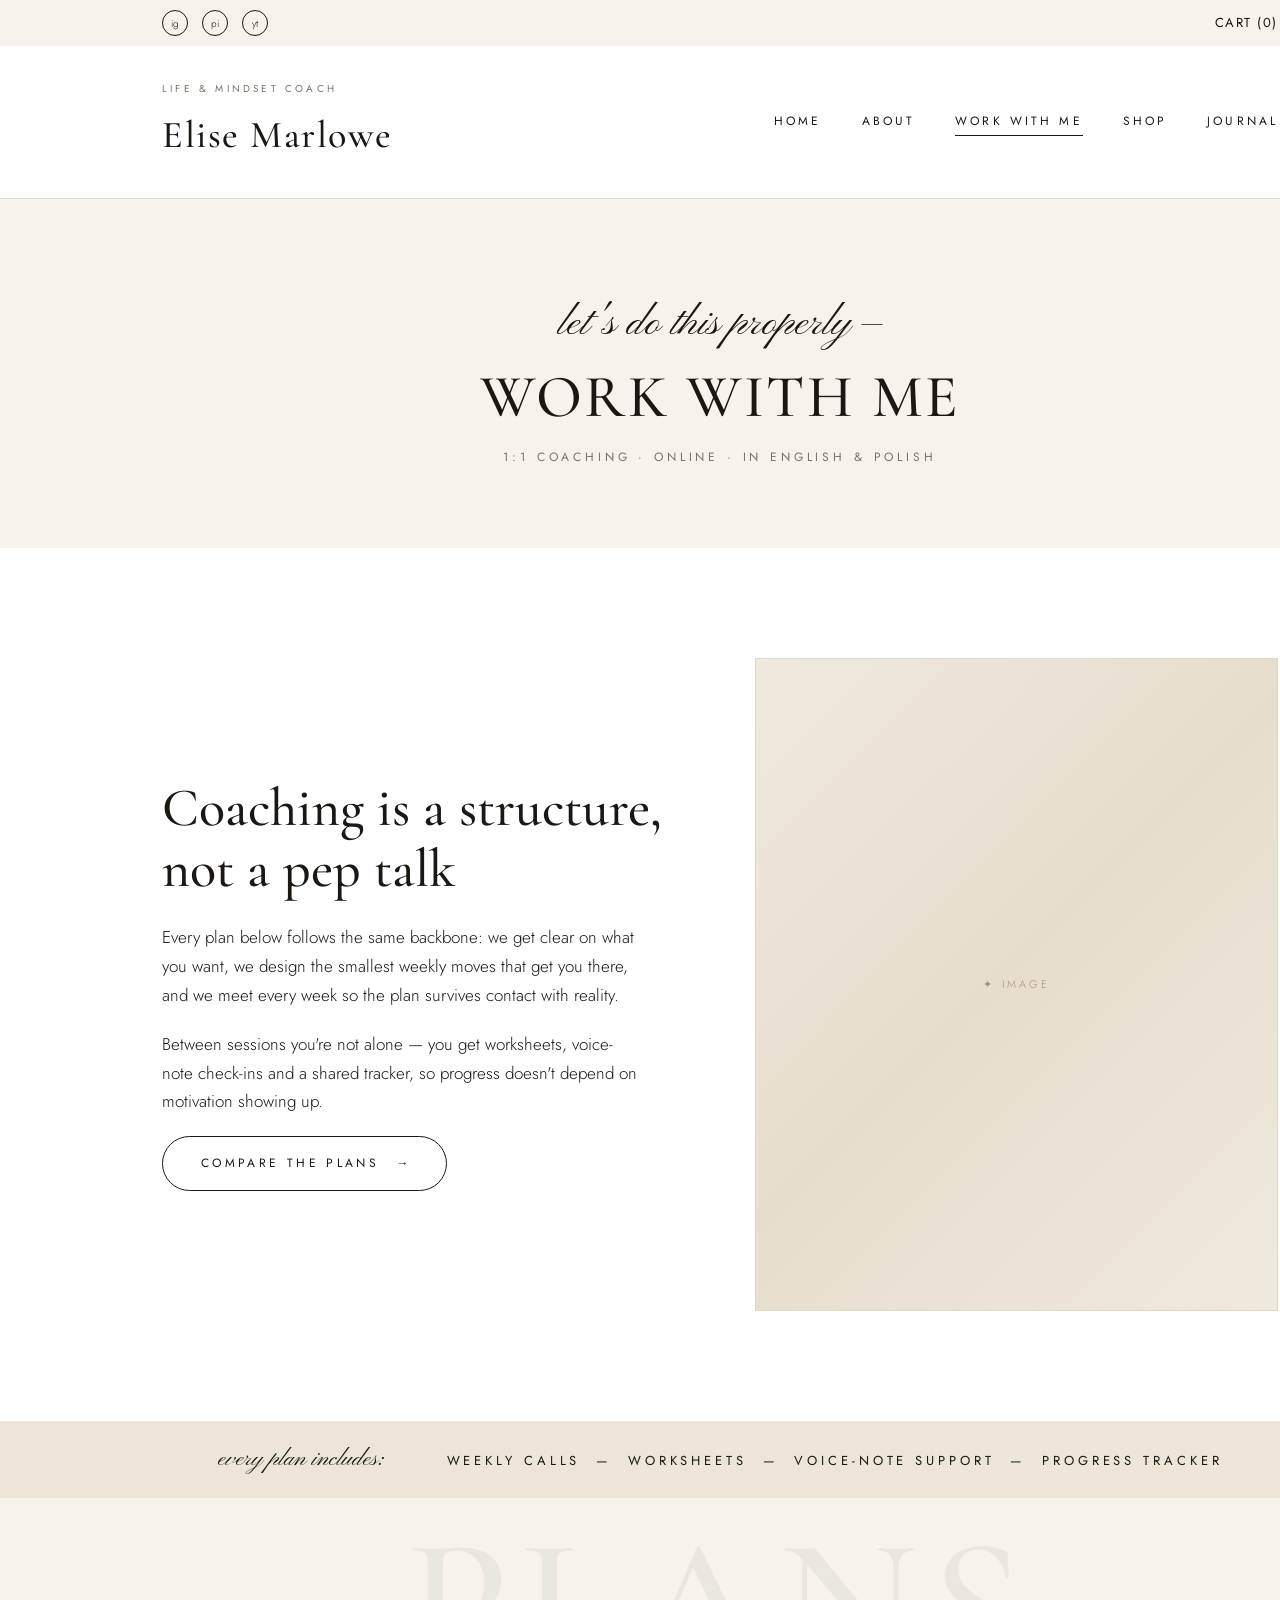
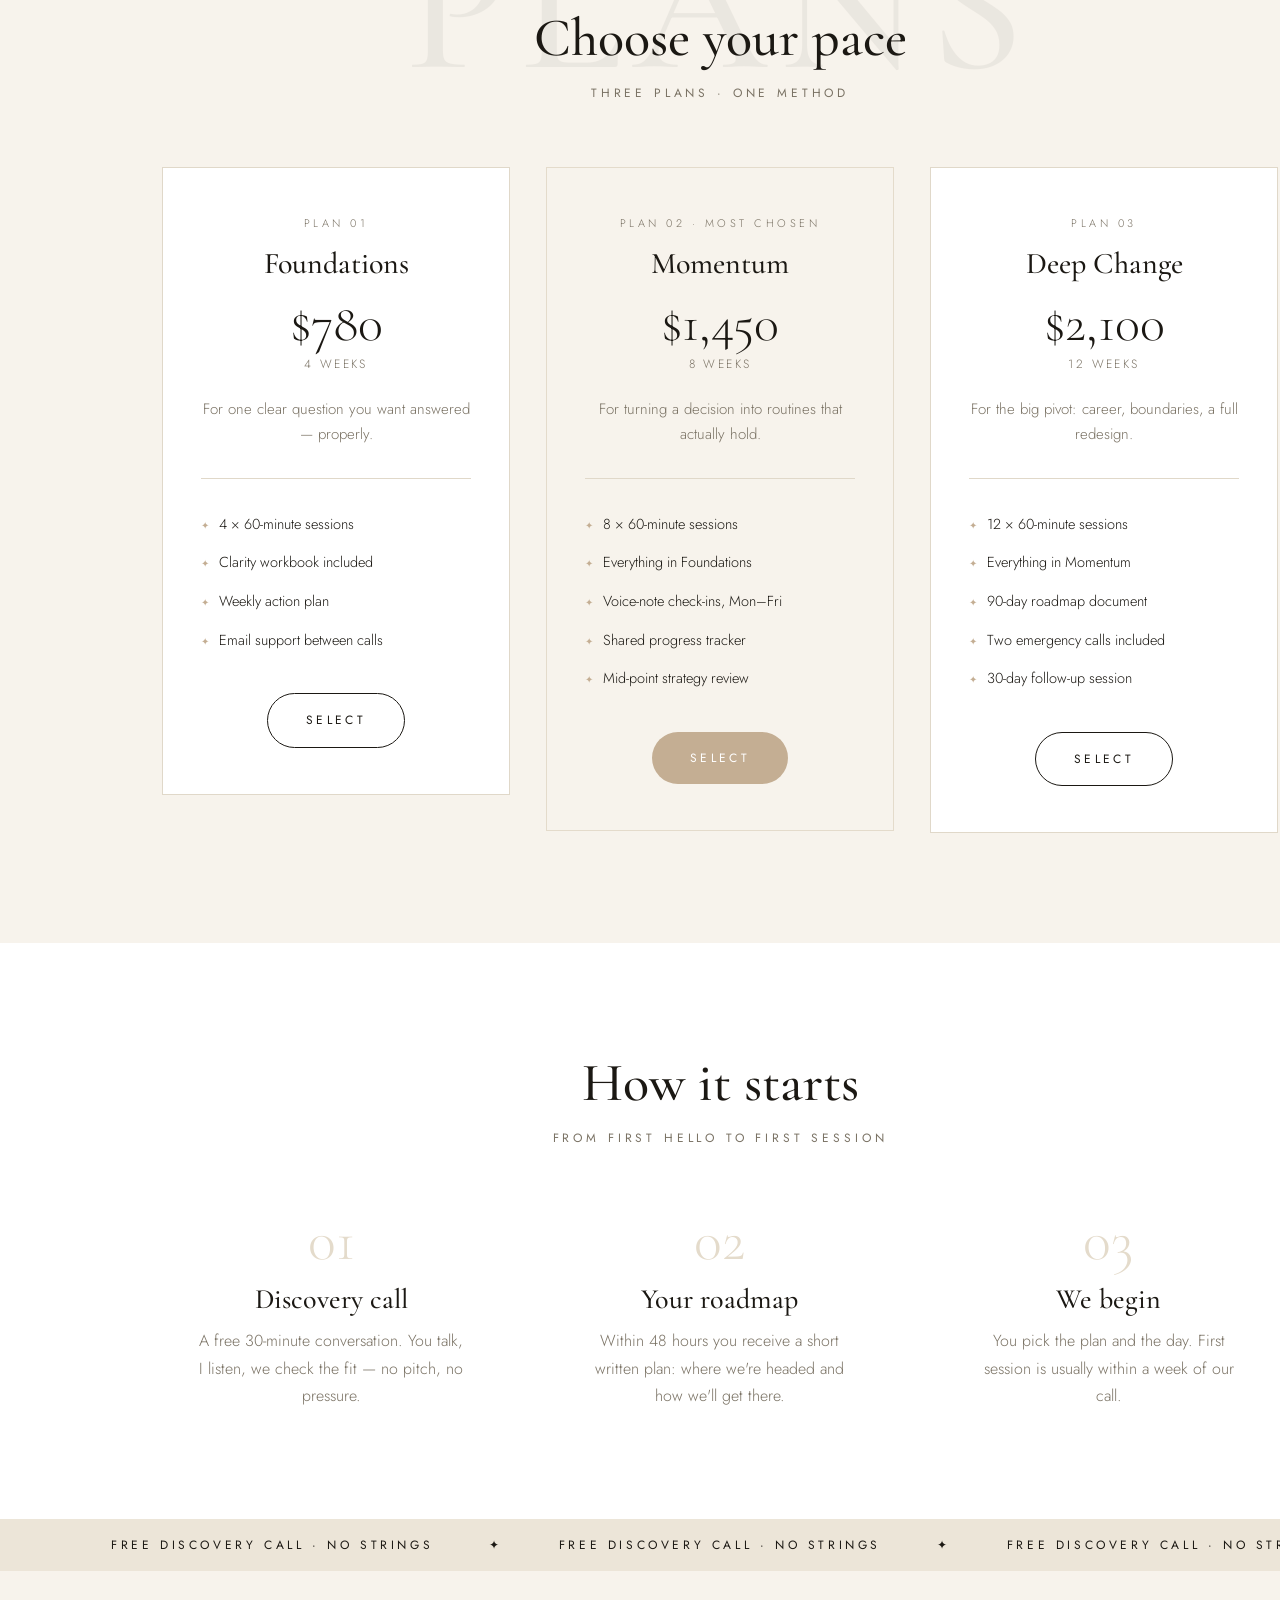
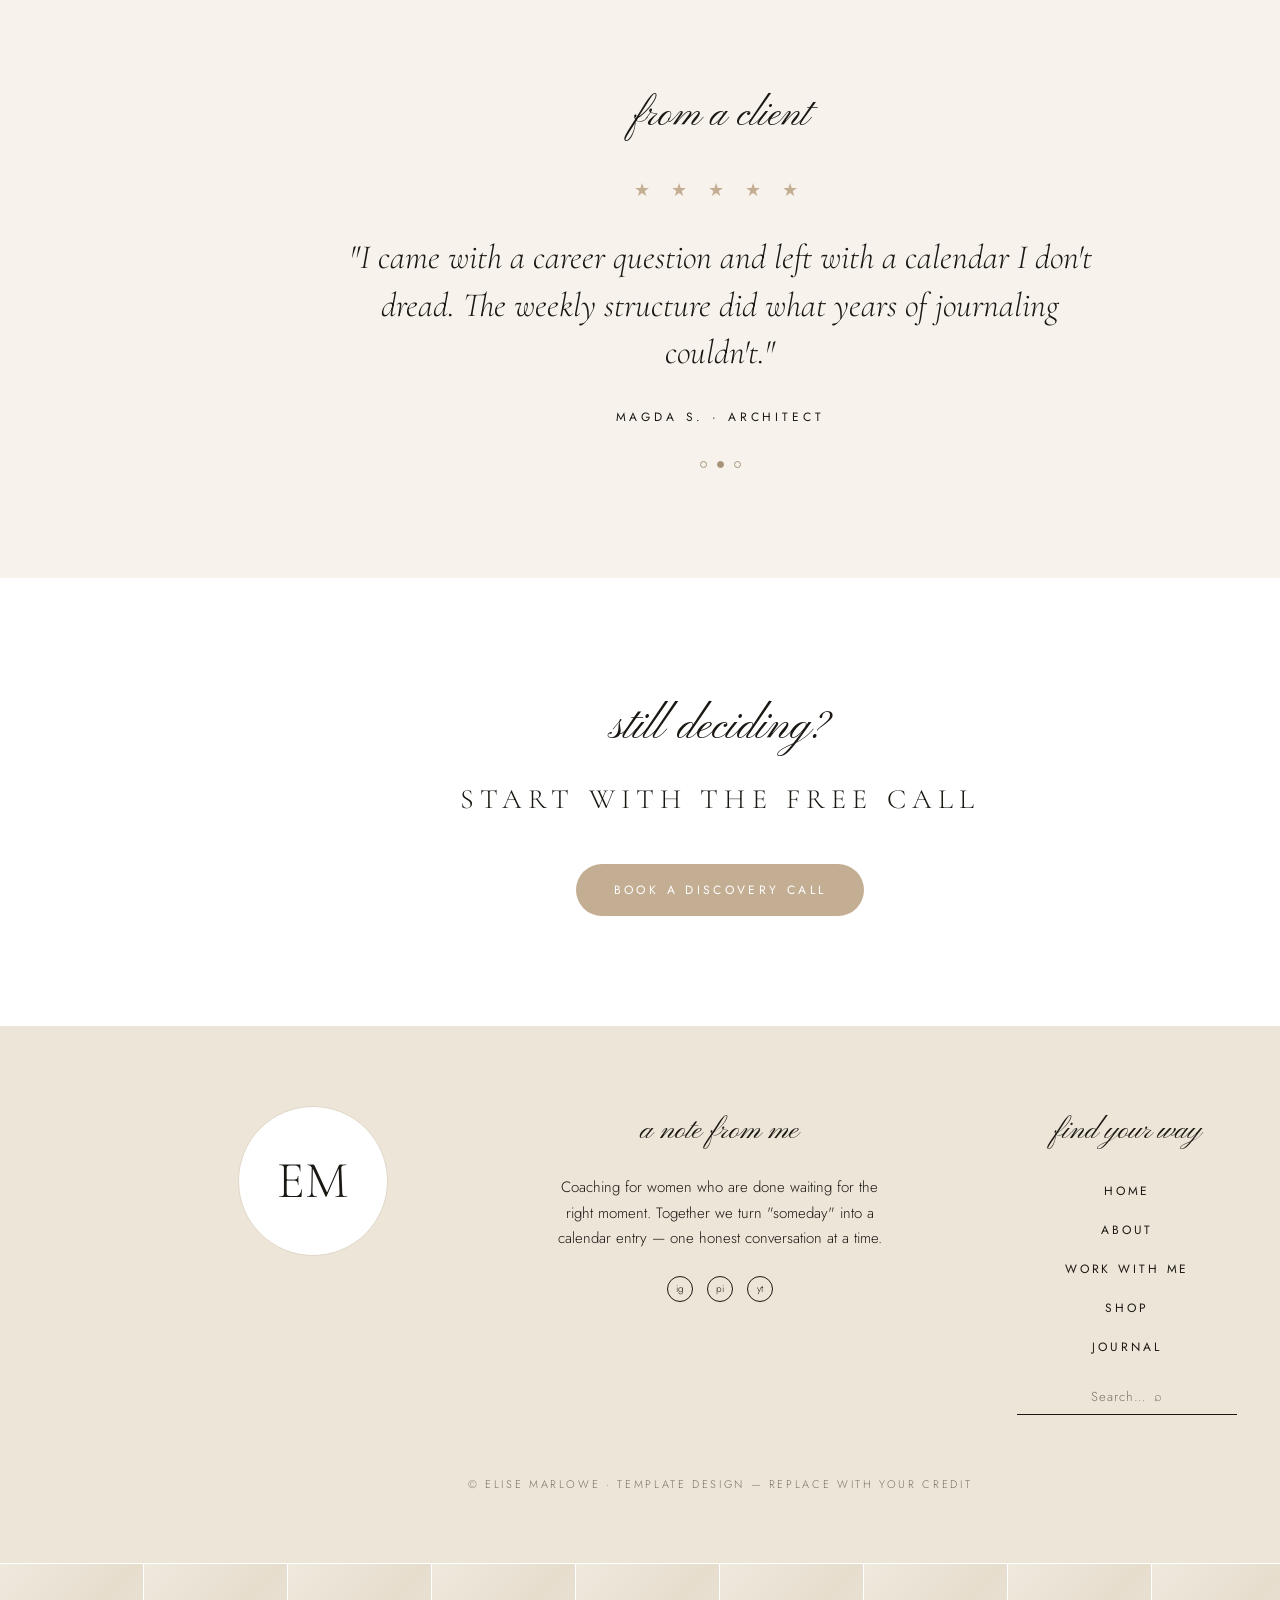
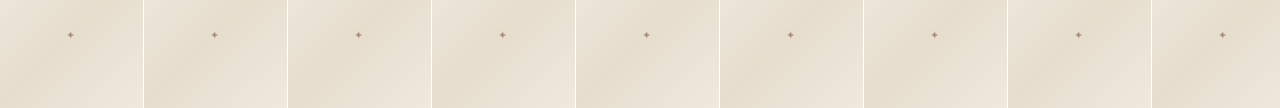
<file: canva-work.html>
<!DOCTYPE html>
<html lang="en">
<head>
<meta charset="UTF-8">
<title>Elise Marlowe — Work With Me</title>
<link rel="preconnect" href="https://fonts.googleapis.com">
<link rel="preconnect" href="https://fonts.gstatic.com" crossorigin>
<link href="https://fonts.googleapis.com/css2?family=Cormorant+Garamond:ital,wght@0,400;0,500;0,600;1,400;1,500&family=Jost:wght@300;400&family=Pinyon+Script&display=swap" rel="stylesheet">
<style>
/* ============================================================
   CANVA IMPORT VARIANT — fixed 1440px, no responsiveness,
   decorations as real elements (no ::before / ::after content)
   ============================================================ */

:root{
  --paper:#ffffff; --cream:#f7f3ec; --linen:#ece5d8; --linen-2:#e4dbcb;
  --sand:#c4ae93; --clay:#a8927a; --ink:#1b1813; --mute:#7a7264; --hair:#e0d8c9;
}
*{margin:0;padding:0;box-sizing:border-box}
body{
  width:1440px;margin:0 auto;
  font-family:'Jost',sans-serif;font-weight:300;
  font-size:17px;line-height:1.7;color:var(--ink);background:var(--paper);
}
img{max-width:100%;display:block}
a{color:inherit;text-decoration:none}
ul{list-style:none}

.serif{font-family:'Cormorant Garamond',serif;font-weight:500}
.script{font-family:'Pinyon Script',cursive;font-weight:400}
.label{font-family:'Jost',sans-serif;font-weight:400;font-size:12px;letter-spacing:.32em;text-transform:uppercase}
h1,h2,h3{font-family:'Cormorant Garamond',serif;font-weight:500;line-height:1.12}
h1{font-size:84px}
h2{font-size:54px}
h3{font-size:28px}
.muted{color:var(--mute)}

.btn{display:inline-block;font-family:'Jost',sans-serif;font-weight:400;font-size:12px;letter-spacing:.28em;text-transform:uppercase;padding:16px 38px;border-radius:999px;background:var(--sand);color:#fff}
.btn.ghost{background:transparent;color:var(--ink);border:1px solid var(--ink)}
.btn .arr{margin-left:10px;letter-spacing:0}

.wrap{max-width:1180px;margin:0 auto;padding:0 32px}
.section{padding:110px 0;position:relative}
.section.cream{background:var(--cream)}
.section.linen{background:var(--linen)}
.center{text-align:center}

/* watermark as a real element */
.wm{position:relative;overflow:hidden}
.wm-txt{
  position:absolute;left:50%;top:14px;transform:translateX(-50%);
  font-family:'Cormorant Garamond',serif;font-weight:500;
  font-size:190px;letter-spacing:.06em;color:var(--ink);opacity:.05;
  white-space:nowrap;line-height:1;z-index:0;
}
.wm .wrap{position:relative;z-index:1}

.sec-head{margin-bottom:64px}
.sec-head .script{font-size:40px;display:block;margin-bottom:6px}
.sec-head .label{color:var(--mute);display:block;margin-top:14px}

/* placeholders with a real label */
.ph{
  background:linear-gradient(135deg,#efe9de 0%,#e6ddcd 48%,#efe9de 100%);
  border:1px solid var(--hair);
  display:flex;align-items:center;justify-content:center;
  min-height:200px;text-align:center;
}
.ph-label{
  color:var(--clay);font-family:'Jost',sans-serif;font-size:11px;
  letter-spacing:.3em;text-transform:uppercase;
}
.ph.tall{aspect-ratio:3/4}
.ph.wide{aspect-ratio:16/9}
.ph.square{aspect-ratio:1/1;min-height:0}
.ph.hero-bg{position:absolute;inset:0;min-height:0;border:0}

/* header */
.topbar{background:var(--cream);padding:10px 0}
.topbar .wrap{display:flex;justify-content:space-between;align-items:center}
.socials{display:flex;gap:14px}
.socials a{width:26px;height:26px;border-radius:50%;border:1px solid var(--ink);display:flex;align-items:center;justify-content:center;font-size:10px}
.cart{font-size:13px;letter-spacing:.12em}
.masthead{padding:34px 0 30px;border-bottom:1px solid var(--hair);background:var(--paper)}
.masthead .wrap{display:flex;align-items:center;justify-content:space-between}
.logo .label{display:block;font-size:10px;margin-bottom:6px;color:var(--mute)}
.logo .name{font-family:'Cormorant Garamond',serif;font-weight:500;font-size:38px;letter-spacing:.04em}
nav.main{display:flex;gap:40px}
nav.main a{font-size:12px;letter-spacing:.26em;text-transform:uppercase;font-weight:400;padding-bottom:4px;border-bottom:1px solid transparent}
nav.main a.active{border-color:var(--ink)}

/* hero */
.hero{position:relative;min-height:620px;display:flex;align-items:center;justify-content:center;text-align:center;overflow:hidden}
.hero-inner{position:relative;z-index:2;padding:80px 24px}
.hero .script{font-size:50px;display:block;margin-bottom:8px}
.hero h1{letter-spacing:.02em;text-transform:uppercase;max-width:15ch;margin:0 auto 40px}
.hero-veil{position:absolute;inset:0;background:rgba(247,243,236,.35);z-index:1}

.page-hero{background:var(--cream);padding:90px 0 80px;text-align:center}
.page-hero .script{font-size:42px;display:block;margin-bottom:4px}
.page-hero h1{text-transform:uppercase;letter-spacing:.04em;font-size:60px}
.page-hero .label{color:var(--mute);display:block;margin-top:16px}

/* about intro */
.about-grid{display:grid;grid-template-columns:1fr 1fr;gap:70px;align-items:center}
.about-copy h2{margin-bottom:6px}
.about-copy .label{color:var(--mute);display:block;margin-bottom:26px}
.about-copy p{margin-bottom:34px;max-width:44ch}
.about-visual{position:relative;padding:40px 60px 60px 40px}
.about-visual .ph{width:78%;margin-left:auto}
.badge{position:absolute;top:0;left:0;width:150px;height:150px;z-index:2}
.quote-card{position:absolute;right:0;bottom:0;z-index:2;background:var(--cream);border:1px solid var(--hair);padding:36px 40px;max-width:340px;text-align:center}
.quote-card .q{font-family:'Cormorant Garamond',serif;font-size:22px;line-height:1.45}
.quote-card .script{display:block;margin-top:14px;font-size:26px}

/* strips */
.strip{background:var(--linen);padding:18px 0;overflow:hidden;white-space:nowrap}
.strip .inner{display:flex;gap:64px;justify-content:center;align-items:baseline}
.strip .script{font-size:24px}
.strip .label{font-size:13px;letter-spacing:.3em}
.ticker{background:var(--linen);padding:16px 0;overflow:hidden;white-space:nowrap}
.ticker .inner{display:flex;gap:56px;justify-content:center}
.ticker span{font-size:12px;letter-spacing:.3em;text-transform:uppercase;font-weight:400}

/* cards */
.cards-3{display:grid;grid-template-columns:repeat(3,1fr);gap:44px}
.svc{text-align:center}
.svc .visual{position:relative;margin-bottom:30px}
.svc .num{position:absolute;left:50%;bottom:-38px;transform:translateX(-50%);font-family:'Cormorant Garamond',serif;font-size:120px;line-height:1;color:var(--linen-2)}
.svc h3{margin:44px 0 14px}
.svc p{max-width:34ch;margin:0 auto 26px;color:var(--mute);font-size:16px}

.prod{background:var(--paper);text-align:center}
.prod .ph{aspect-ratio:4/5}
.prod .body{padding:22px 16px 26px;border:1px solid var(--hair);border-top:0}
.prod .title{font-size:16px;font-weight:400}
.prod .price{font-family:'Cormorant Garamond',serif;font-size:22px;margin-top:6px}

.stats{display:grid;grid-template-columns:repeat(3,1fr);gap:40px;text-align:center}
.stat .big{font-family:'Cormorant Garamond',serif;font-size:110px;line-height:1;color:var(--linen-2)}
.stat .what{font-family:'Cormorant Garamond',serif;font-size:26px;text-transform:uppercase;letter-spacing:.08em;margin-top:10px}
.stat .script{font-size:26px;color:var(--mute);display:block;margin-top:6px}

/* splits */
.split{display:grid;grid-template-columns:1fr 1fr;min-height:520px}
.split .media{position:relative}
.split .media .ph{position:absolute;inset:0;min-height:0}
.split .content{background:var(--cream);display:flex;flex-direction:column;justify-content:center;padding:80px 100px 80px 70px}
.split .content h2{margin-bottom:4px}
.split .content .label{color:var(--mute);display:block;margin-bottom:26px}
.split .content p{margin-bottom:36px;max-width:46ch}
.split.flip .media{order:2}
.split.flip .content{order:1;padding:80px 70px 80px 100px}

/* testimonial */
.testi{max-width:760px;margin:0 auto}
.stars{color:var(--sand);letter-spacing:8px;font-size:18px;margin-bottom:28px}
.testi .q{font-family:'Cormorant Garamond',serif;font-style:italic;font-size:34px;line-height:1.4}
.testi .who{margin-top:30px}
.dots{margin-top:34px;display:flex;gap:10px;justify-content:center}
.dots i{width:7px;height:7px;border-radius:50%;border:1px solid var(--clay);display:block}
.dots i.on{background:var(--clay)}

/* blog rows */
.blog-list{display:flex;flex-direction:column;gap:18px;margin-bottom:40px}
.post-row{display:grid;grid-template-columns:96px 1fr;gap:22px;background:var(--paper);border:1px solid var(--hair);padding:16px;align-items:center}
.post-row .ph{min-height:96px}
.post-row .t{font-family:'Cormorant Garamond',serif;font-style:italic;font-size:21px;line-height:1.3}
.post-row .d{font-size:12px;letter-spacing:.18em;color:var(--mute);margin-top:6px}

/* CTA */
.cta-band{text-align:center}
.cta-band .script{font-size:46px;display:block;margin-bottom:10px}
.cta-band .line{font-size:28px;letter-spacing:.22em;text-transform:uppercase;font-weight:300;margin-bottom:40px}

/* footer */
footer{background:var(--linen);padding:80px 0 70px}
.foot-grid{display:grid;grid-template-columns:1fr 1.3fr 1fr;gap:60px;align-items:start}
.monogram{width:150px;height:150px;border-radius:50%;background:var(--paper);border:1px solid var(--hair);display:flex;align-items:center;justify-content:center;margin:0 auto;font-family:'Cormorant Garamond',serif;font-size:52px}
.foot-col{text-align:center}
.foot-col .script{font-size:30px;display:block;margin-bottom:18px}
.foot-col p{font-size:15px;max-width:38ch;margin:0 auto 24px}
.foot-col ul li{margin-bottom:10px}
.foot-col ul a{font-size:12px;letter-spacing:.24em;text-transform:uppercase;font-weight:400}
.foot-search{margin-top:26px;display:flex;justify-content:center;gap:8px;border-bottom:1px solid var(--ink);padding-bottom:6px;max-width:220px;margin-left:auto;margin-right:auto;font-size:13px;color:var(--mute);letter-spacing:.08em}
.foot-socials{justify-content:center;margin-top:6px}
.credit{text-align:center;margin-top:60px;font-size:11px;letter-spacing:.24em;text-transform:uppercase;color:var(--mute)}
.insta-strip{display:grid;grid-template-columns:repeat(10,1fr)}
.insta-strip .ph{min-height:0;aspect-ratio:1/1;border:0;outline:1px solid var(--paper)}

/* subpages */
.story{display:grid;grid-template-columns:1fr 1fr;gap:70px;align-items:center}
.story .ph{aspect-ratio:4/5}
.story h2{margin-bottom:24px}
.story p{margin-bottom:20px;max-width:48ch}
.vals{display:grid;grid-template-columns:repeat(3,1fr);gap:50px;text-align:center}
.vals .script{font-size:34px;display:block;margin-bottom:12px}
.vals p{font-size:16px;color:var(--mute);max-width:32ch;margin:0 auto}
.quote-band{text-align:center;padding:100px 0;position:relative;overflow:hidden}
.quote-band .q{font-family:'Cormorant Garamond',serif;font-size:42px;line-height:1.35;max-width:22ch;margin:0 auto;position:relative;z-index:1}
.quote-band .script{display:block;margin-top:26px;font-size:34px;color:var(--mute);position:relative;z-index:1}

.plans{display:grid;grid-template-columns:repeat(3,1fr);gap:36px;align-items:start}
.plan{background:var(--paper);border:1px solid var(--hair);padding:46px 38px;text-align:center}
.plan.hi{background:var(--cream);border-color:var(--linen-2)}
.plan .tier{font-size:11px;letter-spacing:.32em;text-transform:uppercase;color:var(--mute)}
.plan h3{margin:14px 0 4px;font-size:30px}
.plan .price{font-family:'Cormorant Garamond',serif;font-size:52px;line-height:1;margin:18px 0 4px}
.plan .per{font-size:12px;letter-spacing:.2em;text-transform:uppercase;color:var(--mute)}
.plan .desc{font-size:15px;color:var(--mute);margin:22px auto;max-width:30ch}
.plan ul{text-align:left;margin:30px 0 34px;border-top:1px solid var(--hair);padding-top:26px}
.plan ul li{font-size:14.5px;padding:7px 0}
.li-star{color:var(--sand);font-size:10px;margin-right:10px}

.steps{display:grid;grid-template-columns:repeat(3,1fr);gap:50px;text-align:center}
.step{position:relative;padding-top:0}
.step-num{display:block;font-family:'Cormorant Garamond',serif;font-size:58px;color:var(--linen-2);line-height:1;margin-bottom:14px}
.step h3{margin-bottom:12px}
.step p{font-size:16px;color:var(--mute);max-width:30ch;margin:0 auto}

.shop-grid{display:grid;grid-template-columns:repeat(3,1fr);gap:44px}
.cat-strip{display:flex;gap:44px;justify-content:center;margin-bottom:70px}
.cat-strip a{font-size:12px;letter-spacing:.28em;text-transform:uppercase;font-weight:400;padding-bottom:6px;border-bottom:1px solid transparent}
.cat-strip a.on{border-color:var(--ink)}

.feat-post{display:grid;grid-template-columns:1.2fr 1fr;gap:60px;align-items:center;margin-bottom:90px}
.feat-post .ph{aspect-ratio:4/3}
.feat-post .k{font-size:11px;letter-spacing:.3em;text-transform:uppercase;color:var(--mute);display:block;margin-bottom:16px}
.feat-post h2{font-style:italic;margin-bottom:18px}
.feat-post p{margin-bottom:28px;max-width:46ch;color:var(--mute)}
.post-grid{display:grid;grid-template-columns:repeat(3,1fr);gap:44px}
.post-card .ph{aspect-ratio:4/3;margin-bottom:20px}
.post-card .t{font-family:'Cormorant Garamond',serif;font-style:italic;font-size:23px;line-height:1.3}
.post-card .d{font-size:12px;letter-spacing:.18em;color:var(--mute);margin-top:8px}

.news-band{text-align:center}
.news-band .fake-input{display:flex;justify-content:space-between;align-items:center;max-width:440px;margin:0 auto;border-bottom:1px solid var(--ink);padding:10px 4px;font-size:13px;letter-spacing:.14em;color:var(--mute);text-transform:uppercase}

</style>
</head>
<body>
<div data-document-role="page" data-label="Header"><div class="topbar">
<div class="wrap">
<div class="socials">
<a aria-label="Instagram" href="#">ig</a>
<a aria-label="Pinterest" href="#">pi</a>
<a aria-label="YouTube" href="#">yt</a>
</div>
<div class="cart label">CART (0)</div>
</div>
</div><header class="masthead">
<div class="wrap">
<a class="logo" href="index.html">
<span class="label">life &amp; mindset coach</span>
<span class="name">Elise Marlowe</span>
</a>
<nav class="main">
<a class="" href="index.html">Home</a>
<a class="" href="about.html">About</a>
<a class="active" href="work-with-me.html">Work With Me</a>
<a class="" href="shop.html">Shop</a>
<a class="" href="blog.html">Journal</a>
</nav>
</div>
</header></div>
<div data-document-role="page" data-label="Page hero"><section class="page-hero">
<span class="script">let's do this properly —</span>
<h1>Work With Me</h1>
<span class="label">1:1 coaching · online · in english &amp; polish</span>
</section></div>
<div data-document-role="page" data-label="Coaching is a structure, not a pep talk"><section class="section">
<div class="wrap story">
<div>
<h2>Coaching is a structure, not a pep talk</h2>
<p>Every plan below follows the same backbone: we get clear on what you want, we design the smallest weekly moves that get you there, and we meet every week so the plan survives contact with reality.</p>
<p>Between sessions you're not alone — you get worksheets, voice-note check-ins and a shared tracker, so progress doesn't depend on motivation showing up.</p>
<a class="btn ghost" href="#plans">Compare the plans <span class="arr">→</span></a>
</div>
<div class="ph tall"><span class="ph-label">✦  image</span></div>
</div>
</section></div>
<div data-document-role="page" data-label="Text band"><div class="strip">
<div class="inner">
<span class="script">every plan includes:</span>
<span class="label">WEEKLY CALLS  —  WORKSHEETS  —  VOICE-NOTE SUPPORT  —  PROGRESS TRACKER</span>
</div>
</div></div>
<div data-document-role="page" data-label="Choose your pace"><section class="section cream wm" data-wm="PLANS" id="plans"><div class="wm-txt">PLANS</div>
<div class="wrap">
<div class="sec-head center">
<h2>Choose your pace</h2>
<span class="label">three plans · one method</span>
</div>
<div class="plans">
<div class="plan">
<div class="tier">Plan 01</div>
<h3>Foundations</h3>
<div class="price">$780</div>
<div class="per">4 weeks</div>
<p class="desc">For one clear question you want answered — properly.</p>
<ul>
<li><span class="li-star">✦</span>4 × 60-minute sessions</li>
<li><span class="li-star">✦</span>Clarity workbook included</li>
<li><span class="li-star">✦</span>Weekly action plan</li>
<li><span class="li-star">✦</span>Email support between calls</li>
</ul>
<a class="btn ghost" href="#">Select</a>
</div>
<div class="plan hi">
<div class="tier">Plan 02 · most chosen</div>
<h3>Momentum</h3>
<div class="price">$1,450</div>
<div class="per">8 weeks</div>
<p class="desc">For turning a decision into routines that actually hold.</p>
<ul>
<li><span class="li-star">✦</span>8 × 60-minute sessions</li>
<li><span class="li-star">✦</span>Everything in Foundations</li>
<li><span class="li-star">✦</span>Voice-note check-ins, Mon–Fri</li>
<li><span class="li-star">✦</span>Shared progress tracker</li>
<li><span class="li-star">✦</span>Mid-point strategy review</li>
</ul>
<a class="btn" href="#">Select</a>
</div>
<div class="plan">
<div class="tier">Plan 03</div>
<h3>Deep Change</h3>
<div class="price">$2,100</div>
<div class="per">12 weeks</div>
<p class="desc">For the big pivot: career, boundaries, a full redesign.</p>
<ul>
<li><span class="li-star">✦</span>12 × 60-minute sessions</li>
<li><span class="li-star">✦</span>Everything in Momentum</li>
<li><span class="li-star">✦</span>90-day roadmap document</li>
<li><span class="li-star">✦</span>Two emergency calls included</li>
<li><span class="li-star">✦</span>30-day follow-up session</li>
</ul>
<a class="btn ghost" href="#">Select</a>
</div>
</div>
</div>
</section></div>
<div data-document-role="page" data-label="How it starts"><section class="section">
<div class="wrap">
<div class="sec-head center">
<h2>How it starts</h2>
<span class="label">from first hello to first session</span>
</div>
<div class="steps">
<div class="step"><span class="step-num">01</span>
<h3>Discovery call</h3>
<p>A free 30-minute conversation. You talk, I listen, we check the fit — no pitch, no pressure.</p>
</div>
<div class="step"><span class="step-num">02</span>
<h3>Your roadmap</h3>
<p>Within 48 hours you receive a short written plan: where we're headed and how we'll get there.</p>
</div>
<div class="step"><span class="step-num">03</span>
<h3>We begin</h3>
<p>You pick the plan and the day. First session is usually within a week of our call.</p>
</div>
</div>
</div>
</section></div>
<div data-document-role="page" data-label="Text band"><div class="ticker">
<div class="inner">
<span>Free discovery call · no strings</span><span>✦</span>
<span>Free discovery call · no strings</span><span>✦</span>
<span>Free discovery call · no strings</span>
</div>
</div></div>
<div data-document-role="page" data-label="from a client"><section class="section cream">
<div class="wrap center">
<span class="script" style="font-size:40px;display:block;margin-bottom:26px">from a client</span>
<div class="testi">
<div class="stars">★ ★ ★ ★ ★</div>
<p class="q">"I came with a career question and left with a calendar I don't dread. The weekly structure did what years of journaling couldn't."</p>
<div class="who label">Magda S. · architect</div>
<div class="dots"><i></i><i class="on"></i><i></i></div>
</div>
</div>
</section></div>
<div data-document-role="page" data-label="still deciding?"><section class="section cta-band">
<div class="wrap">
<span class="script">still deciding?</span>
<div class="line serif">Start with the free call</div>
<a class="btn" href="#">Book a discovery call</a>
</div>
</section></div>
<div data-document-role="page" data-label="Footer"><footer>
<div class="wrap foot-grid">
<div class="foot-col">
<div class="monogram">EM</div>
</div>
<div class="foot-col">
<span class="script">a note from me</span>
<p>Coaching for women who are done waiting for the right moment. Together we turn "someday" into a calendar entry — one honest conversation at a time.</p>
<div class="socials foot-socials">
<a aria-label="Instagram" href="#">ig</a>
<a aria-label="Pinterest" href="#">pi</a>
<a aria-label="YouTube" href="#">yt</a>
</div>
</div>
<div class="foot-col">
<span class="script">find your way</span>
<ul>
<li><a href="index.html">Home</a></li>
<li><a href="about.html">About</a></li>
<li><a href="work-with-me.html">Work With Me</a></li>
<li><a href="shop.html">Shop</a></li>
<li><a href="blog.html">Journal</a></li>
</ul>
<div class="foot-search"><span>Search…</span><span>⌕</span></div>
</div>
</div>
<div class="credit wrap">© Elise Marlowe · Template design — replace with your credit</div>
</footer></div>
<div data-document-role="page" data-label="Photo strip"><div class="insta-strip">
<div class="ph"><span class="ph-label">✦</span></div><div class="ph"><span class="ph-label">✦</span></div><div class="ph"><span class="ph-label">✦</span></div><div class="ph"><span class="ph-label">✦</span></div><div class="ph"><span class="ph-label">✦</span></div>
<div class="ph"><span class="ph-label">✦</span></div><div class="ph"><span class="ph-label">✦</span></div><div class="ph"><span class="ph-label">✦</span></div><div class="ph"><span class="ph-label">✦</span></div><div class="ph"><span class="ph-label">✦</span></div>
</div></div>
</body>
</html>
</file>
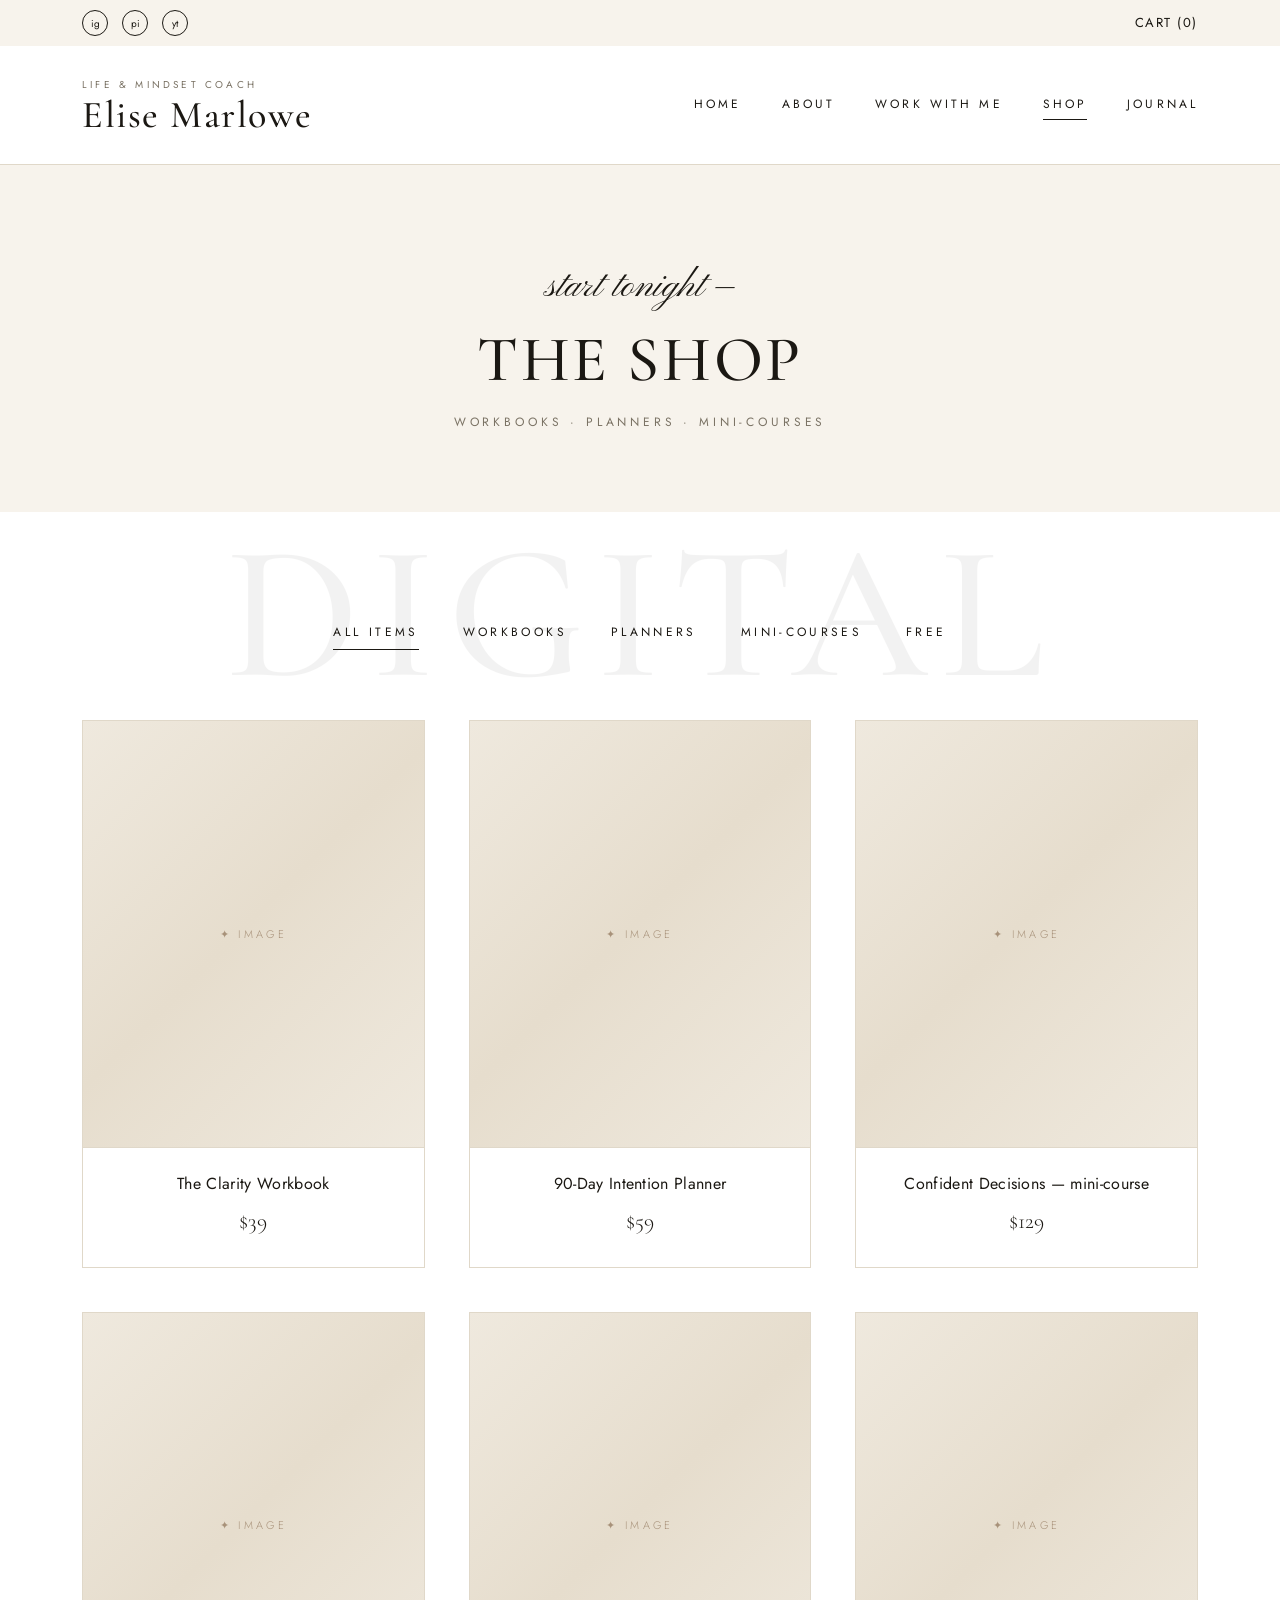
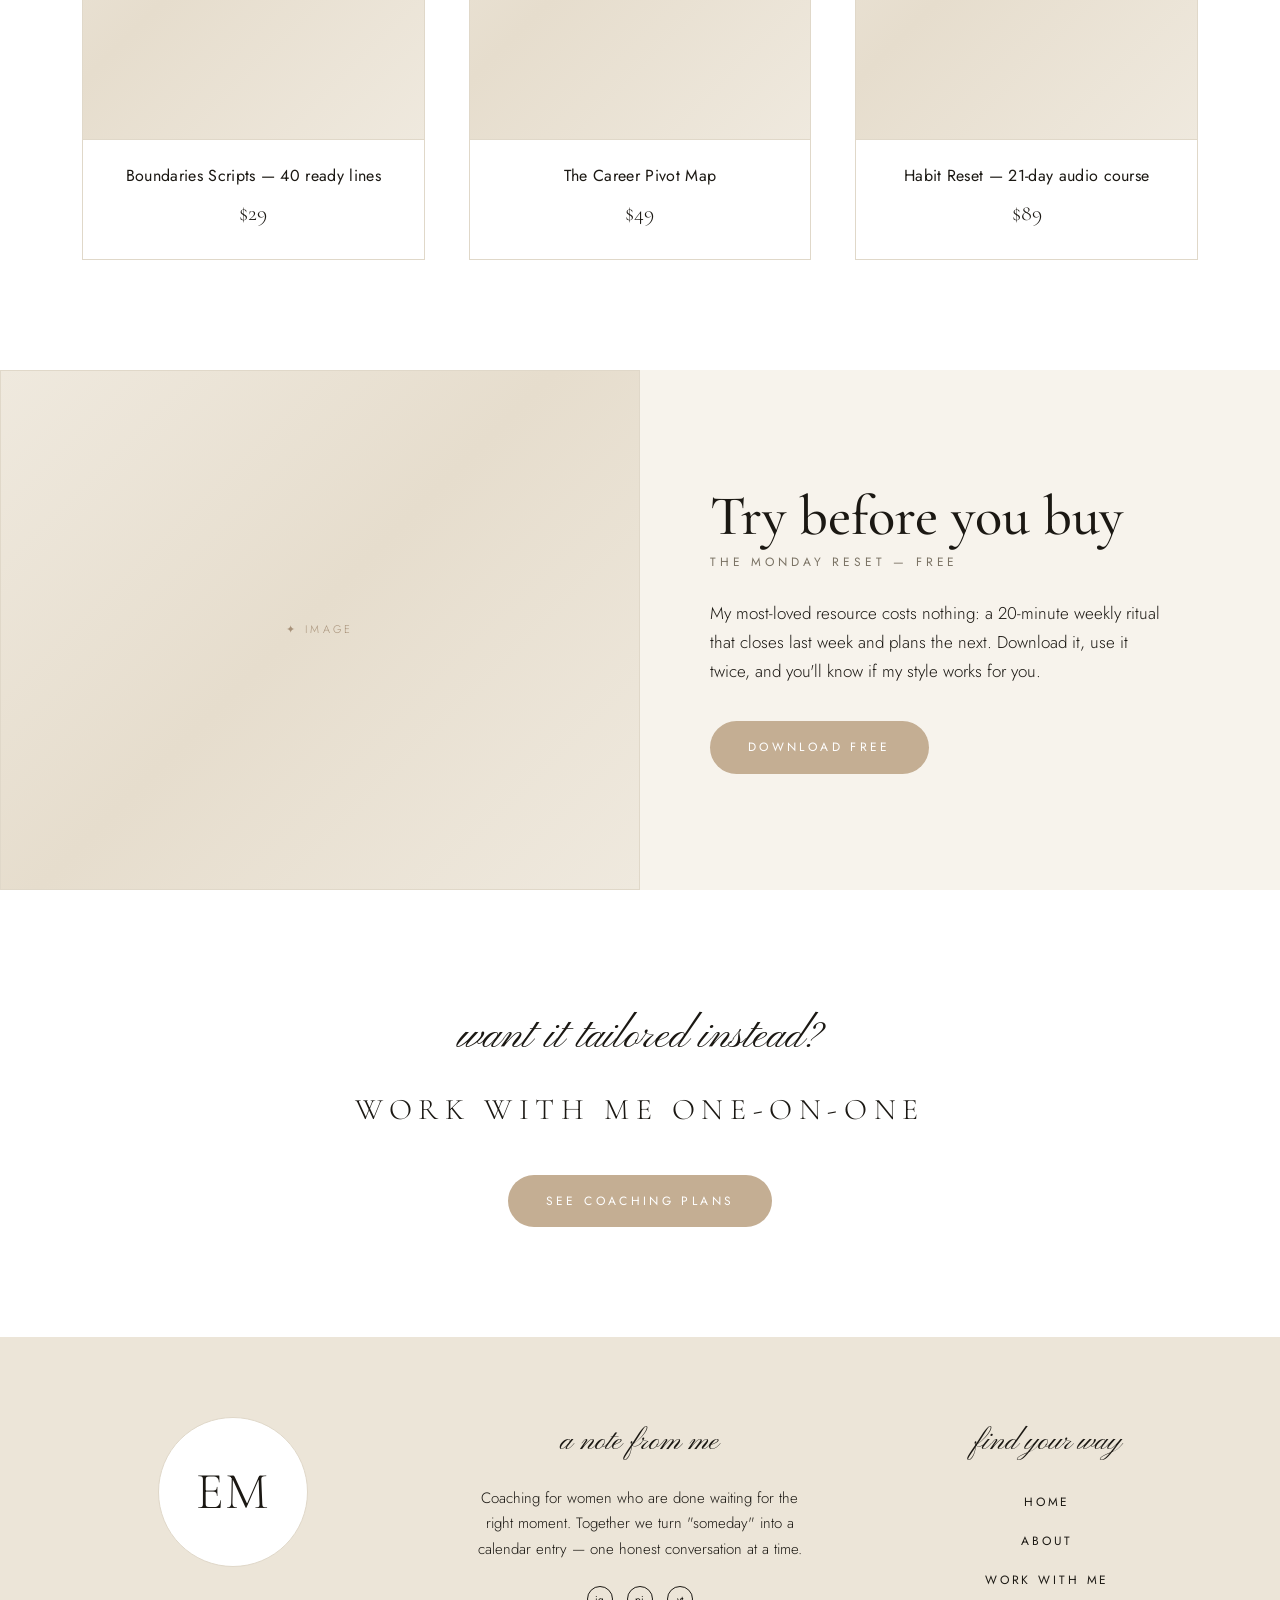
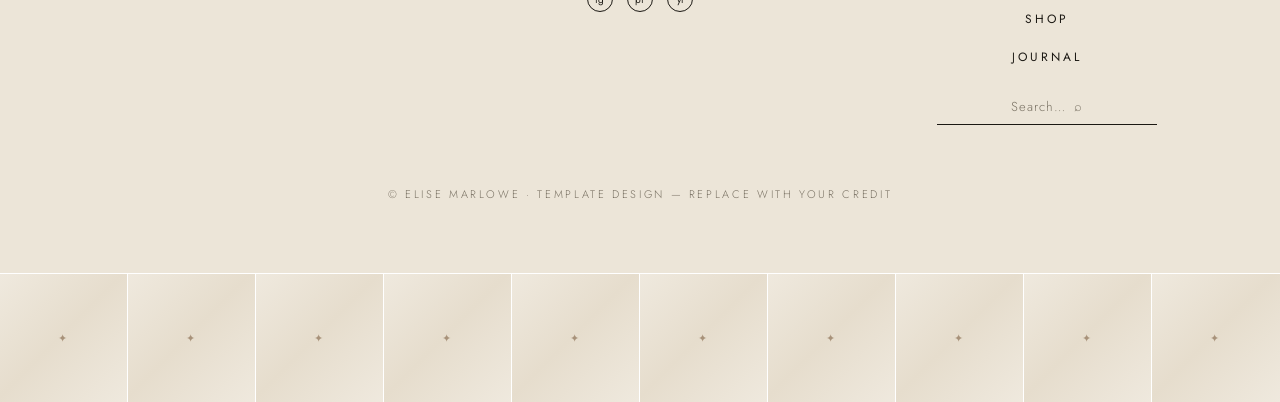
<file: shop.html>
<!DOCTYPE html>
<html lang="en">
<head>
<meta charset="UTF-8">
<meta name="viewport" content="width=device-width, initial-scale=1.0">
<title>The Shop — Elise Marlowe</title>
<link rel="preconnect" href="https://fonts.googleapis.com">
<link rel="preconnect" href="https://fonts.gstatic.com" crossorigin>
<link href="https://fonts.googleapis.com/css2?family=Cormorant+Garamond:ital,wght@0,400;0,500;0,600;1,400;1,500&family=Jost:wght@300;400&family=Pinyon+Script&display=swap" rel="stylesheet">
<link rel="stylesheet" href="styles.css">
</head>
<body>
<div class="topbar">
  <div class="wrap">
    <div class="socials">
      <a href="#" aria-label="Instagram">ig</a>
      <a href="#" aria-label="Pinterest">pi</a>
      <a href="#" aria-label="YouTube">yt</a>
    </div>
    <div class="cart label">CART&nbsp;(0)</div>
  </div>
</div>

<header class="masthead">
  <div class="wrap">
    <a class="logo" href="index.html">
      <span class="label">life &amp; mindset coach</span>
      <span class="name">Elise Marlowe</span>
    </a>
    <nav class="main">
      <a href="index.html" class="">Home</a>
      <a href="about.html" class="">About</a>
      <a href="work-with-me.html" class="">Work With Me</a>
      <a href="shop.html" class="active">Shop</a>
      <a href="blog.html" class="">Journal</a>
    </nav>
  </div>
</header>

<!-- PAGE HERO -->
<section class="page-hero">
  <span class="script">start tonight —</span>
  <h1>The Shop</h1>
  <span class="label">workbooks · planners · mini-courses</span>
</section>

<!-- SHOP -->
<section class="section wm" data-wm="DIGITAL">
  <div class="wrap">
    <div class="cat-strip">
      <a href="#" class="on">All items</a>
      <a href="#">Workbooks</a>
      <a href="#">Planners</a>
      <a href="#">Mini-courses</a>
      <a href="#">Free</a>
    </div>
    <div class="shop-grid">
      <div class="prod">
        <div class="ph"></div>
        <div class="body">
          <div class="title">The Clarity Workbook</div>
          <div class="price">$39</div>
        </div>
      </div>
      <div class="prod">
        <div class="ph"></div>
        <div class="body">
          <div class="title">90-Day Intention Planner</div>
          <div class="price">$59</div>
        </div>
      </div>
      <div class="prod">
        <div class="ph"></div>
        <div class="body">
          <div class="title">Confident Decisions — mini-course</div>
          <div class="price">$129</div>
        </div>
      </div>
      <div class="prod">
        <div class="ph"></div>
        <div class="body">
          <div class="title">Boundaries Scripts — 40 ready lines</div>
          <div class="price">$29</div>
        </div>
      </div>
      <div class="prod">
        <div class="ph"></div>
        <div class="body">
          <div class="title">The Career Pivot Map</div>
          <div class="price">$49</div>
        </div>
      </div>
      <div class="prod">
        <div class="ph"></div>
        <div class="body">
          <div class="title">Habit Reset — 21-day audio course</div>
          <div class="price">$89</div>
        </div>
      </div>
    </div>
  </div>
</section>

<!-- FREEBIE BAND -->
<section class="split">
  <div class="media"><div class="ph"></div></div>
  <div class="content">
    <h2>Try before you buy</h2>
    <span class="label">the monday reset — free</span>
    <p>My most-loved resource costs nothing: a 20-minute weekly ritual that closes last week and plans the next. Download it, use it twice, and you'll know if my style works for you.</p>
    <div><a class="btn" href="#">Download free</a></div>
  </div>
</section>

<!-- CTA -->
<section class="section cta-band">
  <div class="wrap">
    <span class="script">want it tailored instead?</span>
    <div class="line serif">Work with me one-on-one</div>
    <a class="btn" href="work-with-me.html">See coaching plans</a>
  </div>
</section>

<footer>
  <div class="wrap foot-grid">
    <div class="foot-col">
      <div class="monogram">EM</div>
    </div>
    <div class="foot-col">
      <span class="script">a note from me</span>
      <p>Coaching for women who are done waiting for the right moment. Together we turn "someday" into a calendar entry — one honest conversation at a time.</p>
      <div class="socials foot-socials">
        <a href="#" aria-label="Instagram">ig</a>
        <a href="#" aria-label="Pinterest">pi</a>
        <a href="#" aria-label="YouTube">yt</a>
      </div>
    </div>
    <div class="foot-col">
      <span class="script">find your way</span>
      <ul>
        <li><a href="index.html">Home</a></li>
        <li><a href="about.html">About</a></li>
        <li><a href="work-with-me.html">Work With Me</a></li>
        <li><a href="shop.html">Shop</a></li>
        <li><a href="blog.html">Journal</a></li>
      </ul>
      <div class="foot-search"><span>Search…</span><span>⌕</span></div>
    </div>
  </div>
  <div class="credit wrap">© Elise Marlowe · Template design — replace with your credit</div>
</footer>

<div class="insta-strip">
  <div class="ph"></div><div class="ph"></div><div class="ph"></div><div class="ph"></div><div class="ph"></div>
  <div class="ph"></div><div class="ph"></div><div class="ph"></div><div class="ph"></div><div class="ph"></div>
</div>
</body>
</html>
</file>
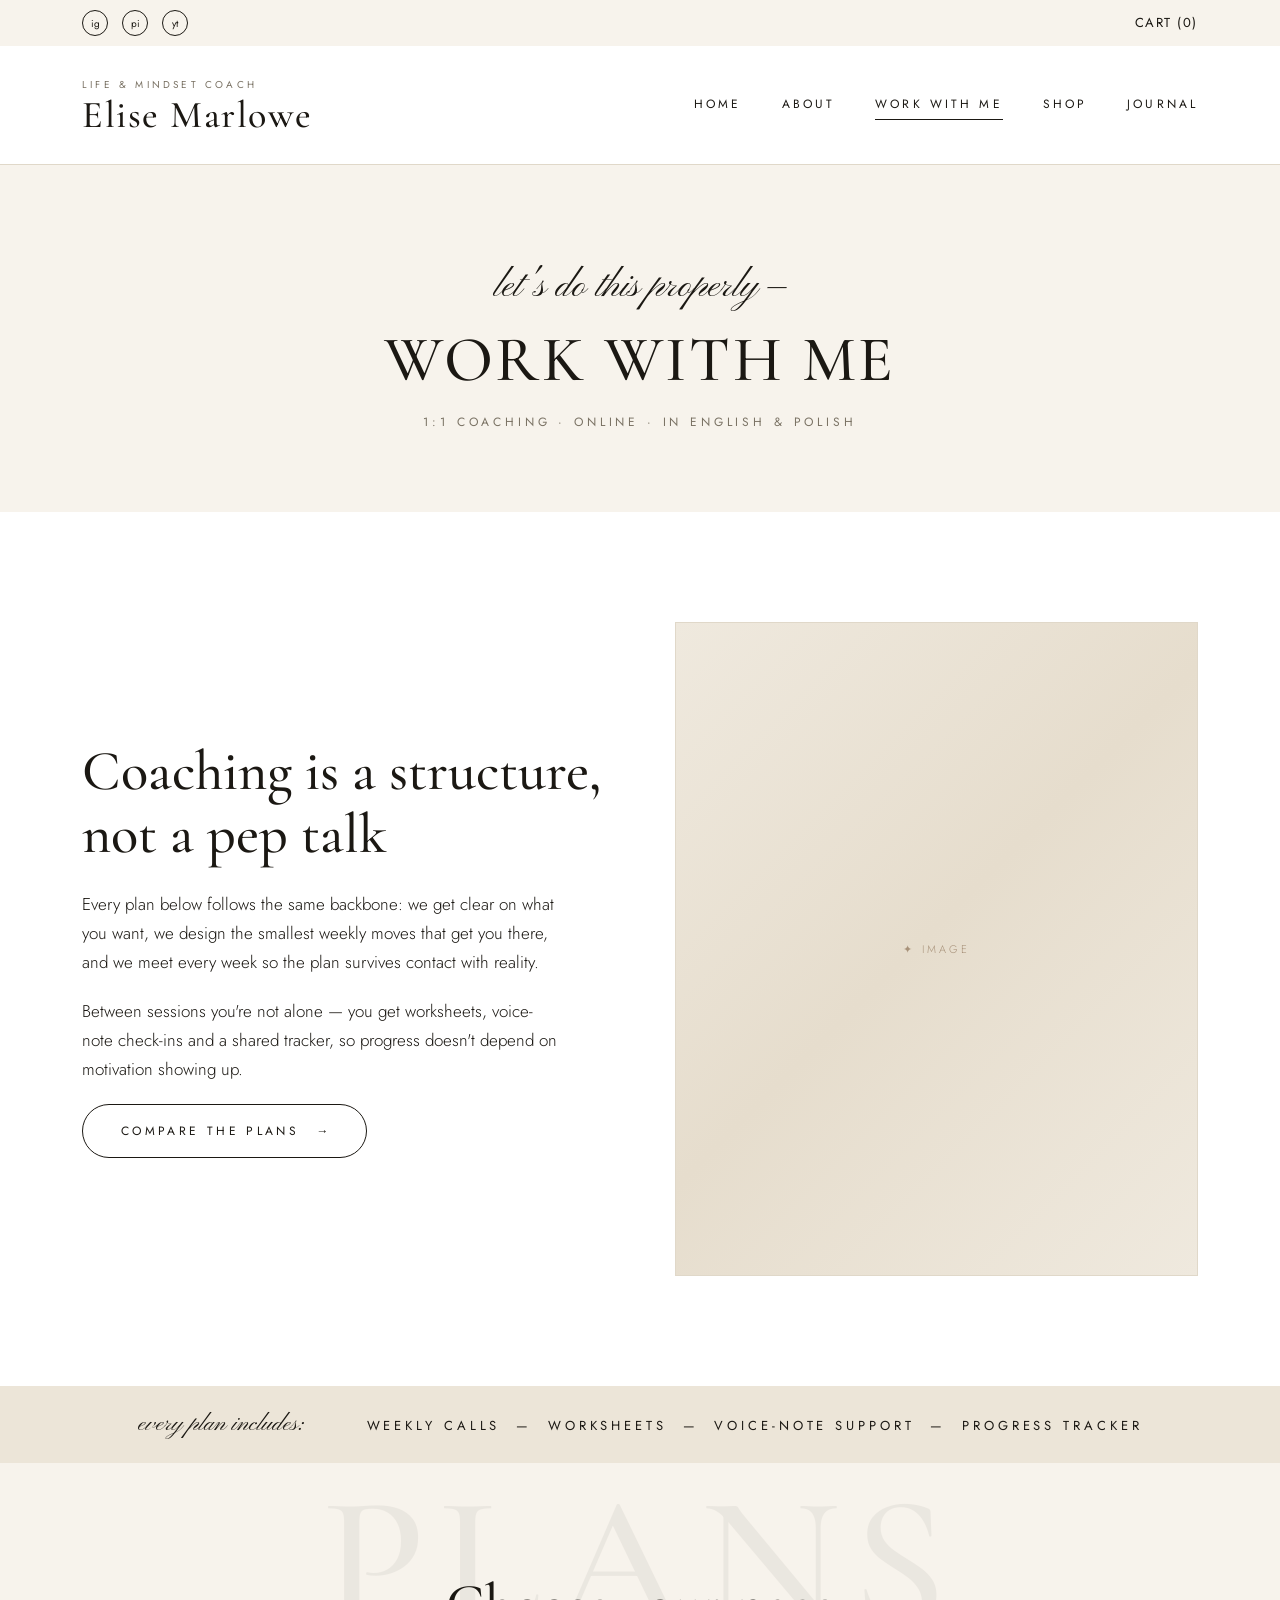
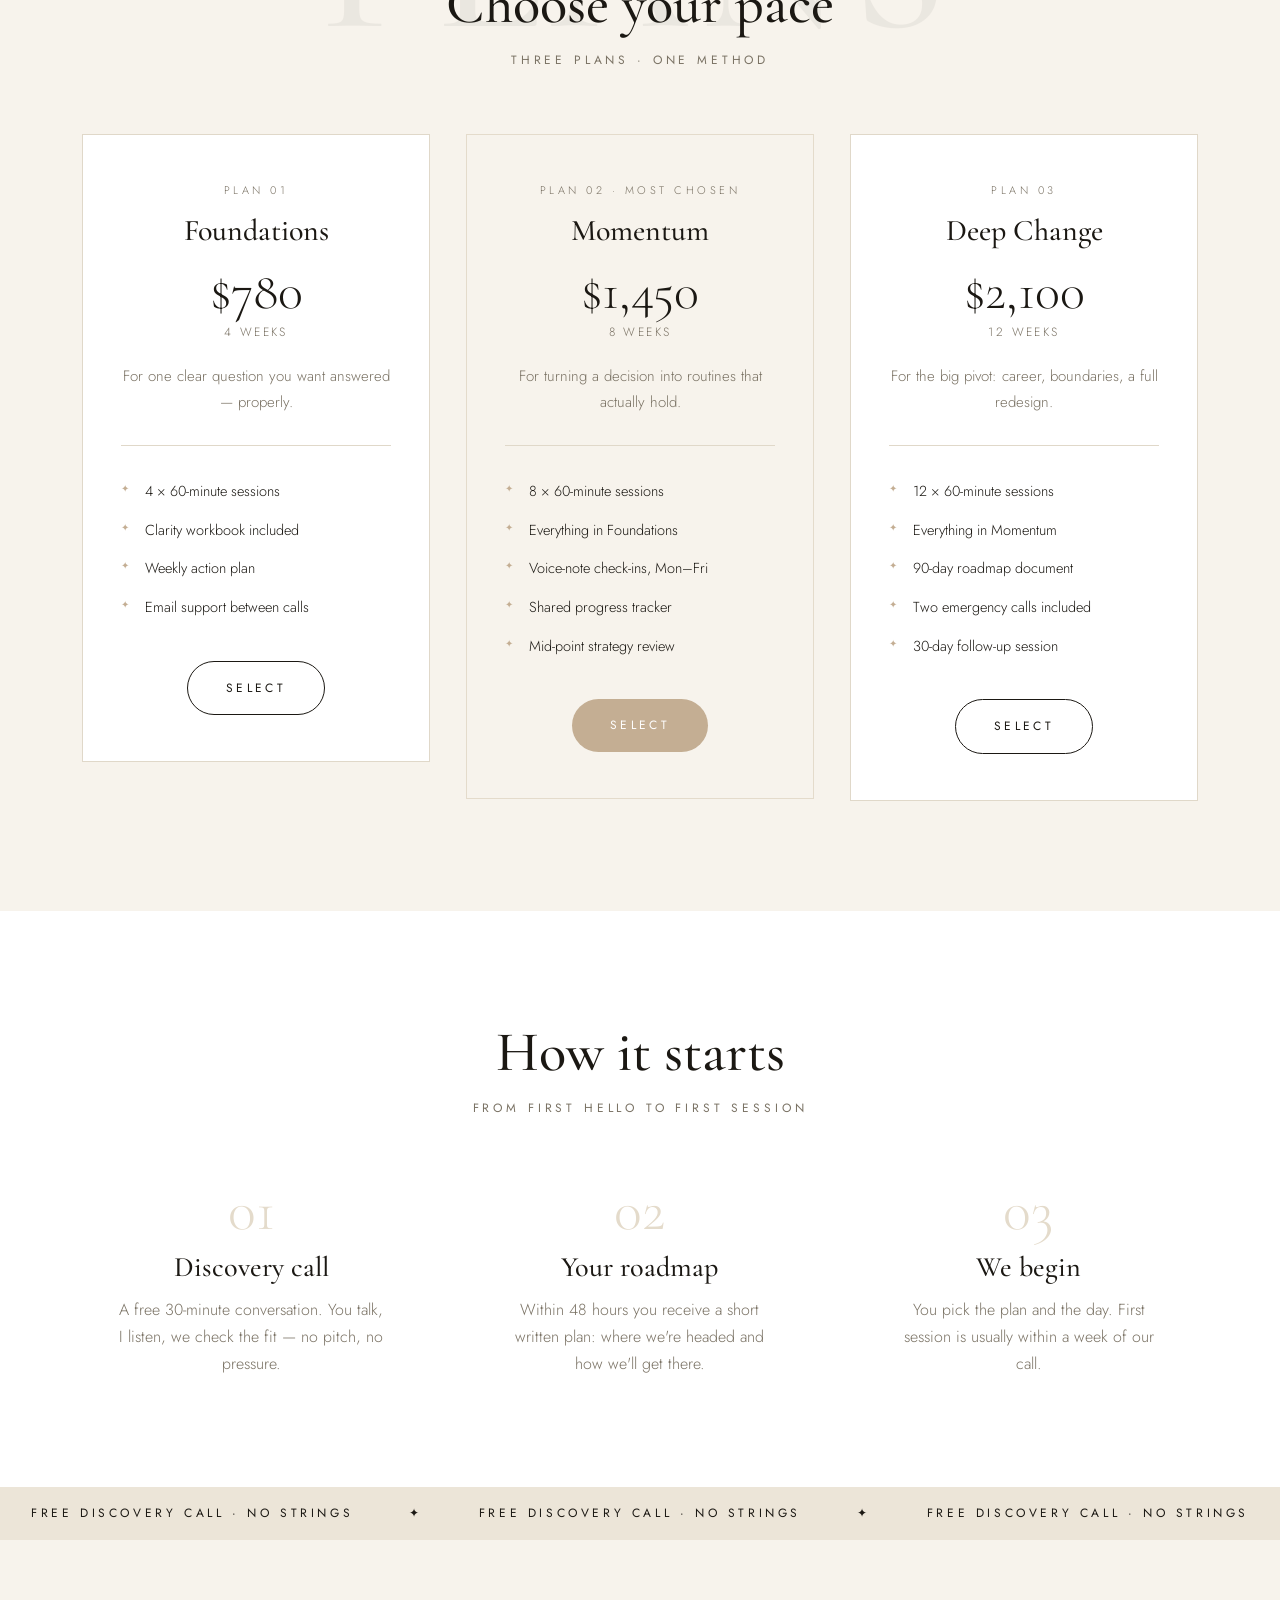
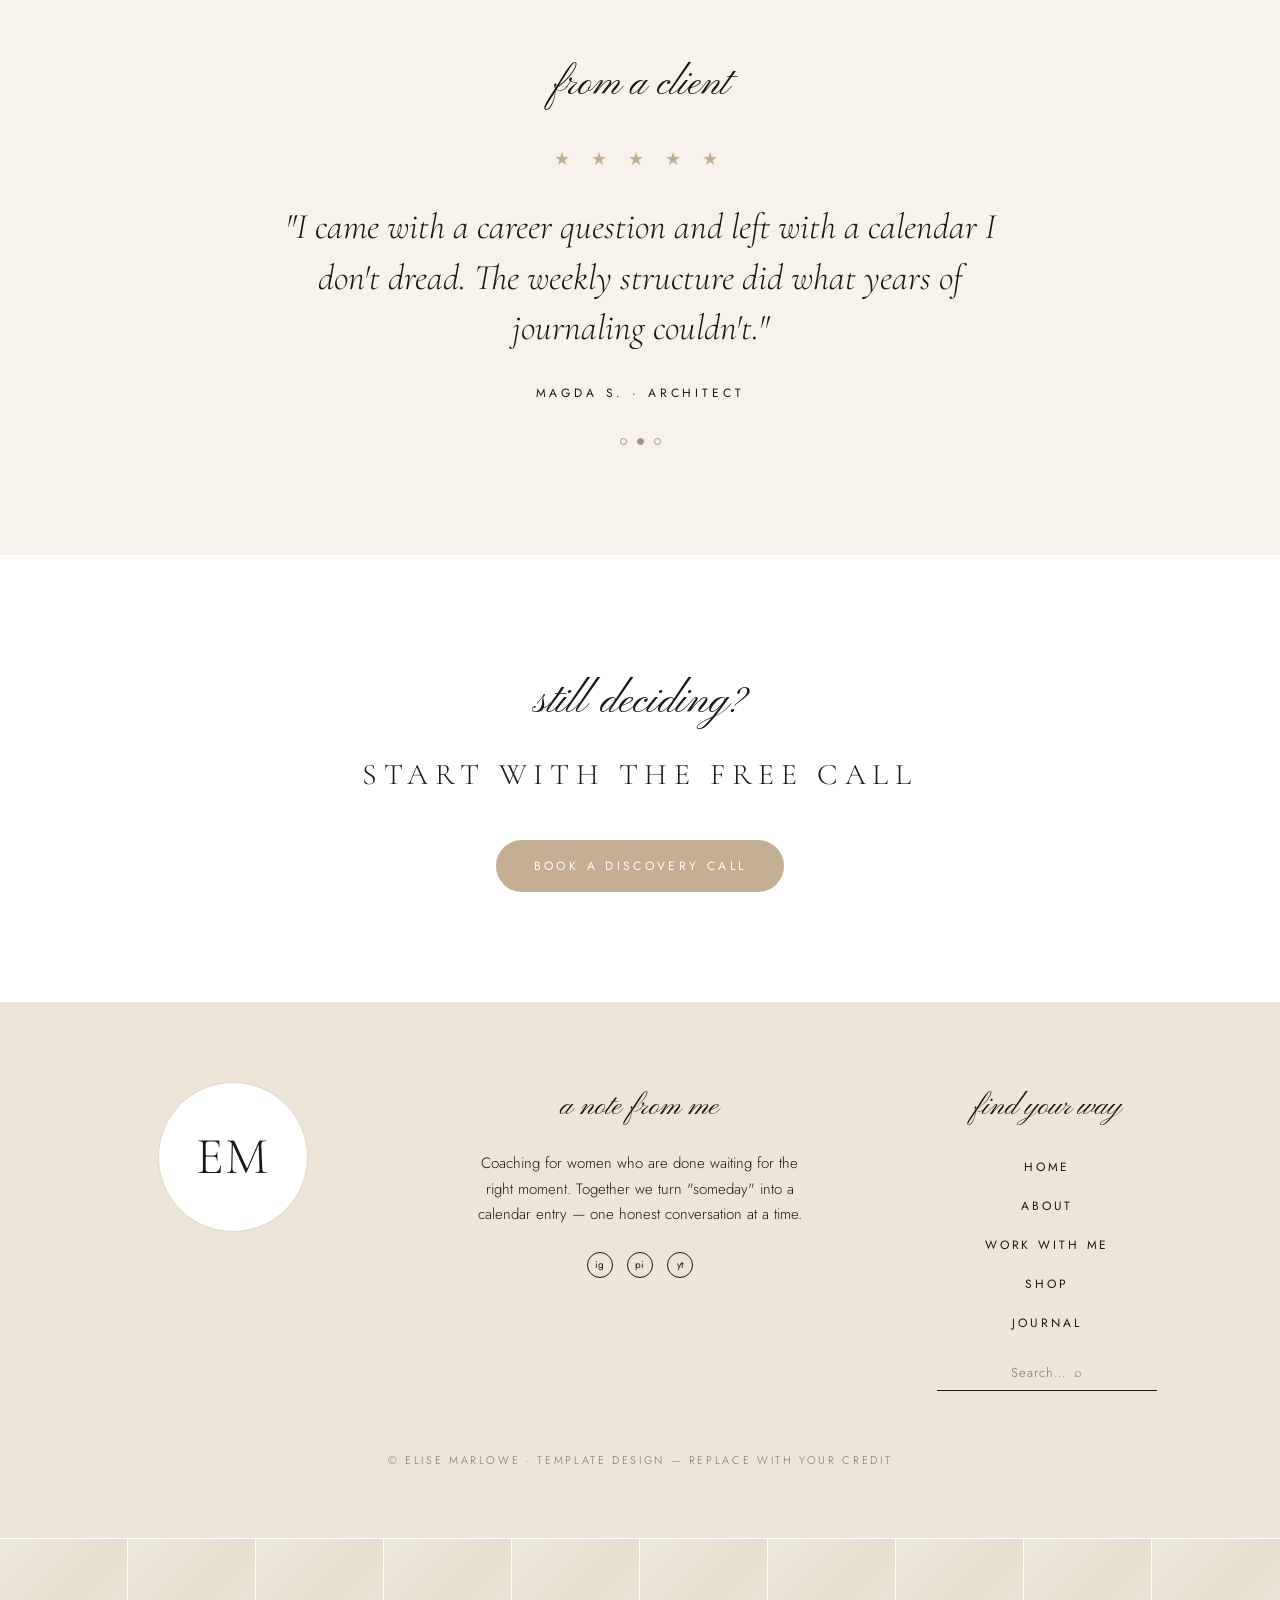
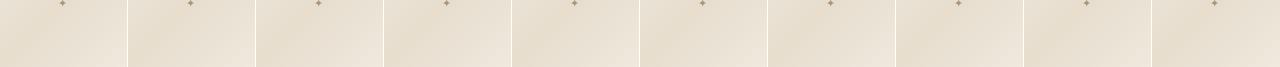
<file: work-with-me.html>
<!DOCTYPE html>
<html lang="en">
<head>
<meta charset="UTF-8">
<meta name="viewport" content="width=device-width, initial-scale=1.0">
<title>Work With Me — Elise Marlowe</title>
<link rel="preconnect" href="https://fonts.googleapis.com">
<link rel="preconnect" href="https://fonts.gstatic.com" crossorigin>
<link href="https://fonts.googleapis.com/css2?family=Cormorant+Garamond:ital,wght@0,400;0,500;0,600;1,400;1,500&family=Jost:wght@300;400&family=Pinyon+Script&display=swap" rel="stylesheet">
<link rel="stylesheet" href="styles.css">
</head>
<body>
<div class="topbar">
  <div class="wrap">
    <div class="socials">
      <a href="#" aria-label="Instagram">ig</a>
      <a href="#" aria-label="Pinterest">pi</a>
      <a href="#" aria-label="YouTube">yt</a>
    </div>
    <div class="cart label">CART&nbsp;(0)</div>
  </div>
</div>

<header class="masthead">
  <div class="wrap">
    <a class="logo" href="index.html">
      <span class="label">life &amp; mindset coach</span>
      <span class="name">Elise Marlowe</span>
    </a>
    <nav class="main">
      <a href="index.html" class="">Home</a>
      <a href="about.html" class="">About</a>
      <a href="work-with-me.html" class="active">Work With Me</a>
      <a href="shop.html" class="">Shop</a>
      <a href="blog.html" class="">Journal</a>
    </nav>
  </div>
</header>

<!-- PAGE HERO -->
<section class="page-hero">
  <span class="script">let's do this properly —</span>
  <h1>Work With Me</h1>
  <span class="label">1:1 coaching · online · in english &amp; polish</span>
</section>

<!-- INTRO -->
<section class="section">
  <div class="wrap story">
    <div>
      <h2>Coaching is a structure, not a pep talk</h2>
      <p>Every plan below follows the same backbone: we get clear on what you want, we design the smallest weekly moves that get you there, and we meet every week so the plan survives contact with reality.</p>
      <p>Between sessions you're not alone — you get worksheets, voice-note check-ins and a shared tracker, so progress doesn't depend on motivation showing up.</p>
      <a class="btn ghost" href="#plans">Compare the plans <span class="arr">→</span></a>
    </div>
    <div class="ph tall"></div>
  </div>
</section>

<!-- STRIP -->
<div class="strip">
  <div class="inner">
    <span class="script">every plan includes:</span>
    <span class="label">WEEKLY CALLS&nbsp;&nbsp;—&nbsp;&nbsp;WORKSHEETS&nbsp;&nbsp;—&nbsp;&nbsp;VOICE-NOTE SUPPORT&nbsp;&nbsp;—&nbsp;&nbsp;PROGRESS TRACKER</span>
  </div>
</div>

<!-- PRICING -->
<section id="plans" class="section cream wm" data-wm="PLANS">
  <div class="wrap">
    <div class="sec-head center">
      <h2>Choose your pace</h2>
      <span class="label">three plans · one method</span>
    </div>
    <div class="plans">
      <div class="plan">
        <div class="tier">Plan 01</div>
        <h3>Foundations</h3>
        <div class="price">$780</div>
        <div class="per">4 weeks</div>
        <p class="desc">For one clear question you want answered — properly.</p>
        <ul>
          <li>4 × 60-minute sessions</li>
          <li>Clarity workbook included</li>
          <li>Weekly action plan</li>
          <li>Email support between calls</li>
        </ul>
        <a class="btn ghost" href="#">Select</a>
      </div>
      <div class="plan hi">
        <div class="tier">Plan 02 · most chosen</div>
        <h3>Momentum</h3>
        <div class="price">$1,450</div>
        <div class="per">8 weeks</div>
        <p class="desc">For turning a decision into routines that actually hold.</p>
        <ul>
          <li>8 × 60-minute sessions</li>
          <li>Everything in Foundations</li>
          <li>Voice-note check-ins, Mon–Fri</li>
          <li>Shared progress tracker</li>
          <li>Mid-point strategy review</li>
        </ul>
        <a class="btn" href="#">Select</a>
      </div>
      <div class="plan">
        <div class="tier">Plan 03</div>
        <h3>Deep Change</h3>
        <div class="price">$2,100</div>
        <div class="per">12 weeks</div>
        <p class="desc">For the big pivot: career, boundaries, a full redesign.</p>
        <ul>
          <li>12 × 60-minute sessions</li>
          <li>Everything in Momentum</li>
          <li>90-day roadmap document</li>
          <li>Two emergency calls included</li>
          <li>30-day follow-up session</li>
        </ul>
        <a class="btn ghost" href="#">Select</a>
      </div>
    </div>
  </div>
</section>

<!-- PROCESS -->
<section class="section">
  <div class="wrap">
    <div class="sec-head center">
      <h2>How it starts</h2>
      <span class="label">from first hello to first session</span>
    </div>
    <div class="steps">
      <div class="step">
        <h3>Discovery call</h3>
        <p>A free 30-minute conversation. You talk, I listen, we check the fit — no pitch, no pressure.</p>
      </div>
      <div class="step">
        <h3>Your roadmap</h3>
        <p>Within 48 hours you receive a short written plan: where we're headed and how we'll get there.</p>
      </div>
      <div class="step">
        <h3>We begin</h3>
        <p>You pick the plan and the day. First session is usually within a week of our call.</p>
      </div>
    </div>
  </div>
</section>

<!-- TICKER -->
<div class="ticker">
  <div class="inner">
    <span>Free discovery call · no strings</span><span>✦</span>
    <span>Free discovery call · no strings</span><span>✦</span>
    <span>Free discovery call · no strings</span>
  </div>
</div>

<!-- TESTIMONIAL -->
<section class="section cream">
  <div class="wrap center">
    <span class="script" style="font-size:40px;display:block;margin-bottom:26px">from a client</span>
    <div class="testi">
      <div class="stars">★ ★ ★ ★ ★</div>
      <p class="q">"I came with a career question and left with a calendar I don't dread. The weekly structure did what years of journaling couldn't."</p>
      <div class="who label">Magda&nbsp;S. · architect</div>
      <div class="dots"><i></i><i class="on"></i><i></i></div>
    </div>
  </div>
</section>

<!-- CTA -->
<section class="section cta-band">
  <div class="wrap">
    <span class="script">still deciding?</span>
    <div class="line serif">Start with the free call</div>
    <a class="btn" href="#">Book a discovery call</a>
  </div>
</section>

<footer>
  <div class="wrap foot-grid">
    <div class="foot-col">
      <div class="monogram">EM</div>
    </div>
    <div class="foot-col">
      <span class="script">a note from me</span>
      <p>Coaching for women who are done waiting for the right moment. Together we turn "someday" into a calendar entry — one honest conversation at a time.</p>
      <div class="socials foot-socials">
        <a href="#" aria-label="Instagram">ig</a>
        <a href="#" aria-label="Pinterest">pi</a>
        <a href="#" aria-label="YouTube">yt</a>
      </div>
    </div>
    <div class="foot-col">
      <span class="script">find your way</span>
      <ul>
        <li><a href="index.html">Home</a></li>
        <li><a href="about.html">About</a></li>
        <li><a href="work-with-me.html">Work With Me</a></li>
        <li><a href="shop.html">Shop</a></li>
        <li><a href="blog.html">Journal</a></li>
      </ul>
      <div class="foot-search"><span>Search…</span><span>⌕</span></div>
    </div>
  </div>
  <div class="credit wrap">© Elise Marlowe · Template design — replace with your credit</div>
</footer>

<div class="insta-strip">
  <div class="ph"></div><div class="ph"></div><div class="ph"></div><div class="ph"></div><div class="ph"></div>
  <div class="ph"></div><div class="ph"></div><div class="ph"></div><div class="ph"></div><div class="ph"></div>
</div>
</body>
</html>
</file>
<file: styles.css>
/* ============================================================
   ELISE MARLOWE — Life & Mindset Coach · Website Template
   Design system: white / cream / linen / sand / ink
   Type: Cormorant Garamond (display) · Pinyon Script (accents)
         Jost (body & labels)
   No JavaScript — fully static for clean Canva / Wix import.
   ============================================================ */

:root{
  --paper:#ffffff;
  --cream:#f7f3ec;
  --linen:#ece5d8;
  --linen-2:#e4dbcb;
  --sand:#c4ae93;
  --clay:#a8927a;
  --ink:#1b1813;
  --mute:#7a7264;
  --hair:#e0d8c9;
}

*{margin:0;padding:0;box-sizing:border-box}
html{scroll-behavior:smooth}
body{
  font-family:'Jost',sans-serif;
  font-weight:300;
  font-size:17px;
  line-height:1.7;
  color:var(--ink);
  background:var(--paper);
  -webkit-font-smoothing:antialiased;
}
img{max-width:100%;display:block}
a{color:inherit;text-decoration:none}
ul{list-style:none}

/* ---------- type roles ---------- */
.serif{font-family:'Cormorant Garamond',serif;font-weight:500}
.script{font-family:'Pinyon Script',cursive;font-weight:400}
.label{
  font-family:'Jost',sans-serif;font-weight:400;
  font-size:12px;letter-spacing:.32em;text-transform:uppercase;
}
h1,h2,h3{font-family:'Cormorant Garamond',serif;font-weight:500;line-height:1.12}
h1{font-size:clamp(44px,6.4vw,88px)}
h2{font-size:clamp(34px,4.4vw,58px)}
h3{font-size:clamp(22px,2.2vw,30px)}
.muted{color:var(--mute)}

/* ---------- buttons ---------- */
.btn{
  display:inline-block;
  font-family:'Jost',sans-serif;font-weight:400;
  font-size:12px;letter-spacing:.28em;text-transform:uppercase;
  padding:16px 38px;border-radius:999px;
  background:var(--sand);color:#fff;
  transition:background .25s ease;
}
.btn:hover{background:var(--clay)}
.btn.ghost{
  background:transparent;color:var(--ink);
  border:1px solid var(--ink);
}
.btn.ghost:hover{background:var(--ink);color:#fff}
.btn .arr{margin-left:10px;letter-spacing:0}

/* ---------- layout helpers ---------- */
.wrap{max-width:1180px;margin:0 auto;padding:0 32px}
.section{padding:110px 0;position:relative}
.section.cream{background:var(--cream)}
.section.linen{background:var(--linen)}
.center{text-align:center}

/* giant ghost watermark behind section headings */
.wm{position:relative}
.wm::before{
  content:attr(data-wm);
  position:absolute;left:50%;top:6px;transform:translateX(-50%);
  font-family:'Cormorant Garamond',serif;font-weight:500;
  font-size:clamp(90px,15vw,210px);
  letter-spacing:.06em;
  color:var(--ink);opacity:.05;
  white-space:nowrap;pointer-events:none;line-height:1;
}
.wm > *{position:relative;z-index:1}

/* section heading block */
.sec-head{margin-bottom:64px}
.sec-head .script{font-size:clamp(30px,3vw,42px);color:var(--ink);display:block;margin-bottom:6px}
.sec-head .label{color:var(--mute);display:block;margin-top:14px}

/* ---------- image placeholders (replace with your photos) ---------- */
.ph{
  background:
    linear-gradient(135deg,#efe9de 0%,#e6ddcd 48%,#efe9de 100%);
  border:1px solid var(--hair);
  display:flex;align-items:center;justify-content:center;
  color:var(--clay);
  font-family:'Jost',sans-serif;font-size:11px;
  letter-spacing:.3em;text-transform:uppercase;
  min-height:200px;text-align:center;
}
.ph::after{content:'✦  image'}
.ph.tall{aspect-ratio:3/4}
.ph.wide{aspect-ratio:16/9}
.ph.square{aspect-ratio:1/1;min-height:0}
.ph.hero-bg{position:absolute;inset:0;min-height:0;border:0}
.ph.hero-bg::after{content:'✦  full-width hero image'}

/* ============================================================
   HEADER
   ============================================================ */
.topbar{
  background:var(--cream);
  padding:10px 0;
}
.topbar .wrap{display:flex;justify-content:space-between;align-items:center}
.socials{display:flex;gap:14px}
.socials a{
  width:26px;height:26px;border-radius:50%;
  border:1px solid var(--ink);
  display:flex;align-items:center;justify-content:center;
  font-size:10px;font-weight:400;letter-spacing:0;
  transition:all .25s ease;
}
.socials a:hover{background:var(--ink);color:#fff}
.cart{font-size:13px;letter-spacing:.12em}

.masthead{padding:34px 0 30px;border-bottom:1px solid var(--hair)}
.masthead .wrap{
  display:flex;flex-wrap:wrap;align-items:center;
  justify-content:space-between;gap:24px;
}
.logo{line-height:1}
.logo .label{display:block;font-size:10px;margin-bottom:6px;color:var(--mute)}
.logo .name{
  font-family:'Cormorant Garamond',serif;font-weight:500;
  font-size:38px;letter-spacing:.04em;
}
nav.main{display:flex;gap:40px}
nav.main a{
  font-size:12px;letter-spacing:.26em;text-transform:uppercase;
  font-weight:400;padding-bottom:4px;
  border-bottom:1px solid transparent;
  transition:border-color .25s ease;
}
nav.main a:hover,nav.main a.active{border-color:var(--ink)}

/* ============================================================
   HERO (home)
   ============================================================ */
.hero{
  position:relative;min-height:600px;
  display:flex;align-items:center;justify-content:center;
  text-align:center;overflow:hidden;
}
.hero-inner{position:relative;z-index:1;padding:80px 24px}
.hero .script{font-size:clamp(32px,3.6vw,52px);display:block;margin-bottom:8px;color:var(--ink)}
.hero h1{letter-spacing:.02em;text-transform:uppercase;max-width:15ch;margin:0 auto 40px}
/* soft veil so headline stays readable over any photo */
.hero-veil{position:absolute;inset:0;background:rgba(247,243,236,.35)}

/* page hero (subpages) */
.page-hero{
  background:var(--cream);
  padding:90px 0 80px;text-align:center;
}
.page-hero .script{font-size:clamp(30px,3vw,44px);display:block;margin-bottom:4px}
.page-hero h1{text-transform:uppercase;letter-spacing:.04em;font-size:clamp(38px,5vw,64px)}
.page-hero .label{color:var(--mute);display:block;margin-top:16px}

/* ============================================================
   HOME SECTIONS
   ============================================================ */

/* about intro */
.about-grid{
  display:grid;grid-template-columns:1fr 1fr;
  gap:70px;align-items:center;
}
.about-copy h2{margin-bottom:6px}
.about-copy .label{color:var(--mute);display:block;margin-bottom:26px}
.about-copy p{margin-bottom:34px;max-width:44ch}
.about-visual{position:relative;padding:40px 60px 60px 40px}
.about-visual .ph{width:78%;margin-left:auto}
.badge{
  position:absolute;top:0;left:0;width:150px;height:150px;
  z-index:2;
  animation:spin 22s linear infinite;
}
@keyframes spin{to{transform:rotate(360deg)}}
@media (prefers-reduced-motion:reduce){.badge{animation:none}}
.quote-card{
  position:absolute;right:0;bottom:0;z-index:2;
  background:var(--cream);border:1px solid var(--hair);
  padding:36px 40px;max-width:340px;text-align:center;
  box-shadow:0 20px 40px rgba(27,24,19,.06);
}
.quote-card .q{
  font-family:'Cormorant Garamond',serif;
  font-size:22px;line-height:1.45;
}
.quote-card .script{display:block;margin-top:14px;font-size:26px}

/* marquee strip */
.strip{
  background:var(--linen);
  padding:18px 0;overflow:hidden;white-space:nowrap;
}
.strip .inner{display:flex;gap:64px;justify-content:center;align-items:baseline}
.strip .script{font-size:24px}
.strip .label{font-size:13px;letter-spacing:.3em}

/* services / packages */
.cards-3{display:grid;grid-template-columns:repeat(3,1fr);gap:44px}
.svc{text-align:center}
.svc .visual{position:relative;margin-bottom:30px}
.svc .num{
  position:absolute;left:50%;bottom:-38px;transform:translateX(-50%);
  font-family:'Cormorant Garamond',serif;
  font-size:120px;line-height:1;color:var(--linen-2);
  mix-blend-mode:multiply;pointer-events:none;
}
.svc h3{margin:44px 0 14px}
.svc p{max-width:34ch;margin:0 auto 26px;color:var(--mute);font-size:16px}

/* products */
.prod{background:var(--paper);text-align:center}
.prod .ph{aspect-ratio:4/5}
.prod .body{padding:22px 16px 26px;border:1px solid var(--hair);border-top:0}
.prod .title{font-size:16px;font-weight:400;letter-spacing:.02em}
.prod .price{font-family:'Cormorant Garamond',serif;font-size:22px;margin-top:6px}

/* stats */
.stats{display:grid;grid-template-columns:repeat(3,1fr);gap:40px;text-align:center}
.stat .big{
  font-family:'Cormorant Garamond',serif;
  font-size:clamp(70px,8vw,120px);line-height:1;
  color:var(--linen-2);
}
.stat .what{
  font-family:'Cormorant Garamond',serif;font-size:26px;
  text-transform:uppercase;letter-spacing:.08em;margin-top:10px;
}
.stat .script{font-size:26px;color:var(--mute);display:block;margin-top:6px}

/* split feature (freebie) */
.split{display:grid;grid-template-columns:1fr 1fr;min-height:520px}
.split .media{position:relative}
.split .media .ph{position:absolute;inset:0;min-height:0}
.split .content{
  background:var(--cream);
  display:flex;flex-direction:column;justify-content:center;
  padding:80px 9vw 80px 70px;
}
.split .content h2{margin-bottom:4px}
.split .content .label{color:var(--mute);display:block;margin-bottom:26px}
.split .content p{margin-bottom:36px;max-width:46ch}
.split.flip .media{order:2}
.split.flip .content{order:1;padding:80px 70px 80px 9vw}

/* ticker band */
.ticker{
  background:var(--linen);
  padding:16px 0;overflow:hidden;white-space:nowrap;
}
.ticker .inner{display:flex;gap:56px;justify-content:center}
.ticker span{
  font-size:12px;letter-spacing:.3em;text-transform:uppercase;
  color:var(--ink);font-weight:400;
}

/* testimonials */
.testi{max-width:760px;margin:0 auto}
.stars{color:var(--sand);letter-spacing:8px;font-size:18px;margin-bottom:28px}
.testi .q{
  font-family:'Cormorant Garamond',serif;font-style:italic;
  font-size:clamp(26px,3vw,36px);line-height:1.4;
}
.testi .who{margin-top:30px}
.dots{margin-top:34px;display:flex;gap:10px;justify-content:center}
.dots i{
  width:7px;height:7px;border-radius:50%;
  border:1px solid var(--clay);display:block;
}
.dots i.on{background:var(--clay)}

/* blog split */
.blog-list{display:flex;flex-direction:column;gap:18px;margin-bottom:40px}
.post-row{
  display:grid;grid-template-columns:96px 1fr;gap:22px;
  background:var(--paper);border:1px solid var(--hair);
  padding:16px;align-items:center;
}
.post-row .ph{min-height:96px}
.post-row .t{
  font-family:'Cormorant Garamond',serif;font-style:italic;
  font-size:21px;line-height:1.3;
}
.post-row .d{font-size:12px;letter-spacing:.18em;color:var(--mute);margin-top:6px}

/* CTA band */
.cta-band{text-align:center}
.cta-band .script{font-size:clamp(34px,3.4vw,48px);display:block;margin-bottom:10px}
.cta-band .line{
  font-size:clamp(20px,2.4vw,30px);letter-spacing:.22em;
  text-transform:uppercase;font-weight:300;margin-bottom:40px;
}

/* ============================================================
   FOOTER
   ============================================================ */
footer{background:var(--linen);padding:80px 0 70px}
.foot-grid{
  display:grid;grid-template-columns:1fr 1.3fr 1fr;
  gap:60px;align-items:start;
}
.monogram{
  width:150px;height:150px;border-radius:50%;
  background:var(--paper);border:1px solid var(--hair);
  display:flex;align-items:center;justify-content:center;
  margin:0 auto;
  font-family:'Cormorant Garamond',serif;font-size:52px;
  letter-spacing:.02em;
}
.foot-col{text-align:center}
.foot-col .script{font-size:30px;display:block;margin-bottom:18px}
.foot-col p{font-size:15px;max-width:38ch;margin:0 auto 24px}
.foot-col ul li{margin-bottom:10px}
.foot-col ul a{
  font-size:12px;letter-spacing:.24em;text-transform:uppercase;font-weight:400;
}
.foot-col ul a:hover{color:var(--clay)}
.foot-search{
  margin-top:26px;display:flex;justify-content:center;gap:8px;
  border-bottom:1px solid var(--ink);padding-bottom:6px;
  max-width:220px;margin-left:auto;margin-right:auto;
  font-size:13px;color:var(--mute);letter-spacing:.08em;
}
.foot-socials{justify-content:center;margin-top:6px}
.credit{
  text-align:center;margin-top:60px;
  font-size:11px;letter-spacing:.24em;text-transform:uppercase;color:var(--mute);
}

/* bottom photo strip */
.insta-strip{display:grid;grid-template-columns:repeat(10,1fr)}
.insta-strip .ph{min-height:0;aspect-ratio:1/1;border:0;outline:1px solid var(--paper)}
.insta-strip .ph::after{content:'✦'}

/* ============================================================
   SUBPAGE ELEMENTS
   ============================================================ */

/* story block (about / work-with-me) */
.story{display:grid;grid-template-columns:1fr 1fr;gap:70px;align-items:center}
.story .ph{aspect-ratio:4/5}
.story h2{margin-bottom:24px}
.story p{margin-bottom:20px;max-width:48ch}

/* values 3-col */
.vals{display:grid;grid-template-columns:repeat(3,1fr);gap:50px;text-align:center}
.vals .script{font-size:34px;display:block;margin-bottom:12px}
.vals p{font-size:16px;color:var(--mute);max-width:32ch;margin:0 auto}

/* quote band */
.quote-band{text-align:center;padding:100px 0}
.quote-band .q{
  font-family:'Cormorant Garamond',serif;
  font-size:clamp(28px,3.6vw,44px);line-height:1.35;
  max-width:22ch;margin:0 auto;
}
.quote-band .script{display:block;margin-top:26px;font-size:34px;color:var(--mute)}

/* pricing */
.plans{display:grid;grid-template-columns:repeat(3,1fr);gap:36px;align-items:start}
.plan{
  background:var(--paper);border:1px solid var(--hair);
  padding:46px 38px;text-align:center;
}
.plan.hi{background:var(--cream);border-color:var(--linen-2)}
.plan .tier{font-size:11px;letter-spacing:.32em;text-transform:uppercase;color:var(--mute)}
.plan h3{margin:14px 0 4px;font-size:30px}
.plan .price{
  font-family:'Cormorant Garamond',serif;
  font-size:52px;line-height:1;margin:18px 0 4px;
}
.plan .per{font-size:12px;letter-spacing:.2em;text-transform:uppercase;color:var(--mute)}
.plan .desc{font-size:15px;color:var(--mute);margin:22px auto;max-width:30ch}
.plan ul{
  text-align:left;margin:30px 0 34px;
  border-top:1px solid var(--hair);padding-top:26px;
}
.plan ul li{
  font-size:14.5px;padding:7px 0 7px 24px;position:relative;
}
.plan ul li::before{
  content:'✦';position:absolute;left:0;top:8px;
  font-size:10px;color:var(--sand);
}

/* process steps */
.steps{display:grid;grid-template-columns:repeat(3,1fr);gap:50px;text-align:center;counter-reset:step}
.step{position:relative;padding-top:70px}
.step::before{
  counter-increment:step;content:counter(step,decimal-leading-zero);
  position:absolute;top:0;left:50%;transform:translateX(-50%);
  font-family:'Cormorant Garamond',serif;font-size:58px;color:var(--linen-2);line-height:1;
}
.step h3{margin-bottom:12px}
.step p{font-size:16px;color:var(--mute);max-width:30ch;margin:0 auto}

/* shop grid */
.shop-grid{display:grid;grid-template-columns:repeat(3,1fr);gap:44px}
.cat-strip{display:flex;gap:44px;justify-content:center;flex-wrap:wrap;margin-bottom:70px}
.cat-strip a{
  font-size:12px;letter-spacing:.28em;text-transform:uppercase;font-weight:400;
  padding-bottom:6px;border-bottom:1px solid transparent;
}
.cat-strip a:hover,.cat-strip a.on{border-color:var(--ink)}

/* blog page */
.feat-post{display:grid;grid-template-columns:1.2fr 1fr;gap:60px;align-items:center;margin-bottom:90px}
.feat-post .ph{aspect-ratio:4/3}
.feat-post .k{font-size:11px;letter-spacing:.3em;text-transform:uppercase;color:var(--mute);display:block;margin-bottom:16px}
.feat-post h2{font-style:italic;margin-bottom:18px}
.feat-post p{margin-bottom:28px;max-width:46ch;color:var(--mute)}
.post-grid{display:grid;grid-template-columns:repeat(3,1fr);gap:44px}
.post-card .ph{aspect-ratio:4/3;margin-bottom:20px}
.post-card .t{
  font-family:'Cormorant Garamond',serif;font-style:italic;
  font-size:23px;line-height:1.3;
}
.post-card .d{font-size:12px;letter-spacing:.18em;color:var(--mute);margin-top:8px}

/* newsletter band */
.news-band{text-align:center}
.news-band .fake-input{
  display:flex;justify-content:space-between;align-items:center;
  max-width:440px;margin:0 auto;
  border-bottom:1px solid var(--ink);padding:10px 4px;
  font-size:13px;letter-spacing:.14em;color:var(--mute);text-transform:uppercase;
}

/* ============================================================
   RESPONSIVE
   ============================================================ */
@media (max-width:960px){
  .about-grid,.story,.split,.feat-post{grid-template-columns:1fr}
  .split .content,.split.flip .content{padding:60px 32px}
  .split .media{min-height:340px}
  .cards-3,.plans,.steps,.vals,.stats,.shop-grid,.post-grid{grid-template-columns:1fr 1fr}
  .foot-grid{grid-template-columns:1fr;gap:44px}
  .insta-strip{grid-template-columns:repeat(5,1fr)}
  nav.main{gap:22px;flex-wrap:wrap;justify-content:center}
  .masthead .wrap{justify-content:center;text-align:center}
}
@media (max-width:600px){
  .cards-3,.plans,.steps,.vals,.stats,.shop-grid,.post-grid{grid-template-columns:1fr}
  .section{padding:70px 0}
  .about-visual{padding:30px 0 120px 0}
  .about-visual .ph{width:100%}
  .quote-card{position:relative;margin:-60px auto 0;right:auto}
  .badge{width:110px;height:110px}
  .insta-strip{grid-template-columns:repeat(2,1fr)}
}
</file>
